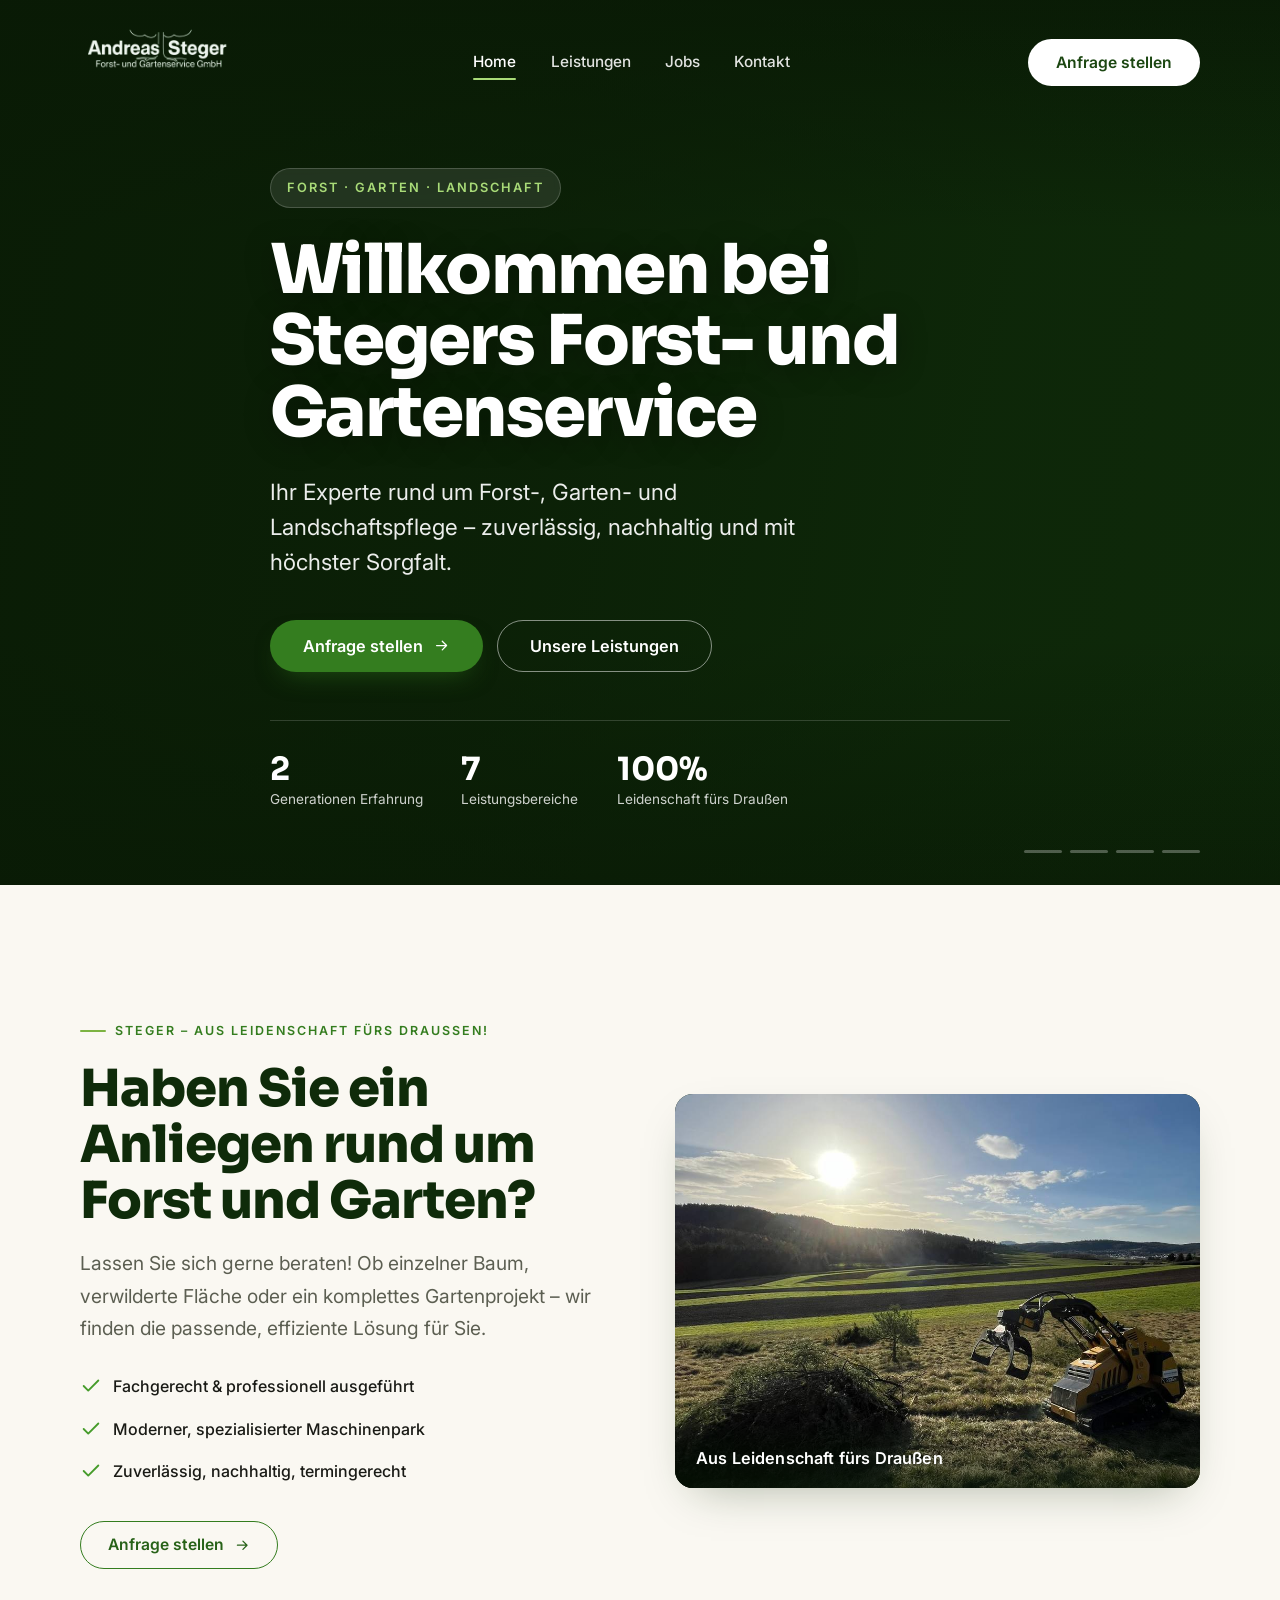
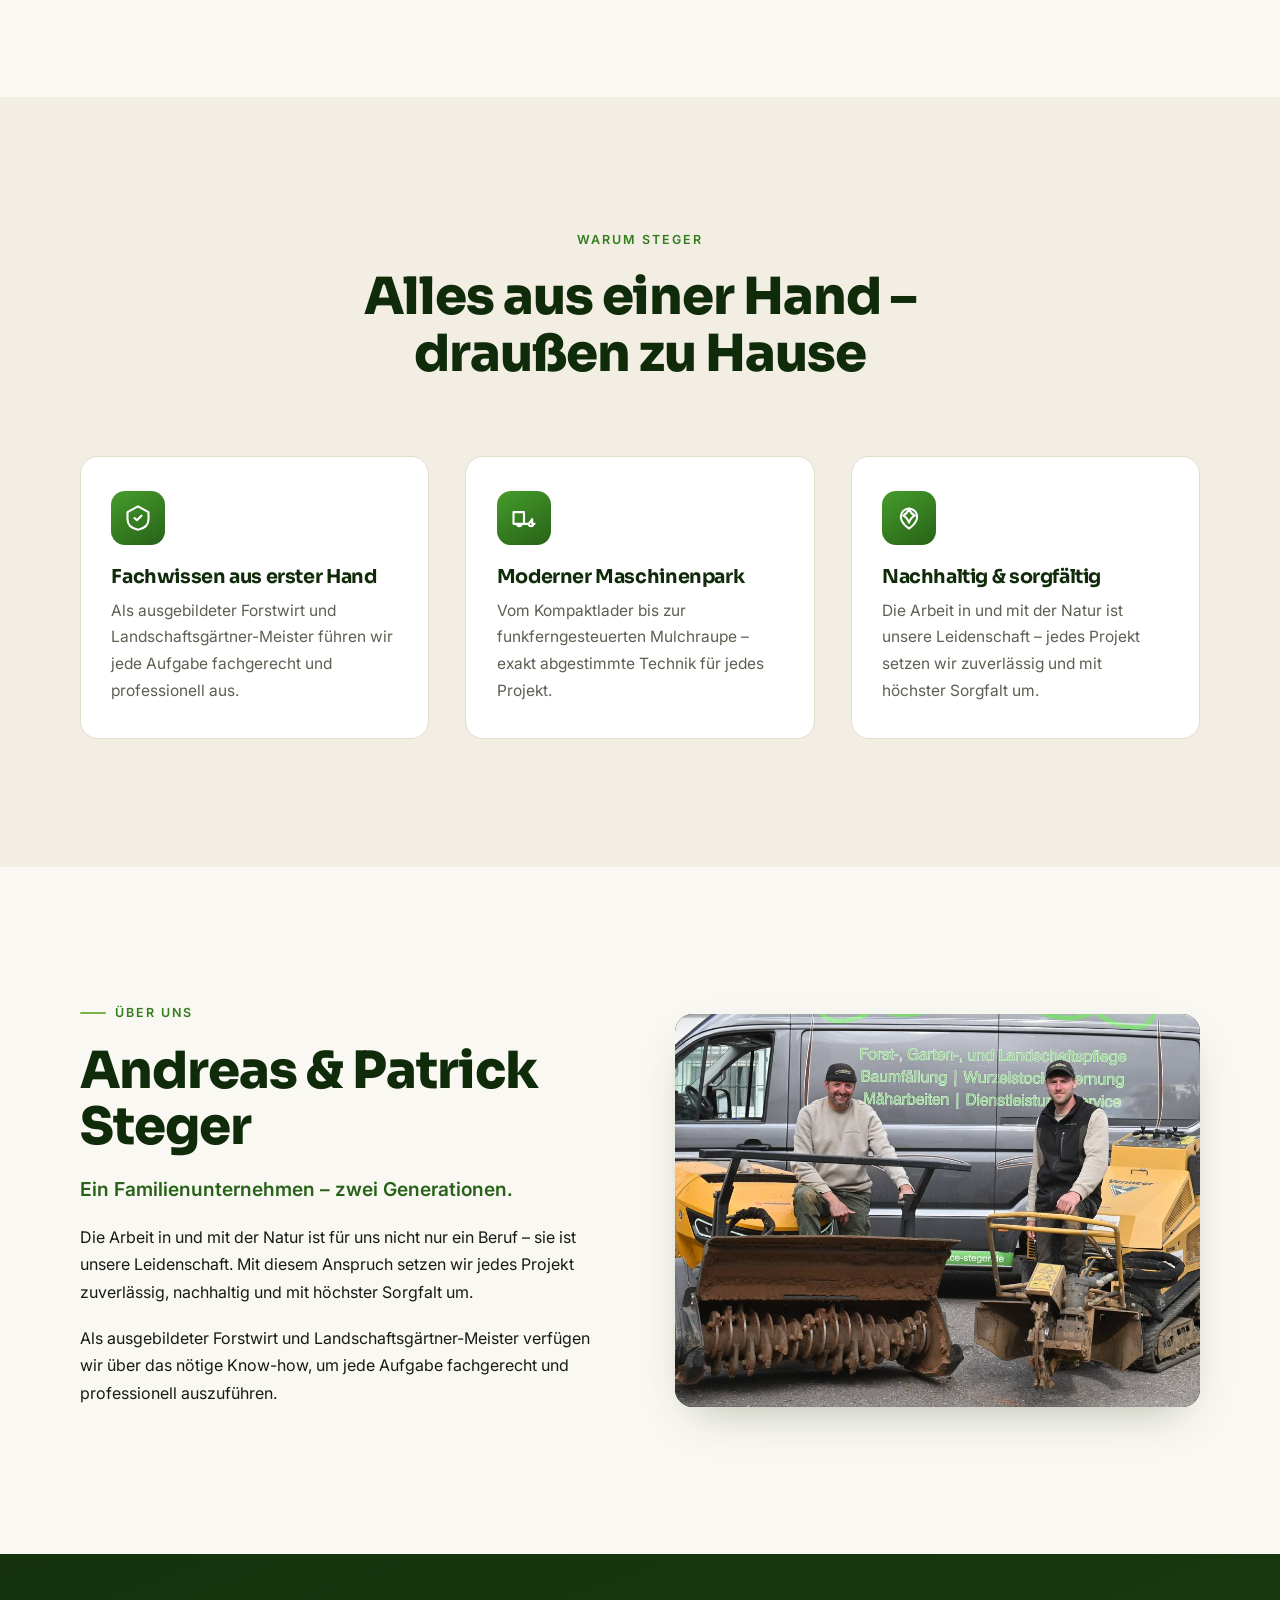
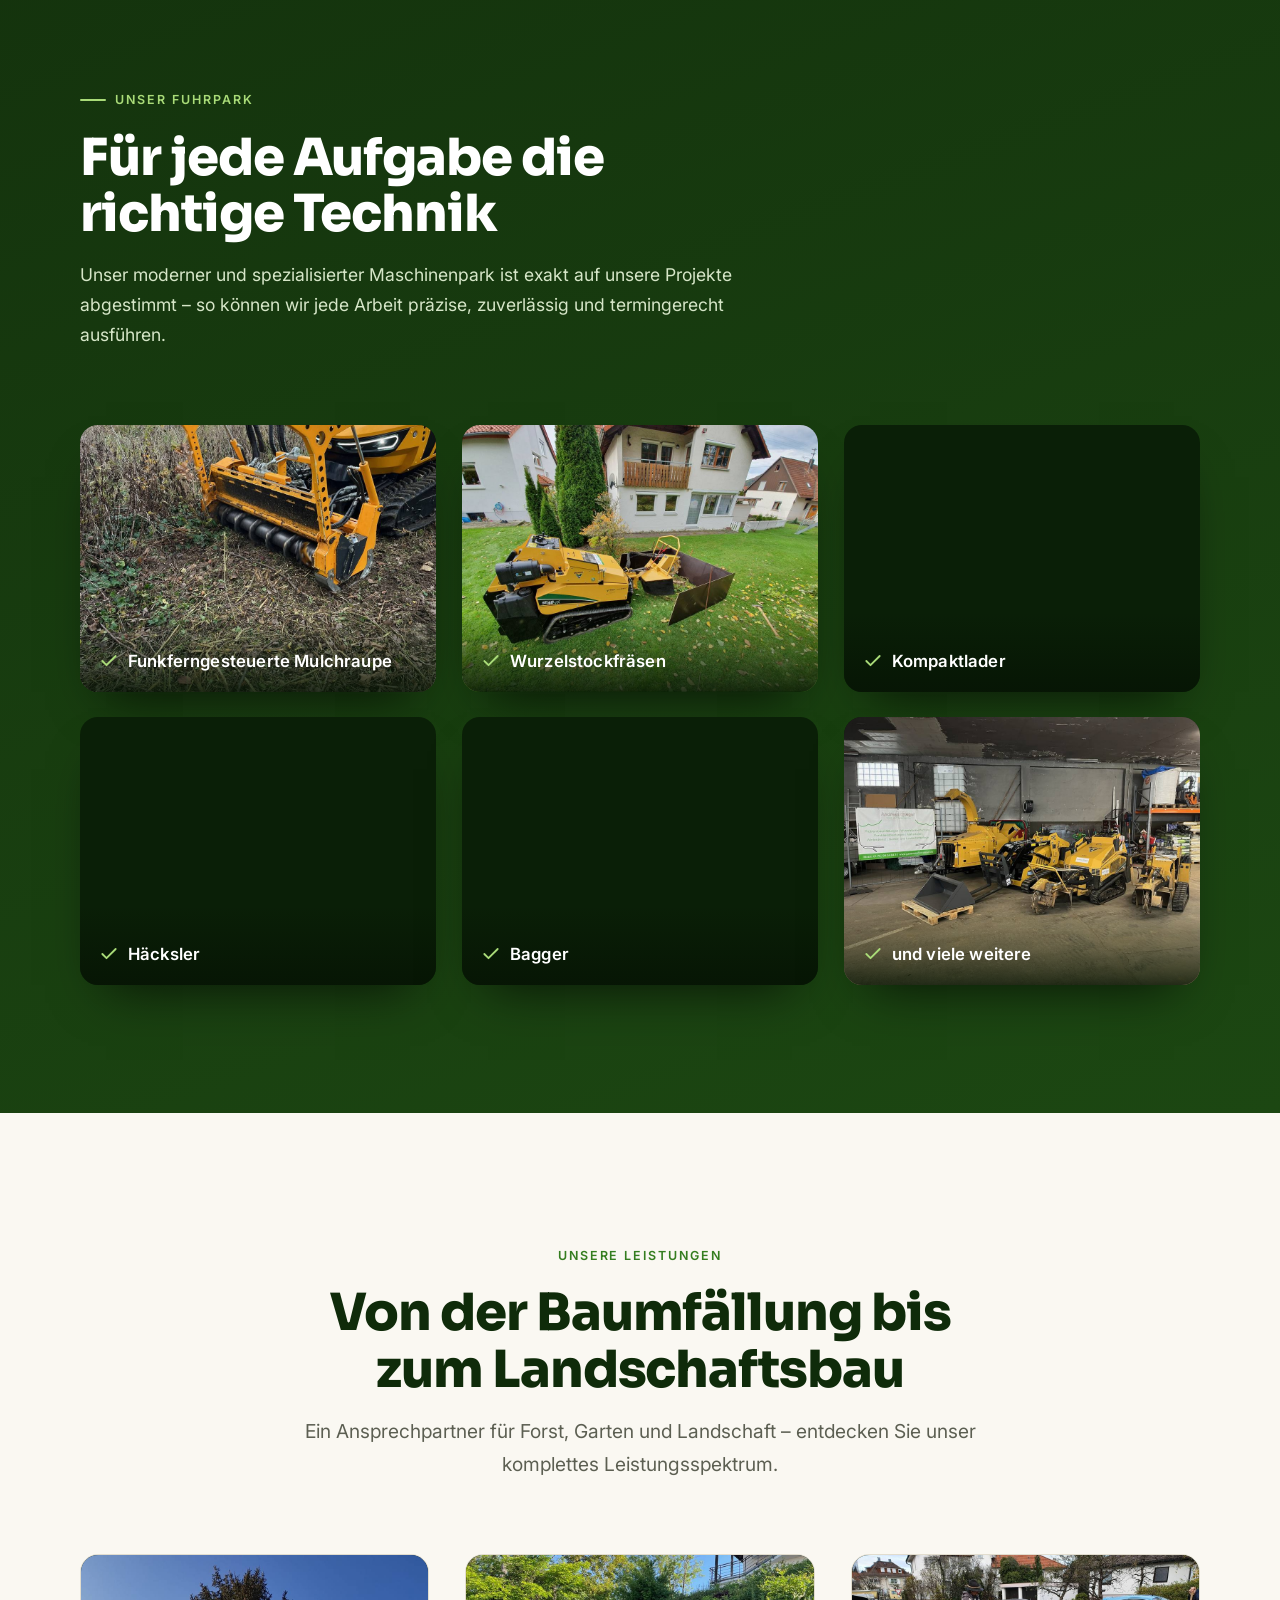
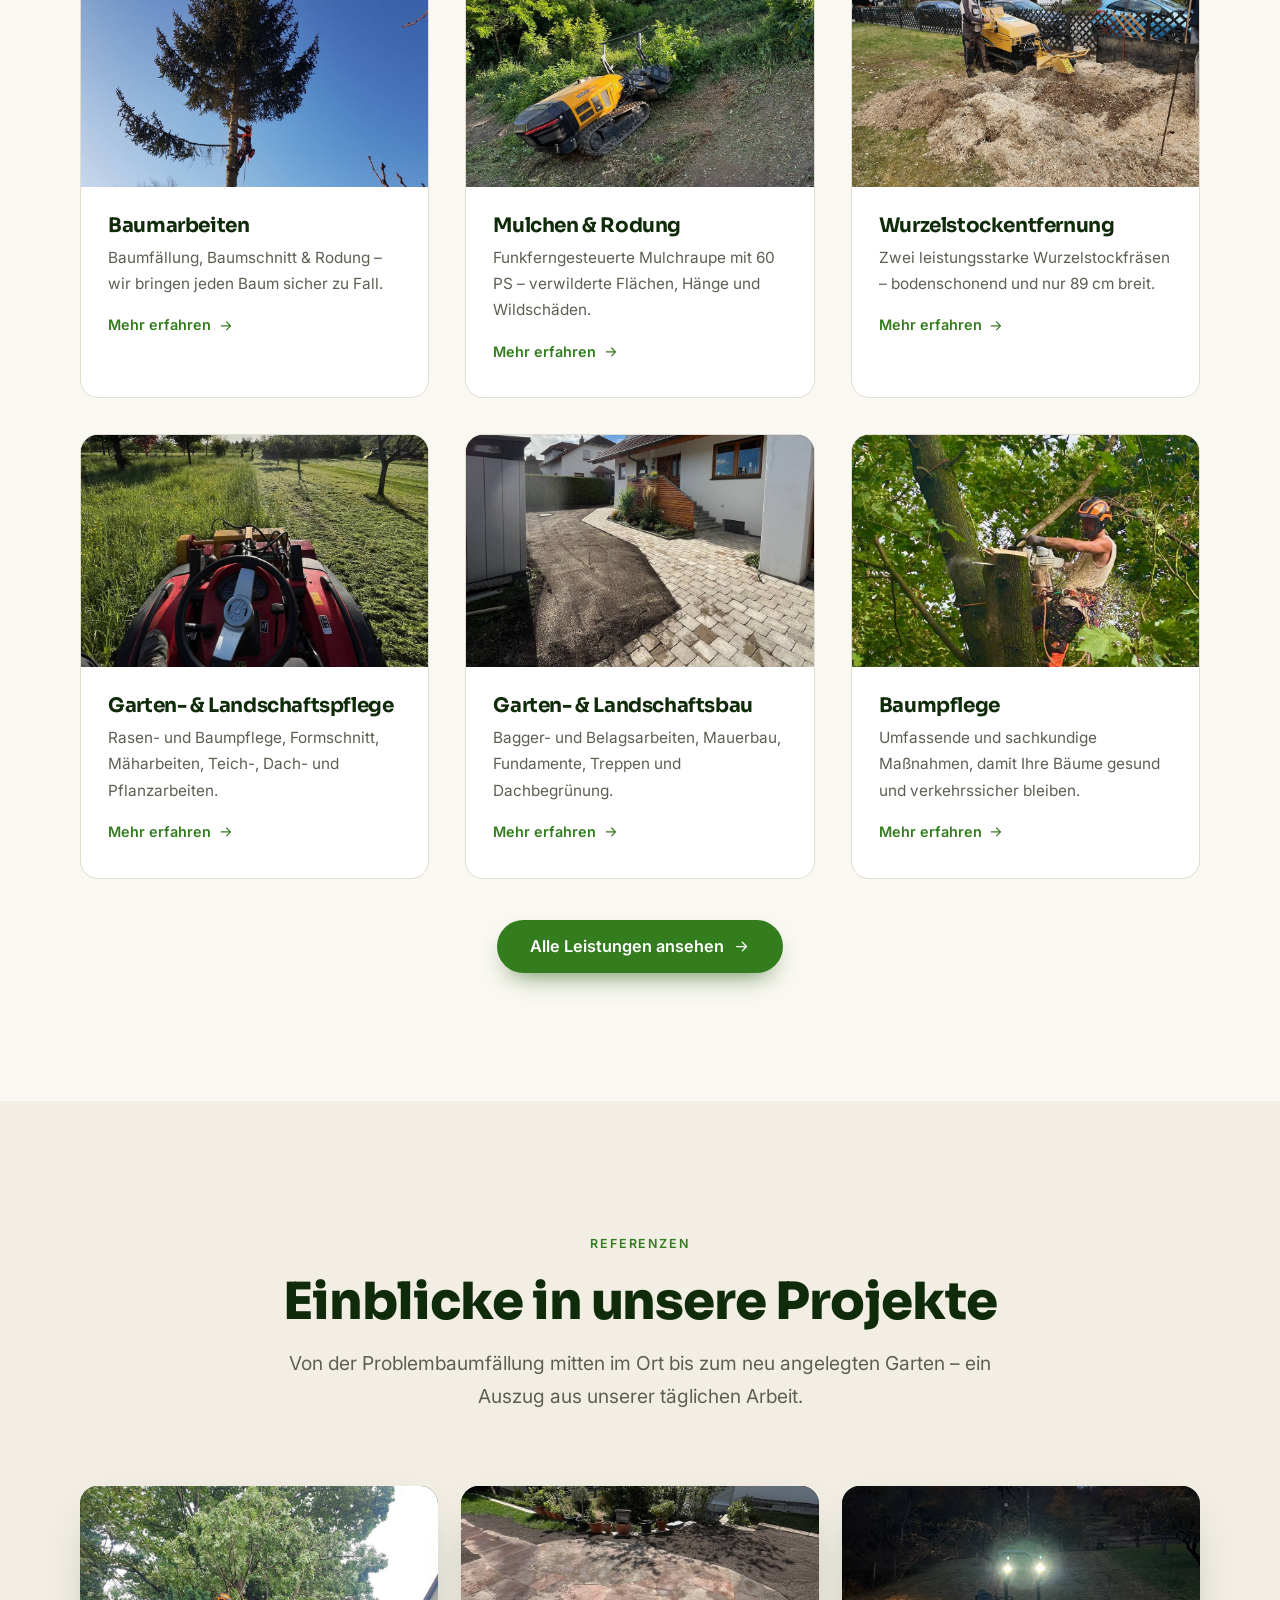
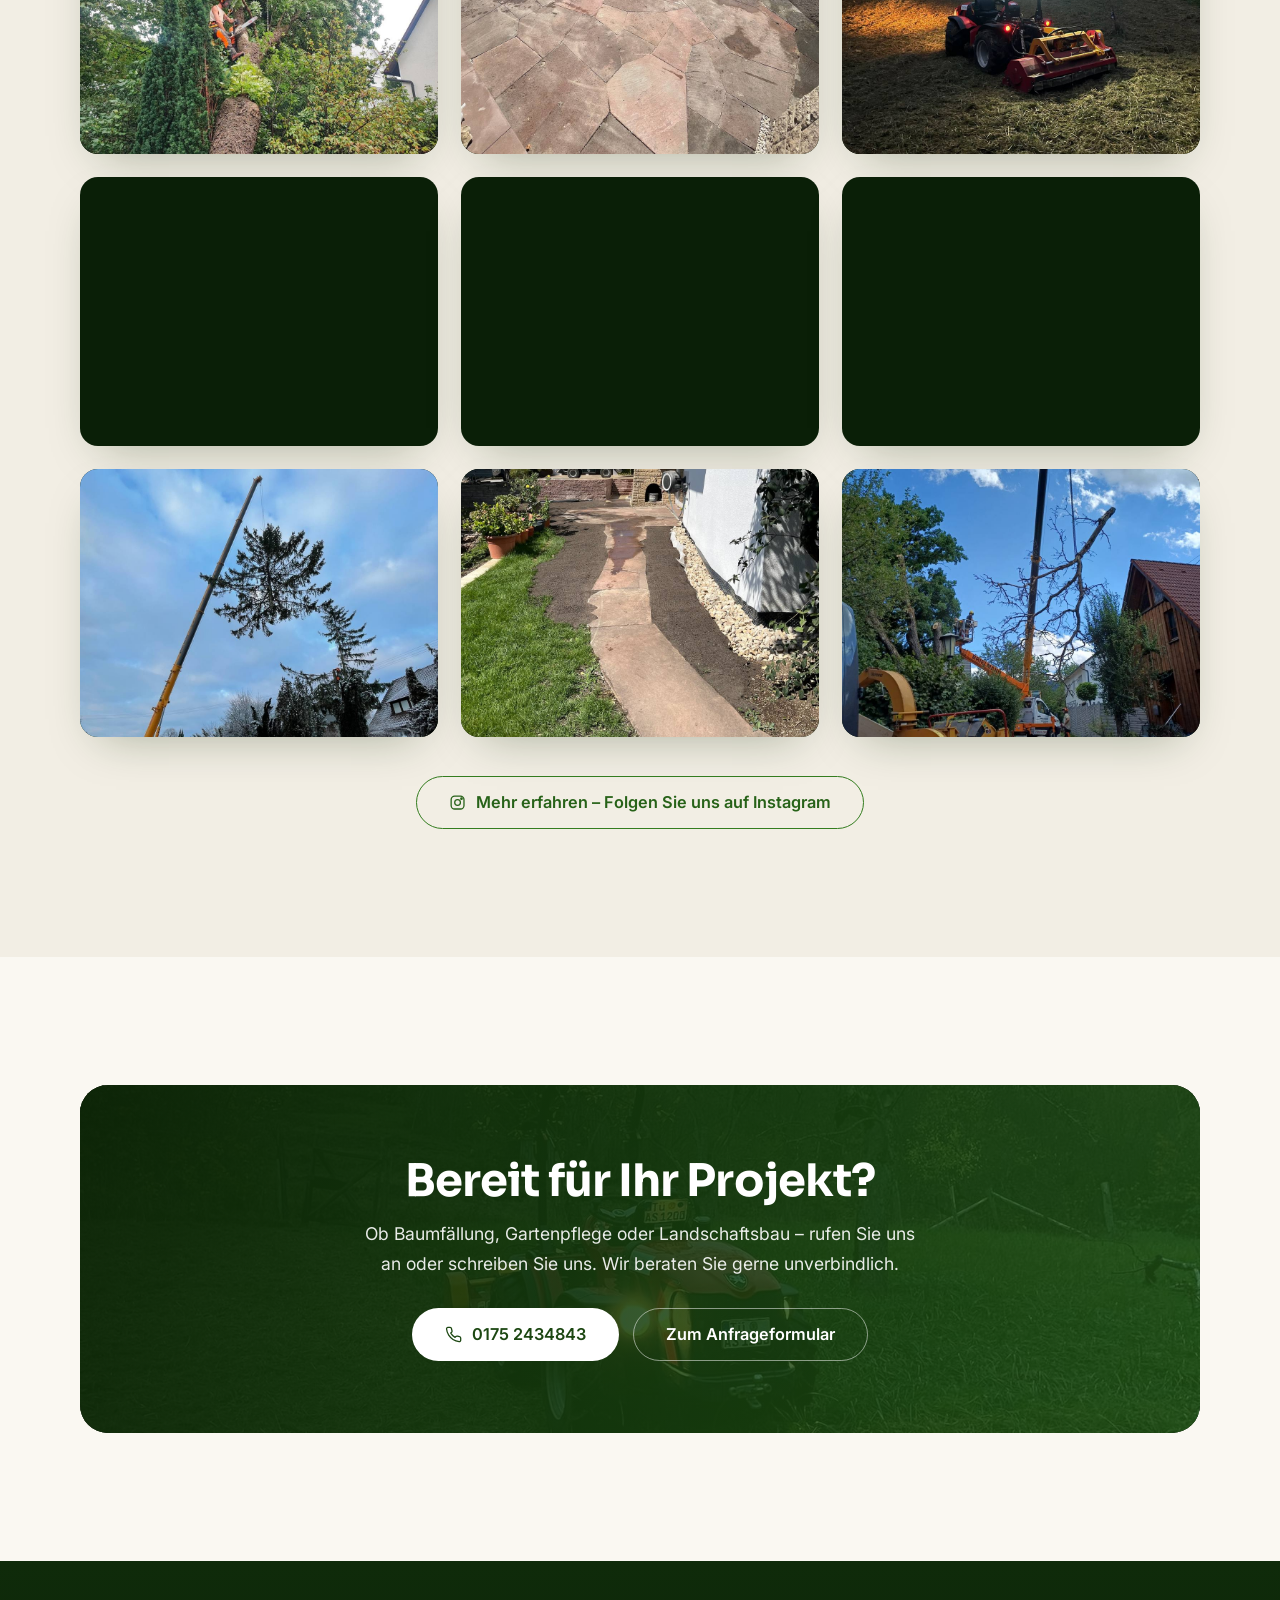
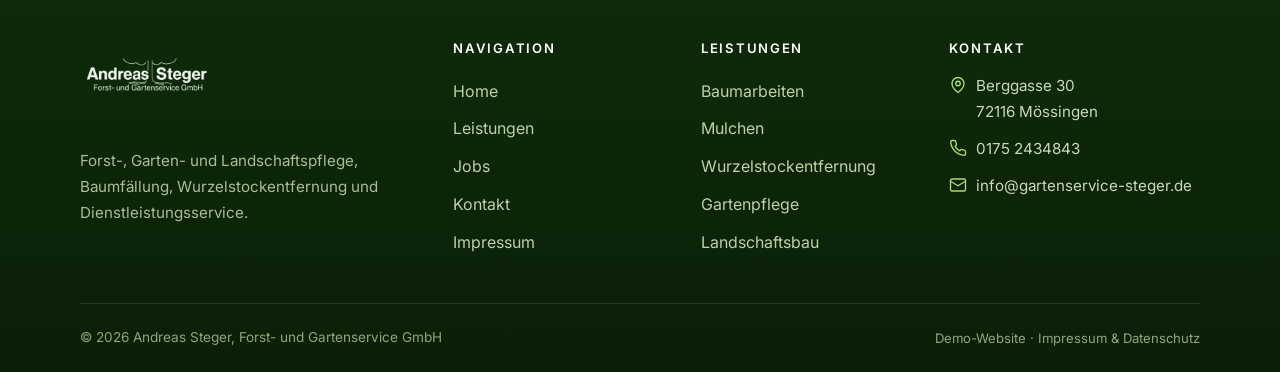
<file: index.html>
<!DOCTYPE html>
<html lang="de">
<head>
<meta charset="UTF-8">
<meta name="viewport" content="width=device-width, initial-scale=1">
<title>Andreas Steger – Forst- und Gartenservice GmbH | Mössingen</title>
<meta name="description" content="Ihr Experte rund um Forst-, Garten- und Landschaftspflege. Baumfällung, Baumpflege, Rodung, Mulchen, Wurzelstockentfernung und Garten- und Landschaftsbau aus Mössingen.">
<link rel="icon" href="assets/img/favicon.svg" type="image/svg+xml">
<link rel="stylesheet" href="assets/css/style.css?v=20261013-4">
</head>
<body>
<a class="skip" href="#main">Zum Inhalt springen</a>
<div class="nav-backdrop"></div>

<!-- ============ HEADER ============ -->
<header class="header">
  <div class="container header__inner">
    <a href="index.html" class="brand" aria-label="Andreas Steger Forst- und Gartenservice GmbH – Startseite">
      <img class="brand__logo" src="assets/img/logo.png" alt="Andreas Steger – Forst- und Gartenservice GmbH">
    </a>
    <nav class="nav" aria-label="Hauptnavigation">
      <a href="index.html" class="active">Home</a>
      <a href="leistungen.html">Leistungen</a>
      <a href="jobs.html">Jobs</a>
      <a href="kontakt.html">Kontakt</a>
      <div class="nav__cta"><a class="btn btn--light" href="kontakt.html">Anfrage stellen</a></div>
    </nav>
    <div class="header__cta">
      <a class="btn btn--light" href="kontakt.html">Anfrage stellen</a>
      <button class="nav-toggle" aria-label="Menü öffnen" aria-expanded="false">
        <svg class="burger" viewBox="0 0 24 24" fill="none" stroke="currentColor" stroke-width="2" stroke-linecap="round"><path d="M4 7h16M4 12h16M4 17h16"/></svg>
        <svg class="x" viewBox="0 0 24 24" fill="none" stroke="currentColor" stroke-width="2" stroke-linecap="round"><path d="M6 6l12 12M18 6L6 18"/></svg>
      </button>
    </div>
  </div>
</header>

<main id="main">

<!-- ============ HERO ============ -->
<section class="hero hero--photo">
  <div class="hero__bg hero__slides" aria-hidden="true">
    <img class="hero__img" src="assets/img/photos/hero-baumfaellung-kletterer.jpg" alt="" fetchpriority="high" decoding="async">
    <img class="hero__img" src="assets/img/photos/hero-mulchraupe-abendrot.jpg" alt="" decoding="async">
    <img class="hero__img" src="assets/img/photos/hero-kranfaellung-winter.jpg" alt="" decoding="async">
    <img class="hero__img" src="assets/img/photos/hero-hofeinfahrt.jpg" alt="" decoding="async">
  </div>
  <div class="hero__scrim"></div>
  <div class="container hero__inner" data-reveal>
    <span class="hero__eyebrow">Forst · Garten · Landschaft</span>
    <h1>Willkommen bei Stegers Forst- und Gartenservice</h1>
    <p class="hero__sub">Ihr Experte rund um Forst-, Garten- und Landschaftspflege – zuverlässig, nachhaltig und mit höchster Sorgfalt.</p>
    <div class="hero__actions">
      <a class="btn btn--primary btn--lg" href="kontakt.html">Anfrage stellen
        <svg viewBox="0 0 24 24" fill="none" stroke="currentColor" stroke-width="1.8" stroke-linecap="round" stroke-linejoin="round"><path d="M5 12h14M13 6l6 6-6 6"/></svg></a>
      <a class="btn btn--ghost btn--lg" href="leistungen.html">Unsere Leistungen</a>
    </div>
    <div class="hero__stats">
      <div class="stat"><b>2</b><span>Generationen Erfahrung</span></div>
      <div class="stat"><b>7</b><span>Leistungsbereiche</span></div>
      <div class="stat"><b>100%</b><span>Leidenschaft fürs Draußen</span></div>
    </div>
  </div>
  <div class="hero__dots" aria-hidden="true"><span></span><span></span><span></span><span></span></div>
</section>

<!-- ============ LEIDENSCHAFT / INTRO ============ -->
<section class="section section--cream" id="leidenschaft">
  <div class="container">
    <div class="split">
      <div data-reveal>
        <p class="eyebrow">Steger – aus Leidenschaft fürs Draußen!</p>
        <h2 class="h2">Haben Sie ein Anliegen rund um Forst und Garten?</h2>
        <p class="lead">Lassen Sie sich gerne beraten! Ob einzelner Baum, verwilderte Fläche oder ein komplettes Garten­projekt – wir finden die passende, effiziente Lösung für Sie.</p>
        <ul class="check">
          <li><svg viewBox="0 0 24 24" fill="none" stroke="currentColor" stroke-width="2" stroke-linecap="round" stroke-linejoin="round"><path d="M20 6 9 17l-5-5"/></svg> Fachgerecht &amp; professionell ausgeführt</li>
          <li><svg viewBox="0 0 24 24" fill="none" stroke="currentColor" stroke-width="2" stroke-linecap="round" stroke-linejoin="round"><path d="M20 6 9 17l-5-5"/></svg> Moderner, spezialisierter Maschinenpark</li>
          <li><svg viewBox="0 0 24 24" fill="none" stroke="currentColor" stroke-width="2" stroke-linecap="round" stroke-linejoin="round"><path d="M20 6 9 17l-5-5"/></svg> Zuverlässig, nachhaltig, termingerecht</li>
        </ul>
        <a class="btn btn--outline" href="kontakt.html">Anfrage stellen
          <svg viewBox="0 0 24 24" fill="none" stroke="currentColor" stroke-width="1.8" stroke-linecap="round" stroke-linejoin="round"><path d="M5 12h14M13 6l6 6-6 6"/></svg></a>
      </div>
      <div class="split__media" data-reveal>
        <figure class="media media--photo ratio-4x3"><img class="media__img" src="assets/img/photos/leidenschaft-draussen.jpg" alt="Kompaktlader von Steger auf einer Wiese im Abendlicht" loading="lazy" decoding="async"><span class="media__label">Aus Leidenschaft fürs Draußen</span></figure>
      </div>
    </div>
  </div>
</section>

<!-- ============ VALUE / TRUST ============ -->
<section class="section section--sand">
  <div class="container">
    <div class="section-head center" data-reveal>
      <p class="eyebrow">Warum Steger</p>
      <h2 class="h2">Alles aus einer Hand – draußen zu Hause</h2>
    </div>
    <div class="grid grid-3">
      <div class="value" data-reveal>
        <div class="value__ic"><svg viewBox="0 0 24 24" fill="none" stroke="currentColor" stroke-width="1.8" stroke-linecap="round" stroke-linejoin="round"><path d="M12 2 3 7v6c0 5 4 8 9 9 5-1 9-4 9-9V7l-9-5Z"/><path d="m9 12 2 2 4-4"/></svg></div>
        <h3>Fachwissen aus erster Hand</h3>
        <p>Als ausgebildeter Forstwirt und Landschaftsgärtner-Meister führen wir jede Aufgabe fachgerecht und professionell aus.</p>
      </div>
      <div class="value" data-reveal>
        <div class="value__ic"><svg viewBox="0 0 24 24" fill="none" stroke="currentColor" stroke-width="1.8" stroke-linecap="round" stroke-linejoin="round"><path d="M3 17h13l3-4v4h2M6 17a2 2 0 1 0 4 0M16 17a2 2 0 1 0 4 0M3 17V7h9v10"/></svg></div>
        <h3>Moderner Maschinenpark</h3>
        <p>Vom Kompaktlader bis zur funkferngesteuerten Mulchraupe – exakt abgestimmte Technik für jedes Projekt.</p>
      </div>
      <div class="value" data-reveal>
        <div class="value__ic"><svg viewBox="0 0 24 24" fill="none" stroke="currentColor" stroke-width="1.8" stroke-linecap="round" stroke-linejoin="round"><path d="M12 21s-7-4.4-7-10a7 7 0 0 1 14 0c0 5.6-7 10-7 10Z"/><path d="M12 4c1 3 3 5 5 6-2 1-4 3-5 6-1-3-3-5-5-6 2-1 4-3 5-6Z"/></svg></div>
        <h3>Nachhaltig &amp; sorgfältig</h3>
        <p>Die Arbeit in und mit der Natur ist unsere Leidenschaft – jedes Projekt setzen wir zuverlässig und mit höchster Sorgfalt um.</p>
      </div>
    </div>
  </div>
</section>

<!-- ============ ÜBER UNS ============ -->
<section class="section section--cream anchor" id="ueber-uns">
  <div class="container">
    <div class="split split--reverse">
      <div data-reveal>
        <p class="eyebrow">Über uns</p>
        <h2 class="h2">Andreas &amp; Patrick Steger</h2>
        <p class="lead" style="color:var(--forest-700);font-weight:600">Ein Familienunternehmen – zwei Generationen.</p>
        <p>Die Arbeit in und mit der Natur ist für uns nicht nur ein Beruf – sie ist unsere Leidenschaft. Mit diesem Anspruch setzen wir jedes Projekt zuverlässig, nachhaltig und mit höchster Sorgfalt um.</p>
        <p>Als ausgebildeter Forstwirt und Landschaftsgärtner-Meister verfügen wir über das nötige Know-how, um jede Aufgabe fachgerecht und professionell auszuführen.</p>
      </div>
      <div class="split__media" data-reveal>
        <figure class="media media--photo ratio-4x3">
          <img class="media__img" src="assets/img/photos/ueber-uns-team.jpg" alt="Andreas und Patrick Steger vor ihren Maschinen" loading="lazy" decoding="async">
        </figure>
      </div>
    </div>
  </div>
</section>

<!-- ============ FUHRPARK ============ -->
<section class="section section--forest anchor" id="fuhrpark">
  <div class="container">
    <div class="section-head" data-reveal>
      <p class="eyebrow">Unser Fuhrpark</p>
      <h2 class="h2">Für jede Aufgabe die richtige Technik</h2>
      <p style="color:#d6e6c8;font-size:1.1rem;margin-top:1.1rem">Unser moderner und spezialisierter Maschinenpark ist exakt auf unsere Projekte abgestimmt – so können wir jede Arbeit präzise, zuverlässig und termingerecht ausführen.</p>
    </div>
    <div class="machines">
      <figure class="media media--photo machine" data-reveal><img class="media__img" src="assets/img/photos/fuhrpark-mulchraupe.jpg" alt="Funkferngesteuerte Mulchraupe von Steger" loading="lazy" decoding="async"><span class="media__label"><svg viewBox="0 0 24 24" fill="none" stroke="currentColor" stroke-width="2.2" stroke-linecap="round" stroke-linejoin="round" aria-hidden="true"><path d="M20 6 9 17l-5-5"/></svg>Funkferngesteuerte Mulchraupe</span></figure>
      <figure class="media media--photo machine" data-reveal><img class="media__img" src="assets/img/photos/fuhrpark-wurzelstockfraese.jpg" alt="Wurzelstockfräse von Steger" loading="lazy" decoding="async"><span class="media__label"><svg viewBox="0 0 24 24" fill="none" stroke="currentColor" stroke-width="2.2" stroke-linecap="round" stroke-linejoin="round" aria-hidden="true"><path d="M20 6 9 17l-5-5"/></svg>Wurzelstockfräsen</span></figure>
      <figure class="media media--photo machine" data-reveal><img class="media__img" src="assets/img/photos/fuhrpark-kompaktlader.jpg" alt="Kompaktlader mit Greifer beim Abtransport eines Stamms" loading="lazy" decoding="async"><span class="media__label"><svg viewBox="0 0 24 24" fill="none" stroke="currentColor" stroke-width="2.2" stroke-linecap="round" stroke-linejoin="round" aria-hidden="true"><path d="M20 6 9 17l-5-5"/></svg>Kompaktlader</span></figure>
      <figure class="media media--photo machine" data-reveal><img class="media__img" src="assets/img/photos/fuhrpark-haecksler.jpg" alt="Häcksler von Steger" loading="lazy" decoding="async"><span class="media__label"><svg viewBox="0 0 24 24" fill="none" stroke="currentColor" stroke-width="2.2" stroke-linecap="round" stroke-linejoin="round" aria-hidden="true"><path d="M20 6 9 17l-5-5"/></svg>Häcksler</span></figure>
      <figure class="media media--photo machine" data-reveal><img class="media__img" src="assets/img/photos/fuhrpark-bagger-schotter.jpg" alt="Mobilbagger beim Verteilen von Schotter" loading="lazy" decoding="async"><span class="media__label"><svg viewBox="0 0 24 24" fill="none" stroke="currentColor" stroke-width="2.2" stroke-linecap="round" stroke-linejoin="round" aria-hidden="true"><path d="M20 6 9 17l-5-5"/></svg>Bagger</span></figure>
      <figure class="media media--photo machine" data-reveal><img class="media__img" src="assets/img/photos/fuhrpark-maschinenhalle.jpg" alt="Die Maschinenhalle von Steger" loading="lazy" decoding="async"><span class="media__label"><svg viewBox="0 0 24 24" fill="none" stroke="currentColor" stroke-width="2.2" stroke-linecap="round" stroke-linejoin="round" aria-hidden="true"><path d="M20 6 9 17l-5-5"/></svg>und viele weitere</span></figure>
    </div>
  </div>
</section>

<!-- ============ LEISTUNGEN PREVIEW ============ -->
<section class="section section--cream">
  <div class="container">
    <div class="section-head center" data-reveal>
      <p class="eyebrow">Unsere Leistungen</p>
      <h2 class="h2">Von der Baumfällung bis zum Landschaftsbau</h2>
      <p class="lead">Ein Ansprechpartner für Forst, Garten und Landschaft – entdecken Sie unser komplettes Leistungsspektrum.</p>
    </div>
    <div class="grid grid-3">
      <a class="scard" href="leistungen.html#baumarbeiten" data-reveal>
        <figure class="media media--photo ratio-3x2"><img class="media__img" src="assets/img/photos/home-baumarbeiten-kletterer.jpg" alt="Baumkletterer bei der Fällung einer Fichte" loading="lazy" decoding="async"></figure>
        <div class="scard__body">
          <h3>Baumarbeiten</h3>
          <p>Baumfällung, Baumschnitt &amp; Rodung – wir bringen jeden Baum sicher zu Fall.</p>
          <span class="scard__more">Mehr erfahren <svg viewBox="0 0 24 24" fill="none" stroke="currentColor" stroke-width="1.8" stroke-linecap="round" stroke-linejoin="round"><path d="M5 12h14M13 6l6 6-6 6"/></svg></span>
        </div>
      </a>
      <a class="scard" href="leistungen.html#mulchen" data-reveal>
        <figure class="media media--photo ratio-3x2"><img class="media__img" src="assets/img/photos/home-mulchen-hang.jpg" alt="Ferngesteuerte Mulchraupe beim Mulchen eines steilen Hangs" loading="lazy" decoding="async"></figure>
        <div class="scard__body">
          <h3>Mulchen &amp; Rodung</h3>
          <p>Funkferngesteuerte Mulchraupe mit 60 PS – verwilderte Flächen, Hänge und Wildschäden.</p>
          <span class="scard__more">Mehr erfahren <svg viewBox="0 0 24 24" fill="none" stroke="currentColor" stroke-width="1.8" stroke-linecap="round" stroke-linejoin="round"><path d="M5 12h14M13 6l6 6-6 6"/></svg></span>
        </div>
      </a>
      <a class="scard" href="leistungen.html#wurzelstock" data-reveal>
        <figure class="media media--photo ratio-3x2"><img class="media__img" src="assets/img/photos/home-wurzelstock.jpg" alt="Wurzelstockfräse im Einsatz" loading="lazy" decoding="async"></figure>
        <div class="scard__body">
          <h3>Wurzelstockentfernung</h3>
          <p>Zwei leistungsstarke Wurzelstockfräsen – bodenschonend und nur 89 cm breit.</p>
          <span class="scard__more">Mehr erfahren <svg viewBox="0 0 24 24" fill="none" stroke="currentColor" stroke-width="1.8" stroke-linecap="round" stroke-linejoin="round"><path d="M5 12h14M13 6l6 6-6 6"/></svg></span>
        </div>
      </a>
      <a class="scard" href="leistungen.html#gartenpflege" data-reveal>
        <figure class="media media--photo ratio-3x2"><img class="media__img" src="assets/img/photos/home-gartenpflege.jpg" alt="Mäharbeiten auf einer Streuobstwiese" loading="lazy" decoding="async"></figure>
        <div class="scard__body">
          <h3>Garten- &amp; Landschaftspflege</h3>
          <p>Rasen- und Baumpflege, Form­schnitt, Mäharbeiten, Teich-, Dach- und Pflanzarbeiten.</p>
          <span class="scard__more">Mehr erfahren <svg viewBox="0 0 24 24" fill="none" stroke="currentColor" stroke-width="1.8" stroke-linecap="round" stroke-linejoin="round"><path d="M5 12h14M13 6l6 6-6 6"/></svg></span>
        </div>
      </a>
      <a class="scard" href="leistungen.html#landschaftsbau" data-reveal>
        <figure class="media media--photo ratio-3x2"><img class="media__img" src="assets/img/photos/home-landschaftsbau.jpg" alt="Neu gepflasterter Weg am Haus" loading="lazy" decoding="async"></figure>
        <div class="scard__body">
          <h3>Garten- &amp; Landschaftsbau</h3>
          <p>Bagger- und Belagsarbeiten, Mauerbau, Fundamente, Treppen und Dachbegrünung.</p>
          <span class="scard__more">Mehr erfahren <svg viewBox="0 0 24 24" fill="none" stroke="currentColor" stroke-width="1.8" stroke-linecap="round" stroke-linejoin="round"><path d="M5 12h14M13 6l6 6-6 6"/></svg></span>
        </div>
      </a>
      <a class="scard" href="leistungen.html#baumpflege" data-reveal>
        <figure class="media media--photo ratio-3x2"><img class="media__img" src="assets/img/photos/home-baumpflege.jpg" alt="Baumpflege in der Krone" loading="lazy" decoding="async"></figure>
        <div class="scard__body">
          <h3>Baumpflege</h3>
          <p>Umfassende und sachkundige Maßnahmen, damit Ihre Bäume gesund und verkehrssicher bleiben.</p>
          <span class="scard__more">Mehr erfahren <svg viewBox="0 0 24 24" fill="none" stroke="currentColor" stroke-width="1.8" stroke-linecap="round" stroke-linejoin="round"><path d="M5 12h14M13 6l6 6-6 6"/></svg></span>
        </div>
      </a>
    </div>
    <div class="text-center" style="margin-top:2.6rem" data-reveal>
      <a class="btn btn--primary btn--lg" href="leistungen.html">Alle Leistungen ansehen
        <svg viewBox="0 0 24 24" fill="none" stroke="currentColor" stroke-width="1.8" stroke-linecap="round" stroke-linejoin="round"><path d="M5 12h14M13 6l6 6-6 6"/></svg></a>
    </div>
  </div>
</section>

<!-- ============ REFERENZEN ============ -->
<section class="section section--sand anchor" id="referenzen">
  <div class="container">
    <div class="section-head center" data-reveal>
      <p class="eyebrow">Referenzen</p>
      <h2 class="h2">Einblicke in unsere Projekte</h2>
      <p class="lead">Von der Problembaumfällung mitten im Ort bis zum neu angelegten Garten – ein Auszug aus unserer täglichen Arbeit.</p>
    </div>
    <div class="gallery" data-reveal>
      <figure class="media media--photo g"><img class="media__img" src="assets/img/photos/ref-kletterer-nadelbaum.jpg" alt="Baumfällung per Klettertechnik im Garten" loading="lazy" decoding="async"><span class="media__label">Baumfällung</span></figure>
      <figure class="media media--photo g"><img class="media__img" src="assets/img/photos/ref-natursteinterrasse.jpg" alt="Neu verlegte Natursteinterrasse" loading="lazy" decoding="async"><span class="media__label">Natursteinterrasse</span></figure>
      <figure class="media media--photo g"><img class="media__img" src="assets/img/photos/ref-mulchen-nacht.jpg" alt="Mulcharbeiten in der Abenddämmerung" loading="lazy" decoding="async"><span class="media__label">Mulcharbeiten</span></figure>
      <figure class="media media--photo g"><img class="media__img" src="assets/img/photos/ref-kran-strasse.jpg" alt="Kranfällung an der Ortsdurchfahrt" loading="lazy" decoding="async"><span class="media__label">Kranfällung</span></figure>
      <figure class="media media--photo g"><img class="media__img" src="assets/img/photos/ref-wurzelstock-garten.jpg" alt="Wurzelstockentfernung im Garten" loading="lazy" decoding="async"><span class="media__label">Wurzelstockentfernung</span></figure>
      <figure class="media media--photo g"><img class="media__img" src="assets/img/photos/ref-terrasse-pflaster.jpg" alt="Neu gepflasterte Terrasse" loading="lazy" decoding="async"><span class="media__label">Pflasterarbeiten</span></figure>
      <figure class="media media--photo g"><img class="media__img" src="assets/img/photos/ref-kranfaellung-winter.jpg" alt="Kranfällung im Winter" loading="lazy" decoding="async"><span class="media__label">Kranfällung im Winter</span></figure>
      <figure class="media media--photo g"><img class="media__img" src="assets/img/photos/ref-natursteinweg.jpg" alt="Neu angelegter Natursteinweg" loading="lazy" decoding="async"><span class="media__label">Wegebau</span></figure>
      <figure class="media media--photo g"><img class="media__img" src="assets/img/photos/ref-kran-haecksler.jpg" alt="Baumarbeiten mit Hubsteiger und Häcksler" loading="lazy" decoding="async"><span class="media__label">Hubsteiger &amp; Häcksler</span></figure>
    </div>
    <div class="text-center" style="margin-top:2.4rem" data-reveal>
      <a class="btn btn--outline btn--lg" href="https://www.instagram.com/" target="_blank" rel="noopener">
        <svg viewBox="0 0 24 24" fill="none" stroke="currentColor" stroke-width="1.8" stroke-linecap="round" stroke-linejoin="round"><rect x="3" y="3" width="18" height="18" rx="5"/><circle cx="12" cy="12" r="4"/><circle cx="17.5" cy="6.5" r="1"/></svg>
        Mehr erfahren – Folgen Sie uns auf Instagram</a>
    </div>
  </div>
</section>

<!-- ============ CTA ============ -->
<section class="section section--cream">
  <div class="container">
    <div class="cta-band cta-band--photo" data-reveal>
      <img class="cta-band__img" src="assets/img/photos/bg-cta-home.jpg" alt="" loading="lazy" decoding="async">
      <div class="cta-band__shade"></div>
      <h2>Bereit für Ihr Projekt?</h2>
      <p>Ob Baumfällung, Gartenpflege oder Landschaftsbau – rufen Sie uns an oder schreiben Sie uns. Wir beraten Sie gerne unverbindlich.</p>
      <div class="hero__actions">
        <a class="btn btn--light btn--lg" href="tel:+491752434843">
          <svg viewBox="0 0 24 24" fill="none" stroke="currentColor" stroke-width="1.8" stroke-linecap="round" stroke-linejoin="round"><path d="M22 16.9v3a2 2 0 0 1-2.2 2 19.8 19.8 0 0 1-8.6-3 19.5 19.5 0 0 1-6-6 19.8 19.8 0 0 1-3-8.7A2 2 0 0 1 4.1 2h3a2 2 0 0 1 2 1.7c.1 1 .4 2 .7 2.9a2 2 0 0 1-.5 2.1L8.1 9.9a16 16 0 0 0 6 6l1.2-1.2a2 2 0 0 1 2.1-.5c.9.3 1.9.6 2.9.7a2 2 0 0 1 1.7 2Z"/></svg>
          0175 2434843</a>
        <a class="btn btn--ghost btn--lg" href="kontakt.html">Zum Anfrageformular</a>
      </div>
    </div>
  </div>
</section>

</main>

<!-- ============ FOOTER ============ -->
<footer class="footer">
  <div class="container">
    <div class="footer__grid">
      <div>
        <a href="index.html" class="brand" style="margin-bottom:1.1rem">
          <img class="brand__logo" src="assets/img/logo.png" alt="Andreas Steger – Forst- und Gartenservice GmbH">
        </a>
        <p>Forst-, Garten- und Landschaftspflege, Baumfällung, Wurzelstockentfernung und Dienstleistungsservice.</p>
      </div>
      <div>
        <h4>Navigation</h4>
        <nav class="footer__links">
          <a href="index.html">Home</a>
          <a href="leistungen.html">Leistungen</a>
          <a href="jobs.html">Jobs</a>
          <a href="kontakt.html">Kontakt</a>
          <a href="impressum.html">Impressum</a>
        </nav>
      </div>
      <div>
        <h4>Leistungen</h4>
        <nav class="footer__links">
          <a href="leistungen.html#baumarbeiten">Baumarbeiten</a>
          <a href="leistungen.html#mulchen">Mulchen</a>
          <a href="leistungen.html#wurzelstock">Wurzelstockentfernung</a>
          <a href="leistungen.html#gartenpflege">Gartenpflege</a>
          <a href="leistungen.html#landschaftsbau">Landschaftsbau</a>
        </nav>
      </div>
      <div class="footer__contact">
        <h4>Kontakt</h4>
        <div><svg viewBox="0 0 24 24" fill="none" stroke="currentColor" stroke-width="1.8" stroke-linecap="round" stroke-linejoin="round"><path d="M20 10c0 6-8 12-8 12s-8-6-8-12a8 8 0 0 1 16 0Z"/><circle cx="12" cy="10" r="3"/></svg><span>Berggasse 30<br>72116 Mössingen</span></div>
        <div><svg viewBox="0 0 24 24" fill="none" stroke="currentColor" stroke-width="1.8" stroke-linecap="round" stroke-linejoin="round"><path d="M22 16.9v3a2 2 0 0 1-2.2 2 19.8 19.8 0 0 1-8.6-3 19.5 19.5 0 0 1-6-6 19.8 19.8 0 0 1-3-8.7A2 2 0 0 1 4.1 2h3a2 2 0 0 1 2 1.7c.1 1 .4 2 .7 2.9a2 2 0 0 1-.5 2.1L8.1 9.9a16 16 0 0 0 6 6l1.2-1.2a2 2 0 0 1 2.1-.5c.9.3 1.9.6 2.9.7a2 2 0 0 1 1.7 2Z"/></svg><a href="tel:+491752434843">0175 2434843</a></div>
        <div><svg viewBox="0 0 24 24" fill="none" stroke="currentColor" stroke-width="1.8" stroke-linecap="round" stroke-linejoin="round"><rect x="2" y="4" width="20" height="16" rx="2"/><path d="m22 7-10 6L2 7"/></svg><a href="mailto:info@gartenservice-steger.de">info@gartenservice-steger.de</a></div>
      </div>
    </div>
    <div class="footer__bar">
      <span>© <span data-year>2026</span> Andreas Steger, Forst- und Gartenservice GmbH</span>
      <span class="footer__made">Demo-Website · <a href="impressum.html">Impressum &amp; Datenschutz</a></span>
    </div>
  </div>
</footer>

<script src="assets/js/main.js?v=20261013-3"></script>
<!-- WEBUNDO Analytics -->
<script src="https://analytics.laendle-digital.com/tracker.js" data-website-id="steger_gartenservice" defer></script>
</body>
</html>
</file>
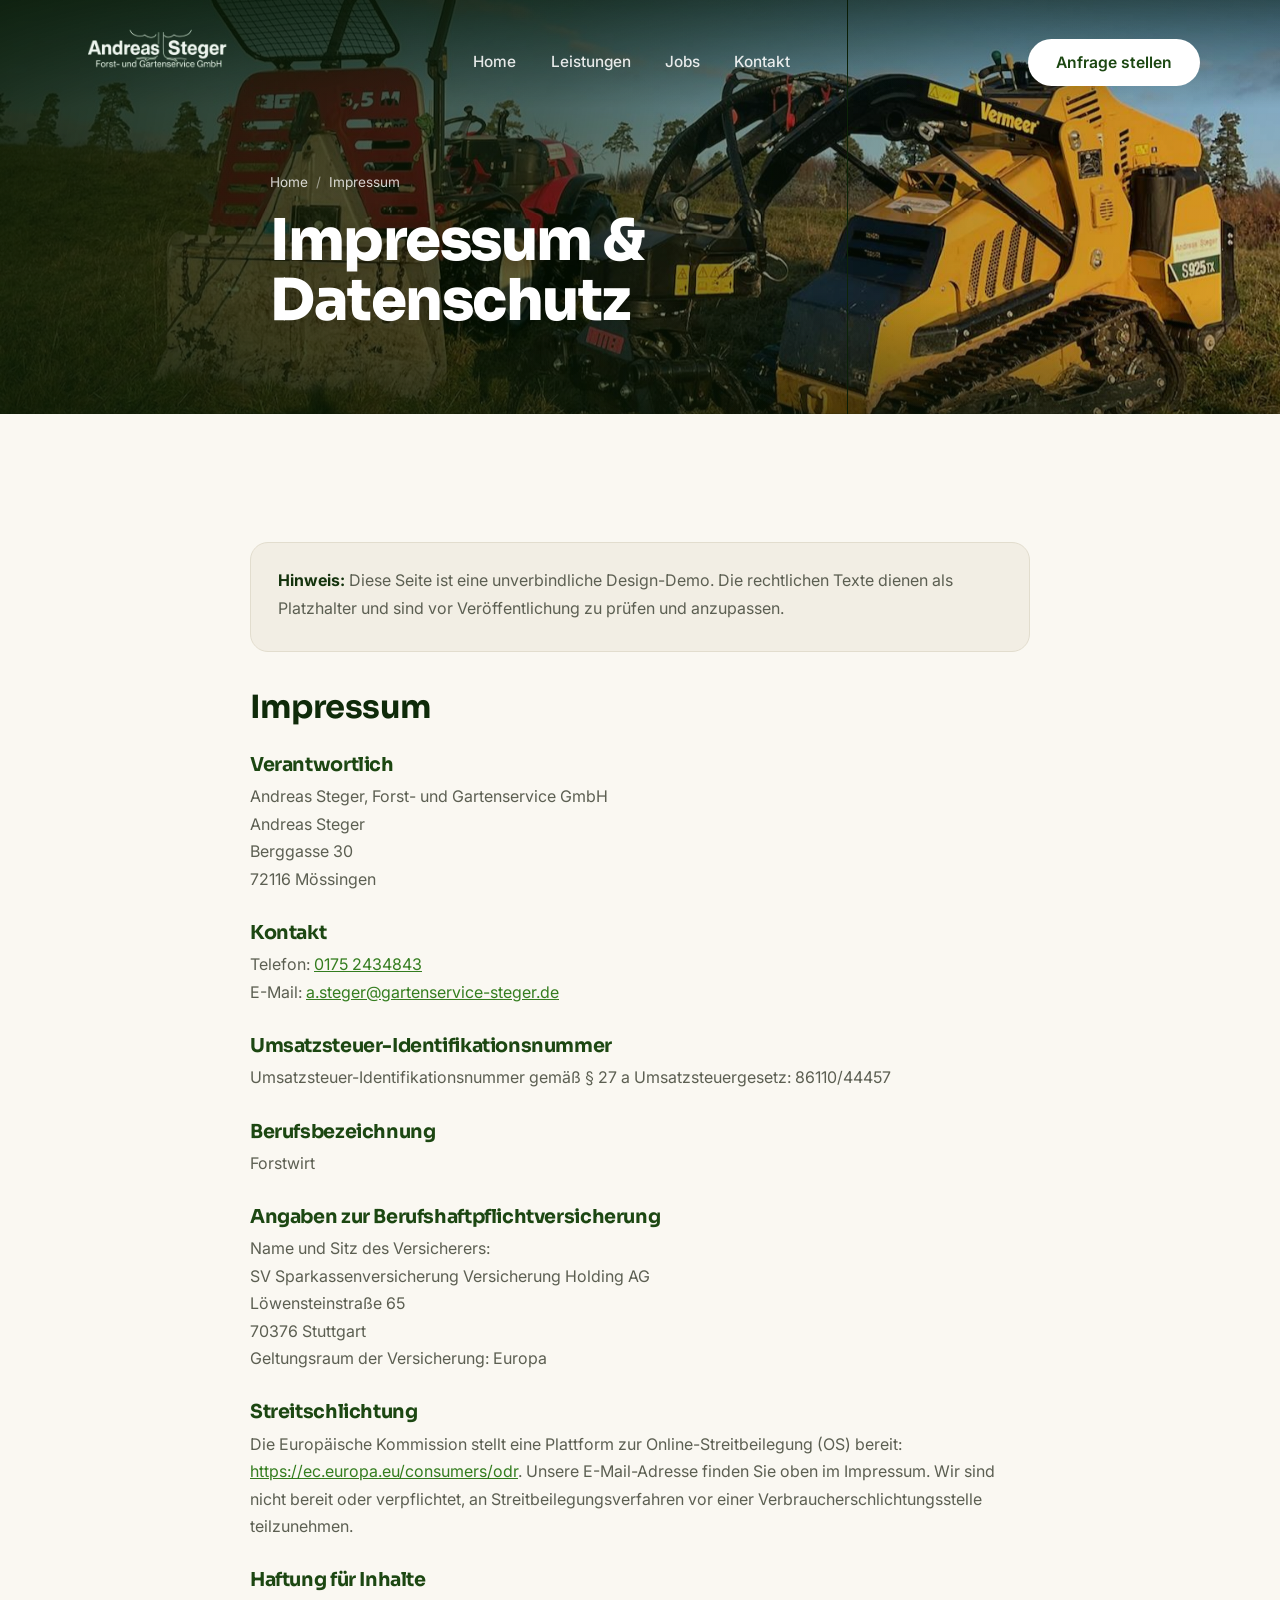
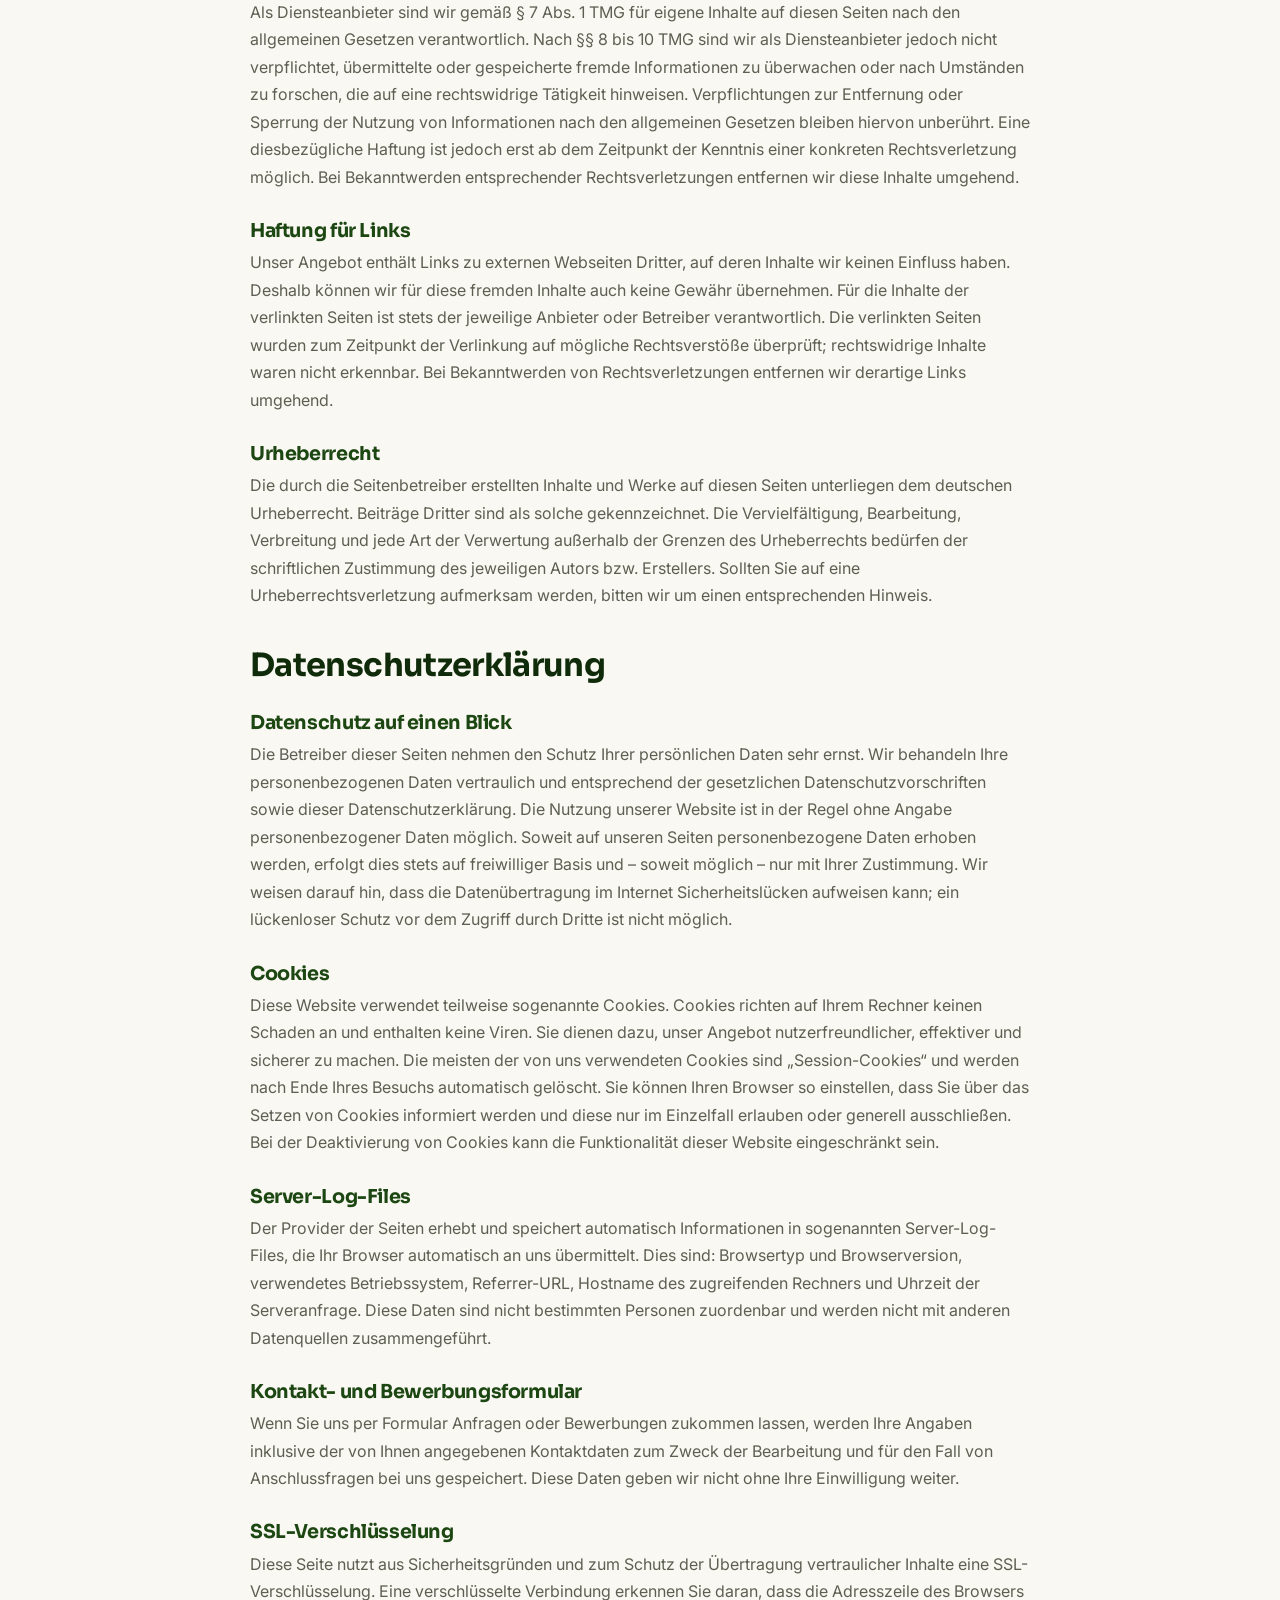
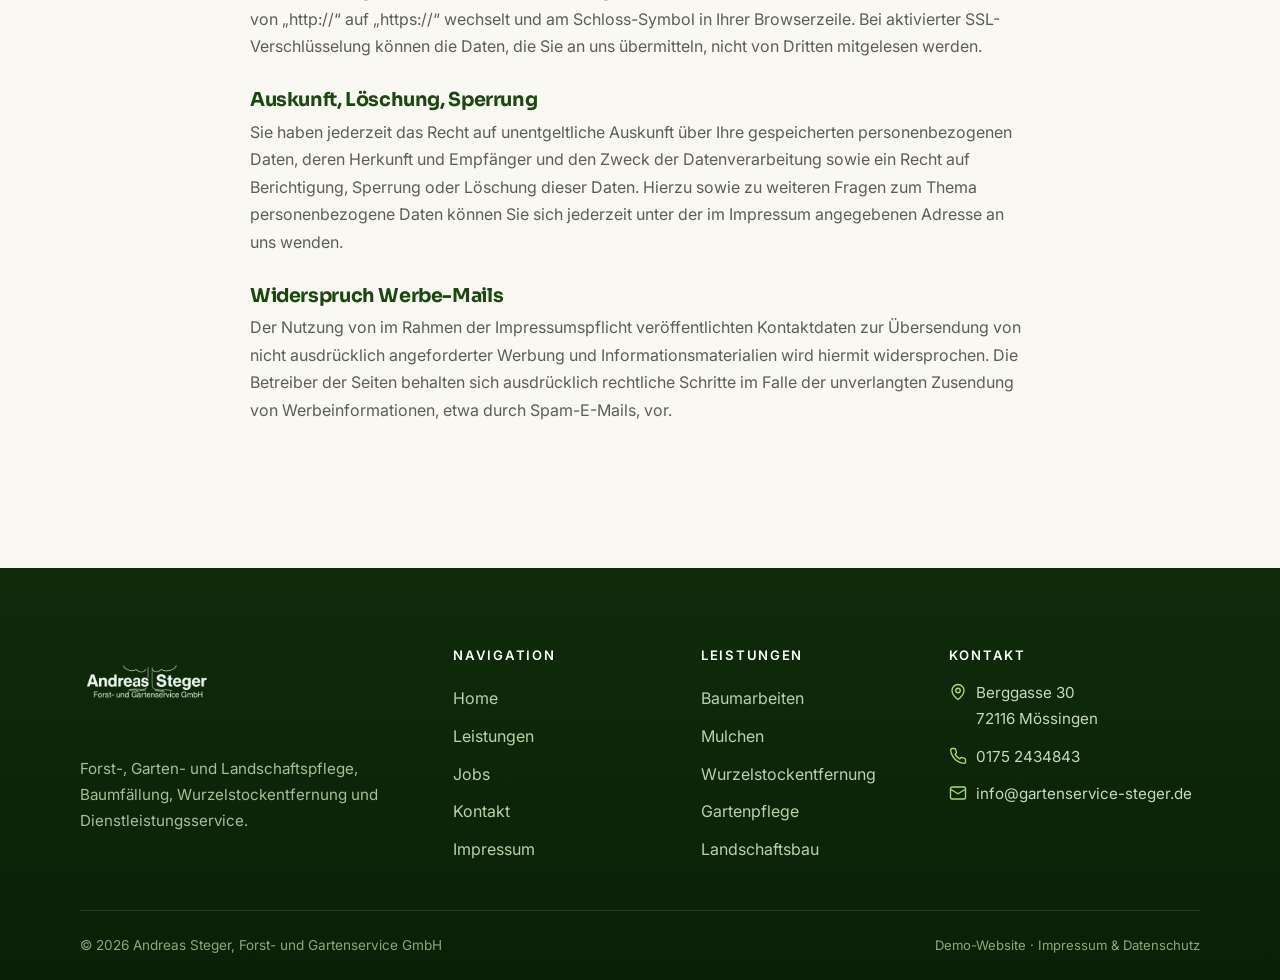
<file: impressum.html>
<!DOCTYPE html>
<html lang="de">
<head>
<meta charset="UTF-8">
<meta name="viewport" content="width=device-width, initial-scale=1">
<title>Impressum &amp; Datenschutz – Andreas Steger Forst- und Gartenservice GmbH</title>
<meta name="description" content="Impressum und Datenschutzerklärung der Andreas Steger Forst- und Gartenservice GmbH, Berggasse 30, 72116 Mössingen.">
<meta name="robots" content="noindex">
<link rel="icon" href="assets/img/favicon.svg" type="image/svg+xml">
<link rel="stylesheet" href="assets/css/style.css?v=20261013-4">
</head>
<body>
<a class="skip" href="#main">Zum Inhalt springen</a>
<div class="nav-backdrop"></div>

<header class="header">
  <div class="container header__inner">
    <a href="index.html" class="brand" aria-label="Andreas Steger Forst- und Gartenservice GmbH – Startseite">
      <img class="brand__logo" src="assets/img/logo.png" alt="Andreas Steger – Forst- und Gartenservice GmbH">
    </a>
    <nav class="nav" aria-label="Hauptnavigation">
      <a href="index.html">Home</a>
      <a href="leistungen.html">Leistungen</a>
      <a href="jobs.html">Jobs</a>
      <a href="kontakt.html">Kontakt</a>
      <div class="nav__cta"><a class="btn btn--light" href="kontakt.html">Anfrage stellen</a></div>
    </nav>
    <div class="header__cta">
      <a class="btn btn--light" href="kontakt.html">Anfrage stellen</a>
      <button class="nav-toggle" aria-label="Menü öffnen" aria-expanded="false">
        <svg class="burger" viewBox="0 0 24 24" fill="none" stroke="currentColor" stroke-width="2" stroke-linecap="round"><path d="M4 7h16M4 12h16M4 17h16"/></svg>
        <svg class="x" viewBox="0 0 24 24" fill="none" stroke="currentColor" stroke-width="2" stroke-linecap="round"><path d="M6 6l12 12M18 6L6 18"/></svg>
      </button>
    </div>
  </div>
</header>

<main id="main">

<!-- HERO -->
<section class="hero hero--sub hero--photo" style="min-height:min(46vh,420px)">
  <div class="hero__bg"><img class="hero__img" src="assets/img/photos/hero-impressum.jpg" alt="" fetchpriority="high" decoding="async"></div>
  <div class="hero__scrim"></div>
  <div class="container hero__inner" data-reveal style="padding-block:8rem 2.5rem">
    <nav class="breadcrumb"><a href="index.html">Home</a><span>/</span> Impressum</nav>
    <h1>Impressum &amp; Datenschutz</h1>
  </div>
</section>

<section class="section section--cream">
  <div class="container container--narrow prose" data-reveal>

    <div class="lead-block">
      <p style="margin-bottom:.3rem"><b>Hinweis:</b> Diese Seite ist eine unverbindliche Design-Demo. Die rechtlichen Texte dienen als Platzhalter und sind vor Veröffentlichung zu prüfen und anzupassen.</p>
    </div>

    <h2>Impressum</h2>
    <h3>Verantwortlich</h3>
    <p>
      Andreas Steger, Forst- und Gartenservice GmbH<br>
      Andreas Steger<br>
      Berggasse 30<br>
      72116 Mössingen
    </p>

    <h3>Kontakt</h3>
    <p>
      Telefon: <a href="tel:+491752434843">0175 2434843</a><br>
      E-Mail: <a href="mailto:a.steger@gartenservice-steger.de">a.steger@gartenservice-steger.de</a>
    </p>

    <h3>Umsatzsteuer-Identifikationsnummer</h3>
    <p>Umsatzsteuer-Identifikationsnummer gemäß § 27 a Umsatzsteuergesetz: 86110/44457</p>

    <h3>Berufsbezeichnung</h3>
    <p>Forstwirt</p>

    <h3>Angaben zur Berufshaftpflichtversicherung</h3>
    <p>
      Name und Sitz des Versicherers:<br>
      SV Sparkassenversicherung Versicherung Holding AG<br>
      Löwensteinstraße 65<br>
      70376 Stuttgart<br>
      Geltungsraum der Versicherung: Europa
    </p>

    <h3>Streitschlichtung</h3>
    <p>Die Europäische Kommission stellt eine Plattform zur Online-Streitbeilegung (OS) bereit: <a href="https://ec.europa.eu/consumers/odr" target="_blank" rel="noopener">https://ec.europa.eu/consumers/odr</a>. Unsere E-Mail-Adresse finden Sie oben im Impressum. Wir sind nicht bereit oder verpflichtet, an Streitbeilegungsverfahren vor einer Verbraucherschlichtungsstelle teilzunehmen.</p>

    <h3>Haftung für Inhalte</h3>
    <p>Als Diensteanbieter sind wir gemäß § 7 Abs. 1 TMG für eigene Inhalte auf diesen Seiten nach den allgemeinen Gesetzen verantwortlich. Nach §§ 8 bis 10 TMG sind wir als Diensteanbieter jedoch nicht verpflichtet, übermittelte oder gespeicherte fremde Informationen zu überwachen oder nach Umständen zu forschen, die auf eine rechtswidrige Tätigkeit hinweisen. Verpflichtungen zur Entfernung oder Sperrung der Nutzung von Informationen nach den allgemeinen Gesetzen bleiben hiervon unberührt. Eine diesbezügliche Haftung ist jedoch erst ab dem Zeitpunkt der Kenntnis einer konkreten Rechtsverletzung möglich. Bei Bekanntwerden entsprechender Rechtsverletzungen entfernen wir diese Inhalte umgehend.</p>

    <h3>Haftung für Links</h3>
    <p>Unser Angebot enthält Links zu externen Webseiten Dritter, auf deren Inhalte wir keinen Einfluss haben. Deshalb können wir für diese fremden Inhalte auch keine Gewähr übernehmen. Für die Inhalte der verlinkten Seiten ist stets der jeweilige Anbieter oder Betreiber verantwortlich. Die verlinkten Seiten wurden zum Zeitpunkt der Verlinkung auf mögliche Rechtsverstöße überprüft; rechtswidrige Inhalte waren nicht erkennbar. Bei Bekanntwerden von Rechtsverletzungen entfernen wir derartige Links umgehend.</p>

    <h3>Urheberrecht</h3>
    <p>Die durch die Seitenbetreiber erstellten Inhalte und Werke auf diesen Seiten unterliegen dem deutschen Urheberrecht. Beiträge Dritter sind als solche gekennzeichnet. Die Vervielfältigung, Bearbeitung, Verbreitung und jede Art der Verwertung außerhalb der Grenzen des Urheberrechts bedürfen der schriftlichen Zustimmung des jeweiligen Autors bzw. Erstellers. Sollten Sie auf eine Urheberrechtsverletzung aufmerksam werden, bitten wir um einen entsprechenden Hinweis.</p>

    <h2>Datenschutzerklärung</h2>

    <h3>Datenschutz auf einen Blick</h3>
    <p>Die Betreiber dieser Seiten nehmen den Schutz Ihrer persönlichen Daten sehr ernst. Wir behandeln Ihre personenbezogenen Daten vertraulich und entsprechend der gesetzlichen Datenschutzvorschriften sowie dieser Datenschutzerklärung. Die Nutzung unserer Website ist in der Regel ohne Angabe personenbezogener Daten möglich. Soweit auf unseren Seiten personenbezogene Daten erhoben werden, erfolgt dies stets auf freiwilliger Basis und – soweit möglich – nur mit Ihrer Zustimmung. Wir weisen darauf hin, dass die Datenübertragung im Internet Sicherheitslücken aufweisen kann; ein lückenloser Schutz vor dem Zugriff durch Dritte ist nicht möglich.</p>

    <h3>Cookies</h3>
    <p>Diese Website verwendet teilweise sogenannte Cookies. Cookies richten auf Ihrem Rechner keinen Schaden an und enthalten keine Viren. Sie dienen dazu, unser Angebot nutzerfreundlicher, effektiver und sicherer zu machen. Die meisten der von uns verwendeten Cookies sind „Session-Cookies“ und werden nach Ende Ihres Besuchs automatisch gelöscht. Sie können Ihren Browser so einstellen, dass Sie über das Setzen von Cookies informiert werden und diese nur im Einzelfall erlauben oder generell ausschließen. Bei der Deaktivierung von Cookies kann die Funktionalität dieser Website eingeschränkt sein.</p>

    <h3>Server-Log-Files</h3>
    <p>Der Provider der Seiten erhebt und speichert automatisch Informationen in sogenannten Server-Log-Files, die Ihr Browser automatisch an uns übermittelt. Dies sind: Browsertyp und Browserversion, verwendetes Betriebssystem, Referrer-URL, Hostname des zugreifenden Rechners und Uhrzeit der Serveranfrage. Diese Daten sind nicht bestimmten Personen zuordenbar und werden nicht mit anderen Datenquellen zusammengeführt.</p>

    <h3>Kontakt- und Bewerbungsformular</h3>
    <p>Wenn Sie uns per Formular Anfragen oder Bewerbungen zukommen lassen, werden Ihre Angaben inklusive der von Ihnen angegebenen Kontaktdaten zum Zweck der Bearbeitung und für den Fall von Anschlussfragen bei uns gespeichert. Diese Daten geben wir nicht ohne Ihre Einwilligung weiter.</p>

    <h3>SSL-Verschlüsselung</h3>
    <p>Diese Seite nutzt aus Sicherheitsgründen und zum Schutz der Übertragung vertraulicher Inhalte eine SSL-Verschlüsselung. Eine verschlüsselte Verbindung erkennen Sie daran, dass die Adresszeile des Browsers von „http://“ auf „https://“ wechselt und am Schloss-Symbol in Ihrer Browserzeile. Bei aktivierter SSL-Verschlüsselung können die Daten, die Sie an uns übermitteln, nicht von Dritten mitgelesen werden.</p>

    <h3>Auskunft, Löschung, Sperrung</h3>
    <p>Sie haben jederzeit das Recht auf unentgeltliche Auskunft über Ihre gespeicherten personenbezogenen Daten, deren Herkunft und Empfänger und den Zweck der Datenverarbeitung sowie ein Recht auf Berichtigung, Sperrung oder Löschung dieser Daten. Hierzu sowie zu weiteren Fragen zum Thema personenbezogene Daten können Sie sich jederzeit unter der im Impressum angegebenen Adresse an uns wenden.</p>

    <h3>Widerspruch Werbe-Mails</h3>
    <p>Der Nutzung von im Rahmen der Impressumspflicht veröffentlichten Kontaktdaten zur Übersendung von nicht ausdrücklich angeforderter Werbung und Informationsmaterialien wird hiermit widersprochen. Die Betreiber der Seiten behalten sich ausdrücklich rechtliche Schritte im Falle der unverlangten Zusendung von Werbeinformationen, etwa durch Spam-E-Mails, vor.</p>

  </div>
</section>

</main>

<footer class="footer">
  <div class="container">
    <div class="footer__grid">
      <div>
        <a href="index.html" class="brand" style="margin-bottom:1.1rem">
          <img class="brand__logo" src="assets/img/logo.png" alt="Andreas Steger – Forst- und Gartenservice GmbH">
        </a>
        <p>Forst-, Garten- und Landschaftspflege, Baumfällung, Wurzelstockentfernung und Dienstleistungsservice.</p>
      </div>
      <div>
        <h4>Navigation</h4>
        <nav class="footer__links">
          <a href="index.html">Home</a>
          <a href="leistungen.html">Leistungen</a>
          <a href="jobs.html">Jobs</a>
          <a href="kontakt.html">Kontakt</a>
          <a href="impressum.html">Impressum</a>
        </nav>
      </div>
      <div>
        <h4>Leistungen</h4>
        <nav class="footer__links">
          <a href="leistungen.html#baumarbeiten">Baumarbeiten</a>
          <a href="leistungen.html#mulchen">Mulchen</a>
          <a href="leistungen.html#wurzelstock">Wurzelstockentfernung</a>
          <a href="leistungen.html#gartenpflege">Gartenpflege</a>
          <a href="leistungen.html#landschaftsbau">Landschaftsbau</a>
        </nav>
      </div>
      <div class="footer__contact">
        <h4>Kontakt</h4>
        <div><svg viewBox="0 0 24 24" fill="none" stroke="currentColor" stroke-width="1.8" stroke-linecap="round" stroke-linejoin="round"><path d="M20 10c0 6-8 12-8 12s-8-6-8-12a8 8 0 0 1 16 0Z"/><circle cx="12" cy="10" r="3"/></svg><span>Berggasse 30<br>72116 Mössingen</span></div>
        <div><svg viewBox="0 0 24 24" fill="none" stroke="currentColor" stroke-width="1.8" stroke-linecap="round" stroke-linejoin="round"><path d="M22 16.9v3a2 2 0 0 1-2.2 2 19.8 19.8 0 0 1-8.6-3 19.5 19.5 0 0 1-6-6 19.8 19.8 0 0 1-3-8.7A2 2 0 0 1 4.1 2h3a2 2 0 0 1 2 1.7c.1 1 .4 2 .7 2.9a2 2 0 0 1-.5 2.1L8.1 9.9a16 16 0 0 0 6 6l1.2-1.2a2 2 0 0 1 2.1-.5c.9.3 1.9.6 2.9.7a2 2 0 0 1 1.7 2Z"/></svg><a href="tel:+491752434843">0175 2434843</a></div>
        <div><svg viewBox="0 0 24 24" fill="none" stroke="currentColor" stroke-width="1.8" stroke-linecap="round" stroke-linejoin="round"><rect x="2" y="4" width="20" height="16" rx="2"/><path d="m22 7-10 6L2 7"/></svg><a href="mailto:info@gartenservice-steger.de">info@gartenservice-steger.de</a></div>
      </div>
    </div>
    <div class="footer__bar">
      <span>© <span data-year>2026</span> Andreas Steger, Forst- und Gartenservice GmbH</span>
      <span class="footer__made">Demo-Website · <a href="impressum.html">Impressum &amp; Datenschutz</a></span>
    </div>
  </div>
</footer>

<script src="assets/js/main.js?v=20261013-3"></script>
<!-- WEBUNDO Analytics -->
<script src="https://analytics.laendle-digital.com/tracker.js" data-website-id="steger_gartenservice" defer></script>
</body>
</html>
</file>
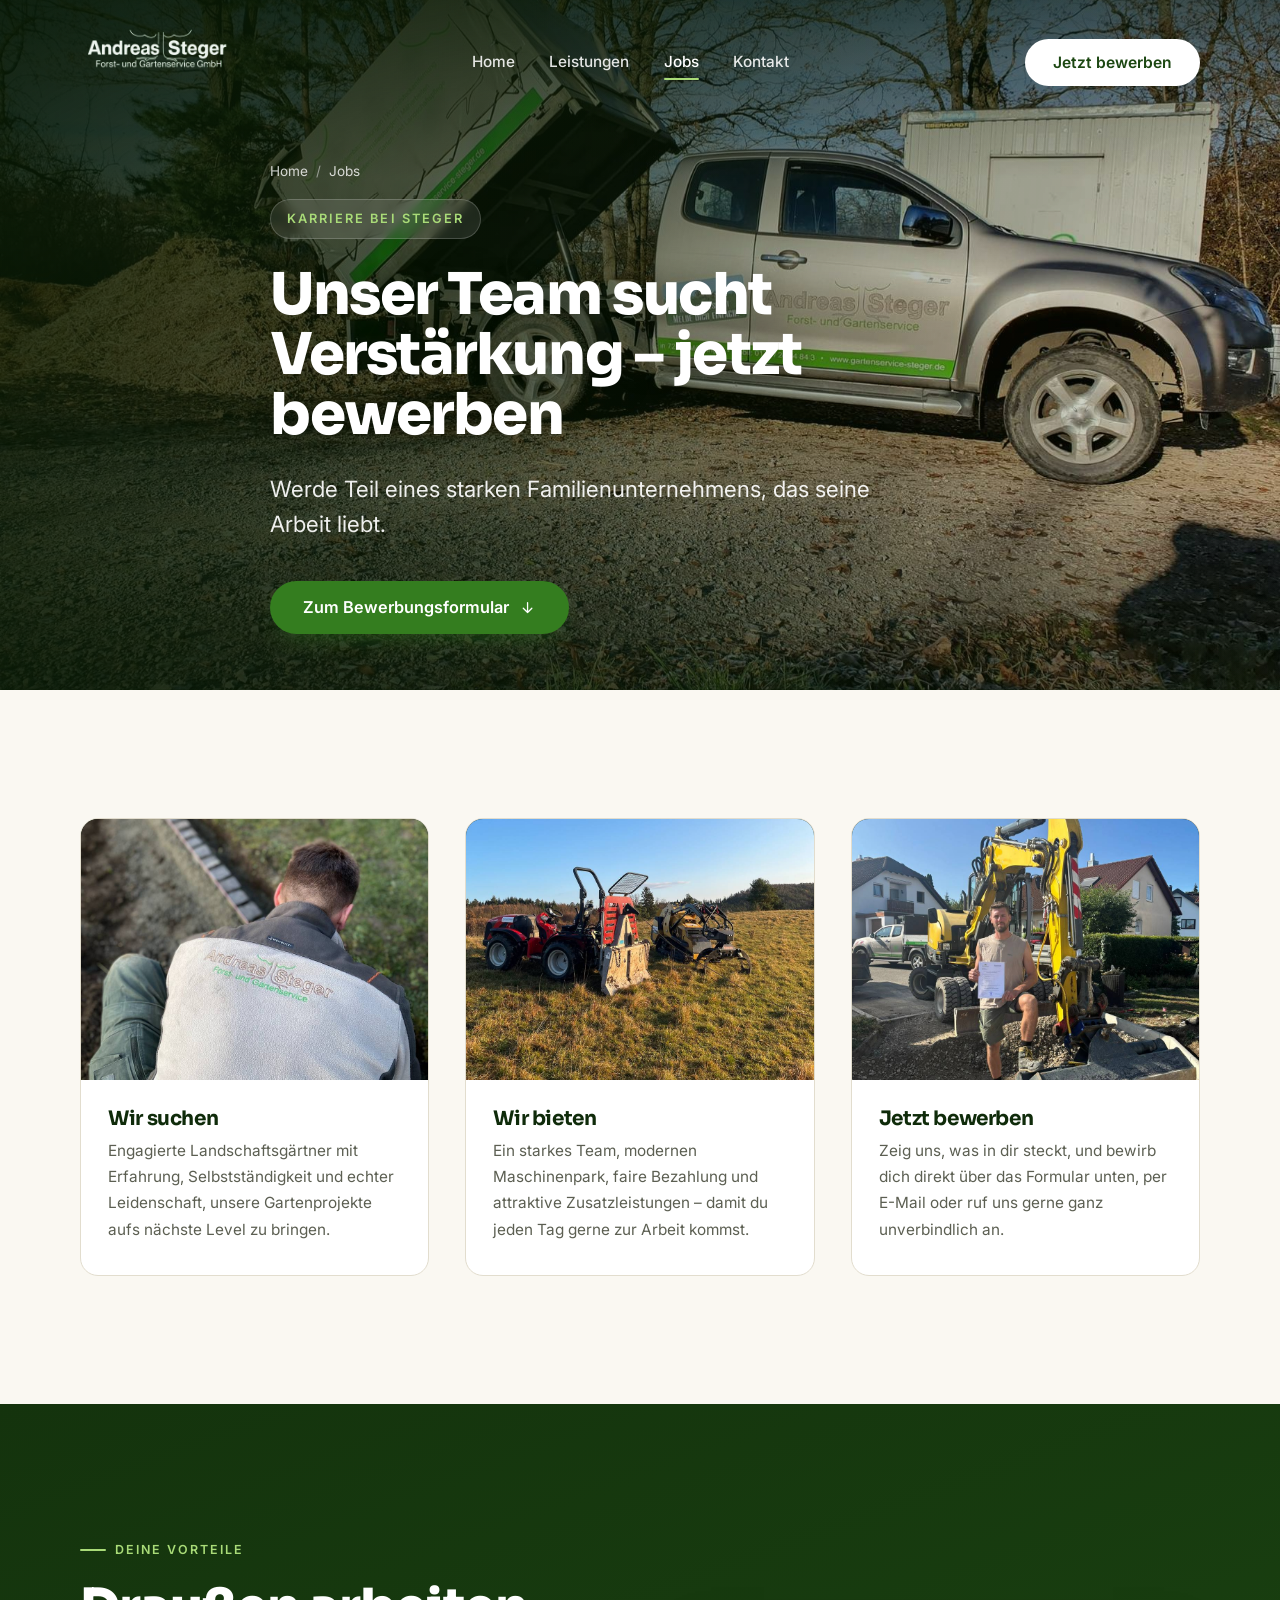
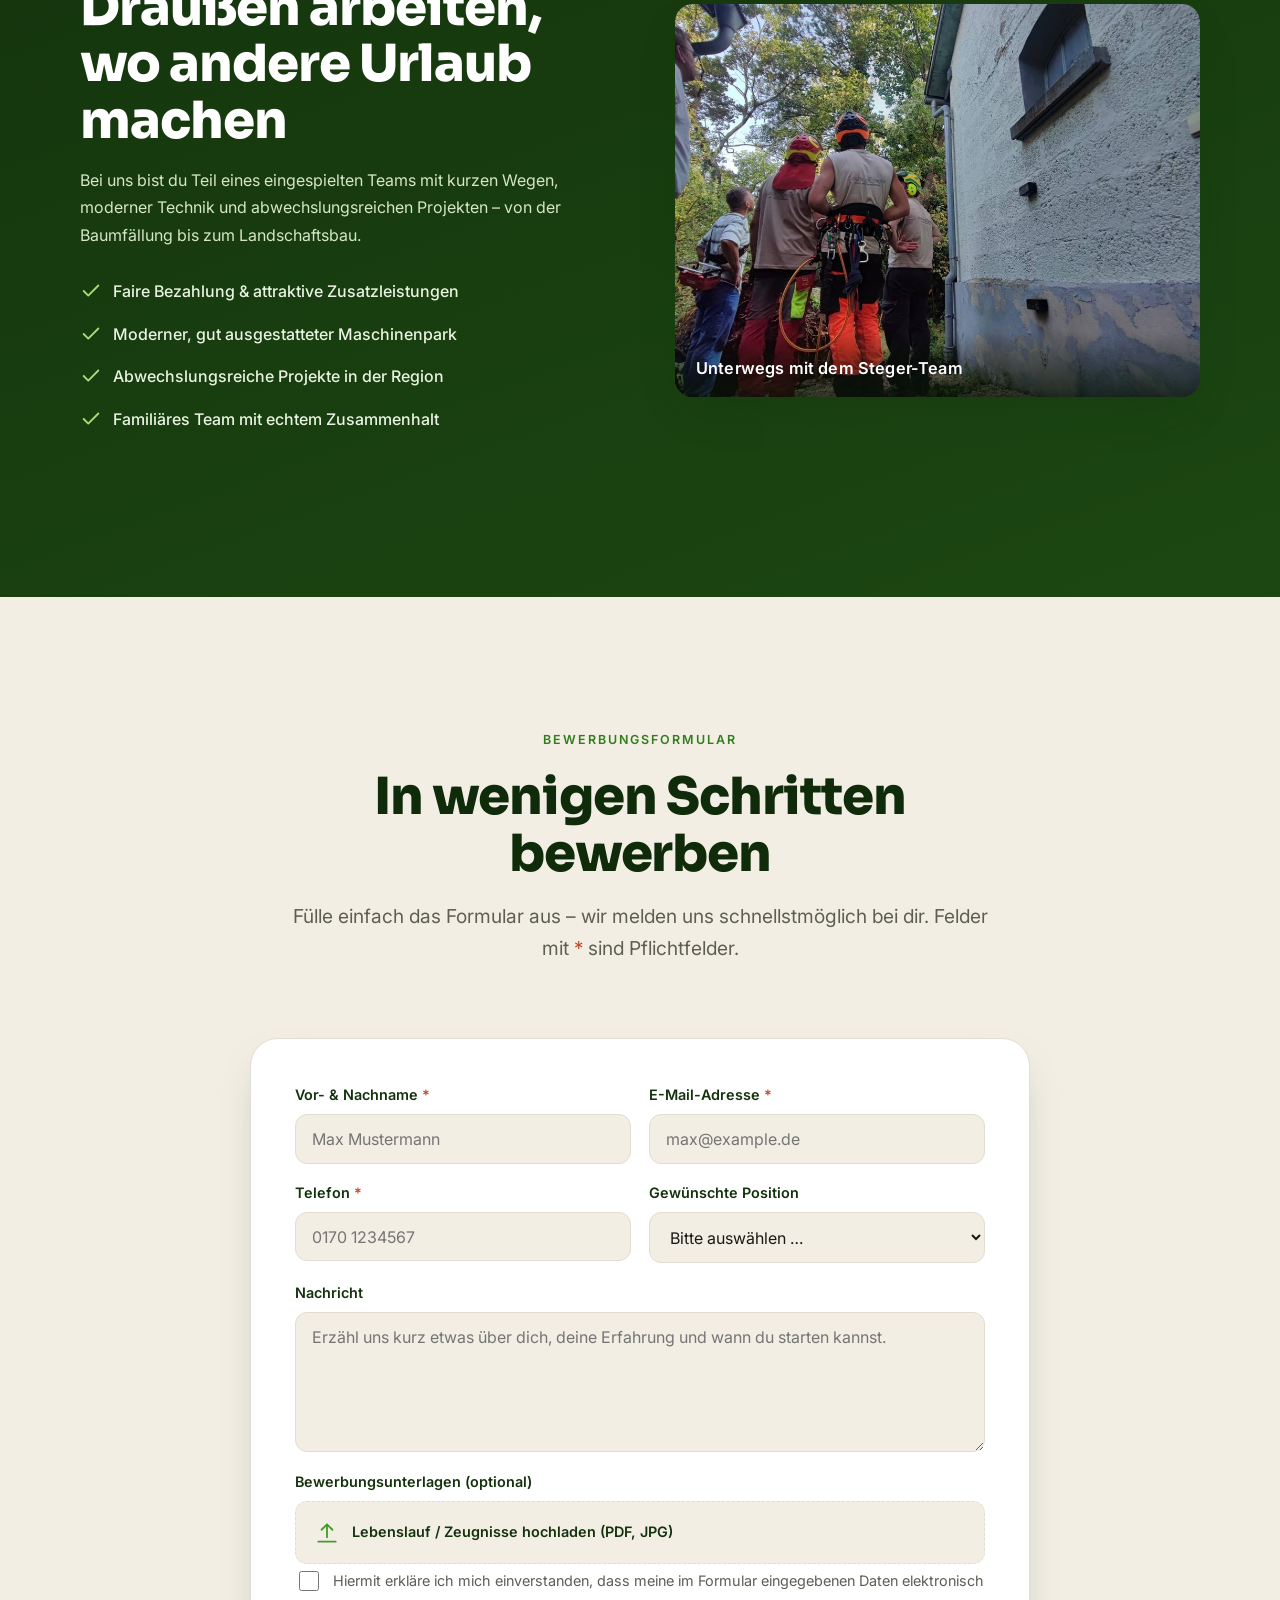
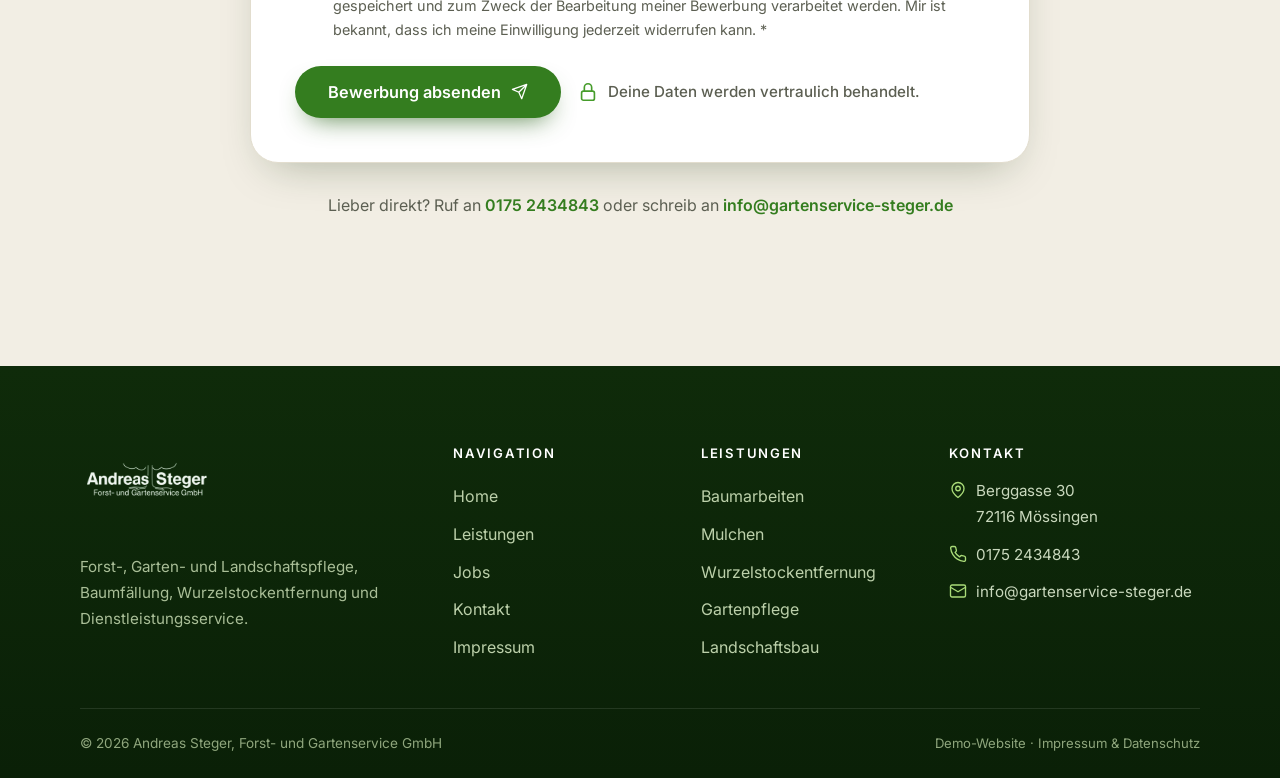
<file: jobs.html>
<!DOCTYPE html>
<html lang="de">
<head>
<meta charset="UTF-8">
<meta name="viewport" content="width=device-width, initial-scale=1">
<title>Jobs &amp; Bewerbung – Andreas Steger Forst- und Gartenservice GmbH</title>
<meta name="description" content="Unser Team sucht Verstärkung – jetzt bewerben! Werde Teil eines starken Familienunternehmens mit modernem Maschinenpark, fairer Bezahlung und echter Leidenschaft fürs Draußen.">
<link rel="icon" href="assets/img/favicon.svg" type="image/svg+xml">
<link rel="stylesheet" href="assets/css/style.css?v=20261013-4">
</head>
<body>
<a class="skip" href="#main">Zum Inhalt springen</a>
<div class="nav-backdrop"></div>

<header class="header">
  <div class="container header__inner">
    <a href="index.html" class="brand" aria-label="Andreas Steger Forst- und Gartenservice GmbH – Startseite">
      <img class="brand__logo" src="assets/img/logo.png" alt="Andreas Steger – Forst- und Gartenservice GmbH">
    </a>
    <nav class="nav" aria-label="Hauptnavigation">
      <a href="index.html">Home</a>
      <a href="leistungen.html">Leistungen</a>
      <a href="jobs.html" class="active">Jobs</a>
      <a href="kontakt.html">Kontakt</a>
      <div class="nav__cta"><a class="btn btn--light" href="#bewerbung">Jetzt bewerben</a></div>
    </nav>
    <div class="header__cta">
      <a class="btn btn--light" href="#bewerbung">Jetzt bewerben</a>
      <button class="nav-toggle" aria-label="Menü öffnen" aria-expanded="false">
        <svg class="burger" viewBox="0 0 24 24" fill="none" stroke="currentColor" stroke-width="2" stroke-linecap="round"><path d="M4 7h16M4 12h16M4 17h16"/></svg>
        <svg class="x" viewBox="0 0 24 24" fill="none" stroke="currentColor" stroke-width="2" stroke-linecap="round"><path d="M6 6l12 12M18 6L6 18"/></svg>
      </button>
    </div>
  </div>
</header>

<main id="main">

<!-- HERO -->
<section class="hero hero--sub hero--photo">
  <div class="hero__bg"><img class="hero__img" src="assets/img/photos/hero-jobs.jpg" alt="" fetchpriority="high" decoding="async"></div>
  <div class="hero__scrim"></div>
  <div class="container hero__inner" data-reveal>
    <nav class="breadcrumb"><a href="index.html">Home</a><span>/</span> Jobs</nav>
    <span class="hero__eyebrow">Karriere bei Steger</span>
    <h1>Unser Team sucht Verstärkung – jetzt bewerben</h1>
    <p class="hero__sub">Werde Teil eines starken Familienunternehmens, das seine Arbeit liebt.</p>
    <div class="hero__actions">
      <a class="btn btn--primary btn--lg" href="#bewerbung">Zum Bewerbungsformular
        <svg viewBox="0 0 24 24" fill="none" stroke="currentColor" stroke-width="1.8" stroke-linecap="round" stroke-linejoin="round"><path d="M12 5v14M6 13l6 6 6-6"/></svg></a>
    </div>
  </div>
</section>

<!-- 3 CARDS -->
<section class="section section--cream">
  <div class="container">
    <div class="grid grid-3">
      <div class="scard" data-reveal>
        <figure class="media media--photo ratio-4x3"><img class="media__img" src="assets/img/photos/jobs-wir-suchen.jpg" alt="Mitarbeiter von Steger bei Pflanzarbeiten" loading="lazy" decoding="async"></figure>
        <div class="scard__body"><h3>Wir suchen</h3><p>Engagierte Landschaftsgärtner mit Erfahrung, Selbstständigkeit und echter Leidenschaft, unsere Gartenprojekte aufs nächste Level zu bringen.</p></div>
      </div>
      <div class="scard" data-reveal>
        <figure class="media media--photo ratio-4x3"><img class="media__img" src="assets/img/photos/jobs-wir-bieten.jpg" alt="Moderner Maschinenpark von Steger" loading="lazy" decoding="async"></figure>
        <div class="scard__body"><h3>Wir bieten</h3><p>Ein starkes Team, modernen Maschinenpark, faire Bezahlung und attraktive Zusatzleistungen – damit du jeden Tag gerne zur Arbeit kommst.</p></div>
      </div>
      <div class="scard" data-reveal>
        <figure class="media media--photo ratio-4x3"><img class="media__img" src="assets/img/photos/jobs-bewerben.jpg" alt="Mitarbeiter von Steger vor dem Bagger" loading="lazy" decoding="async"></figure>
        <div class="scard__body"><h3>Jetzt bewerben</h3><p>Zeig uns, was in dir steckt, und bewirb dich direkt über das Formular unten, per E-Mail oder ruf uns gerne ganz unverbindlich an.</p></div>
      </div>
    </div>
  </div>
</section>

<!-- BENEFITS -->
<section class="section section--forest">
  <div class="container">
    <div class="split">
      <div data-reveal>
        <p class="eyebrow">Deine Vorteile</p>
        <h2 class="h2">Draußen arbeiten, wo andere Urlaub machen</h2>
        <p style="color:#d6e6c8">Bei uns bist du Teil eines eingespielten Teams mit kurzen Wegen, moderner Technik und abwechslungsreichen Projekten – von der Baumfällung bis zum Landschaftsbau.</p>
        <ul class="check">
          <li><svg viewBox="0 0 24 24" fill="none" stroke="currentColor" stroke-width="2" stroke-linecap="round" stroke-linejoin="round"><path d="M20 6 9 17l-5-5"/></svg> Faire Bezahlung &amp; attraktive Zusatzleistungen</li>
          <li><svg viewBox="0 0 24 24" fill="none" stroke="currentColor" stroke-width="2" stroke-linecap="round" stroke-linejoin="round"><path d="M20 6 9 17l-5-5"/></svg> Moderner, gut ausgestatteter Maschinenpark</li>
          <li><svg viewBox="0 0 24 24" fill="none" stroke="currentColor" stroke-width="2" stroke-linecap="round" stroke-linejoin="round"><path d="M20 6 9 17l-5-5"/></svg> Abwechslungsreiche Projekte in der Region</li>
          <li><svg viewBox="0 0 24 24" fill="none" stroke="currentColor" stroke-width="2" stroke-linecap="round" stroke-linejoin="round"><path d="M20 6 9 17l-5-5"/></svg> Familiäres Team mit echtem Zusammenhalt</li>
        </ul>
      </div>
      <div class="split__media" data-reveal>
        <figure class="media media--photo ratio-4x3"><img class="media__img" src="assets/img/photos/jobs-team.jpg" alt="Das Steger-Team in Schutzausrüstung bei einer Baumfällung" loading="lazy" decoding="async"><span class="media__label">Unterwegs mit dem Steger-Team</span></figure>
      </div>
    </div>
  </div>
</section>

<!-- BEWERBUNGSFORMULAR -->
<section class="section section--sand anchor" id="bewerbung">
  <div class="container container--narrow">
    <div class="section-head center" data-reveal>
      <p class="eyebrow" style="justify-content:center">Bewerbungsformular</p>
      <h2 class="h2">In wenigen Schritten bewerben</h2>
      <p class="lead">Fülle einfach das Formular aus – wir melden uns schnellstmöglich bei dir. Felder mit <span style="color:#c0492b">*</span> sind Pflichtfelder.</p>
    </div>
    <form class="form" data-web3 novalidate data-reveal action="https://api.web3forms.com/submit" method="POST">
      <!-- Web3Forms Access Key (Empfänger: info@gartenservice-steger.de) -->
      <input type="hidden" name="access_key" value="8571729a-8af7-490c-a6da-745c637d9543">
      <input type="hidden" name="subject" value="Neue Bewerbung über gartenservice-steger.de">
      <input type="hidden" name="from_name" value="Website – Bewerbungsformular">
      <input type="checkbox" name="botcheck" class="hp" tabindex="-1" autocomplete="off" aria-hidden="true">
      <div class="form__ok">
        <svg viewBox="0 0 24 24" fill="none" stroke="currentColor" stroke-width="2" stroke-linecap="round" stroke-linejoin="round" style="width:22px;height:22px"><path d="M20 6 9 17l-5-5"/></svg>
        Danke für deine Bewerbung! Wir melden uns schnellstmöglich bei dir.
      </div>
      <div class="form__err">
        <svg viewBox="0 0 24 24" fill="none" stroke="currentColor" stroke-width="2" stroke-linecap="round" stroke-linejoin="round" style="width:22px;height:22px"><circle cx="12" cy="12" r="9"/><path d="M12 8v5M12 16h.01"/></svg>
        Das Senden hat leider nicht geklappt. Bitte melde dich per E-Mail: info@gartenservice-steger.de.
      </div>
      <div class="form__grid">
        <div class="field">
          <label for="b-name">Vor- &amp; Nachname <span class="req">*</span></label>
          <input id="b-name" name="name" type="text" autocomplete="name" required placeholder="Max Mustermann">
        </div>
        <div class="field">
          <label for="b-mail">E-Mail-Adresse <span class="req">*</span></label>
          <input id="b-mail" name="email" type="email" autocomplete="email" required placeholder="max@example.de">
        </div>
        <div class="field">
          <label for="b-phone">Telefon <span class="req">*</span></label>
          <input id="b-phone" name="phone" type="tel" autocomplete="tel" required placeholder="0170 1234567">
        </div>
        <div class="field">
          <label for="b-pos">Gewünschte Position</label>
          <select id="b-pos" name="position">
            <option value="">Bitte auswählen …</option>
            <option>Landschaftsgärtner/in</option>
            <option>Forstwirt/in</option>
            <option>Baumpfleger/in</option>
            <option>Ausbildung / Praktikum</option>
            <option>Initiativbewerbung</option>
          </select>
        </div>
        <div class="field full">
          <label for="b-msg">Nachricht</label>
          <textarea id="b-msg" name="message" placeholder="Erzähl uns kurz etwas über dich, deine Erfahrung und wann du starten kannst."></textarea>
        </div>
        <div class="field full">
          <label>Bewerbungsunterlagen (optional)</label>
          <label class="filedrop" for="b-file">
            <svg viewBox="0 0 24 24" fill="none" stroke="currentColor" stroke-width="1.7" stroke-linecap="round" stroke-linejoin="round"><path d="M12 16V4M7 9l5-5 5 5M4 20h16"/></svg>
            <span data-file data-default="Lebenslauf / Zeugnisse hochladen (PDF, JPG)">Lebenslauf / Zeugnisse hochladen (PDF, JPG)</span>
          </label>
          <input id="b-file" type="file" name="files" accept=".pdf,.jpg,.jpeg,.png,.doc,.docx" multiple hidden>
        </div>
      </div>
      <label class="consent">
        <input type="checkbox" name="consent" required>
        <span>Hiermit erkläre ich mich einverstanden, dass meine im Formular eingegebenen Daten elektronisch gespeichert und zum Zweck der Bearbeitung meiner Bewerbung verarbeitet werden. Mir ist bekannt, dass ich meine Einwilligung jederzeit widerrufen kann. <span class="req">*</span></span>
      </label>
      <div style="margin-top:1.4rem;display:flex;flex-wrap:wrap;gap:1rem;align-items:center">
        <button type="submit" class="btn btn--primary btn--lg">Bewerbung absenden
          <svg viewBox="0 0 24 24" fill="none" stroke="currentColor" stroke-width="1.8" stroke-linecap="round" stroke-linejoin="round"><path d="M22 2 11 13M22 2l-7 20-4-9-9-4 20-7Z"/></svg></button>
        <span class="trust"><svg viewBox="0 0 24 24" fill="none" stroke="currentColor" stroke-width="1.8" stroke-linecap="round" stroke-linejoin="round"><rect x="5" y="11" width="14" height="10" rx="2"/><path d="M8 11V7a4 4 0 0 1 8 0v4"/></svg> Deine Daten werden vertraulich behandelt.</span>
      </div>
    </form>

    <p class="text-center" style="margin-top:1.8rem;color:var(--muted)">
      Lieber direkt? Ruf an <a href="tel:+491752434843" style="color:var(--forest-600);font-weight:600">0175 2434843</a>
      oder schreib an <a href="mailto:info@gartenservice-steger.de" style="color:var(--forest-600);font-weight:600">info@gartenservice-steger.de</a>
    </p>
  </div>
</section>

</main>

<footer class="footer">
  <div class="container">
    <div class="footer__grid">
      <div>
        <a href="index.html" class="brand" style="margin-bottom:1.1rem">
          <img class="brand__logo" src="assets/img/logo.png" alt="Andreas Steger – Forst- und Gartenservice GmbH">
        </a>
        <p>Forst-, Garten- und Landschaftspflege, Baumfällung, Wurzelstockentfernung und Dienstleistungsservice.</p>
      </div>
      <div>
        <h4>Navigation</h4>
        <nav class="footer__links">
          <a href="index.html">Home</a>
          <a href="leistungen.html">Leistungen</a>
          <a href="jobs.html">Jobs</a>
          <a href="kontakt.html">Kontakt</a>
          <a href="impressum.html">Impressum</a>
        </nav>
      </div>
      <div>
        <h4>Leistungen</h4>
        <nav class="footer__links">
          <a href="leistungen.html#baumarbeiten">Baumarbeiten</a>
          <a href="leistungen.html#mulchen">Mulchen</a>
          <a href="leistungen.html#wurzelstock">Wurzelstockentfernung</a>
          <a href="leistungen.html#gartenpflege">Gartenpflege</a>
          <a href="leistungen.html#landschaftsbau">Landschaftsbau</a>
        </nav>
      </div>
      <div class="footer__contact">
        <h4>Kontakt</h4>
        <div><svg viewBox="0 0 24 24" fill="none" stroke="currentColor" stroke-width="1.8" stroke-linecap="round" stroke-linejoin="round"><path d="M20 10c0 6-8 12-8 12s-8-6-8-12a8 8 0 0 1 16 0Z"/><circle cx="12" cy="10" r="3"/></svg><span>Berggasse 30<br>72116 Mössingen</span></div>
        <div><svg viewBox="0 0 24 24" fill="none" stroke="currentColor" stroke-width="1.8" stroke-linecap="round" stroke-linejoin="round"><path d="M22 16.9v3a2 2 0 0 1-2.2 2 19.8 19.8 0 0 1-8.6-3 19.5 19.5 0 0 1-6-6 19.8 19.8 0 0 1-3-8.7A2 2 0 0 1 4.1 2h3a2 2 0 0 1 2 1.7c.1 1 .4 2 .7 2.9a2 2 0 0 1-.5 2.1L8.1 9.9a16 16 0 0 0 6 6l1.2-1.2a2 2 0 0 1 2.1-.5c.9.3 1.9.6 2.9.7a2 2 0 0 1 1.7 2Z"/></svg><a href="tel:+491752434843">0175 2434843</a></div>
        <div><svg viewBox="0 0 24 24" fill="none" stroke="currentColor" stroke-width="1.8" stroke-linecap="round" stroke-linejoin="round"><rect x="2" y="4" width="20" height="16" rx="2"/><path d="m22 7-10 6L2 7"/></svg><a href="mailto:info@gartenservice-steger.de">info@gartenservice-steger.de</a></div>
      </div>
    </div>
    <div class="footer__bar">
      <span>© <span data-year>2026</span> Andreas Steger, Forst- und Gartenservice GmbH</span>
      <span class="footer__made">Demo-Website · <a href="impressum.html">Impressum &amp; Datenschutz</a></span>
    </div>
  </div>
</footer>

<script src="assets/js/main.js?v=20261013-3"></script>
<!-- WEBUNDO Analytics -->
<script src="https://analytics.laendle-digital.com/tracker.js" data-website-id="steger_gartenservice" defer></script>
</body>
</html>
</file>
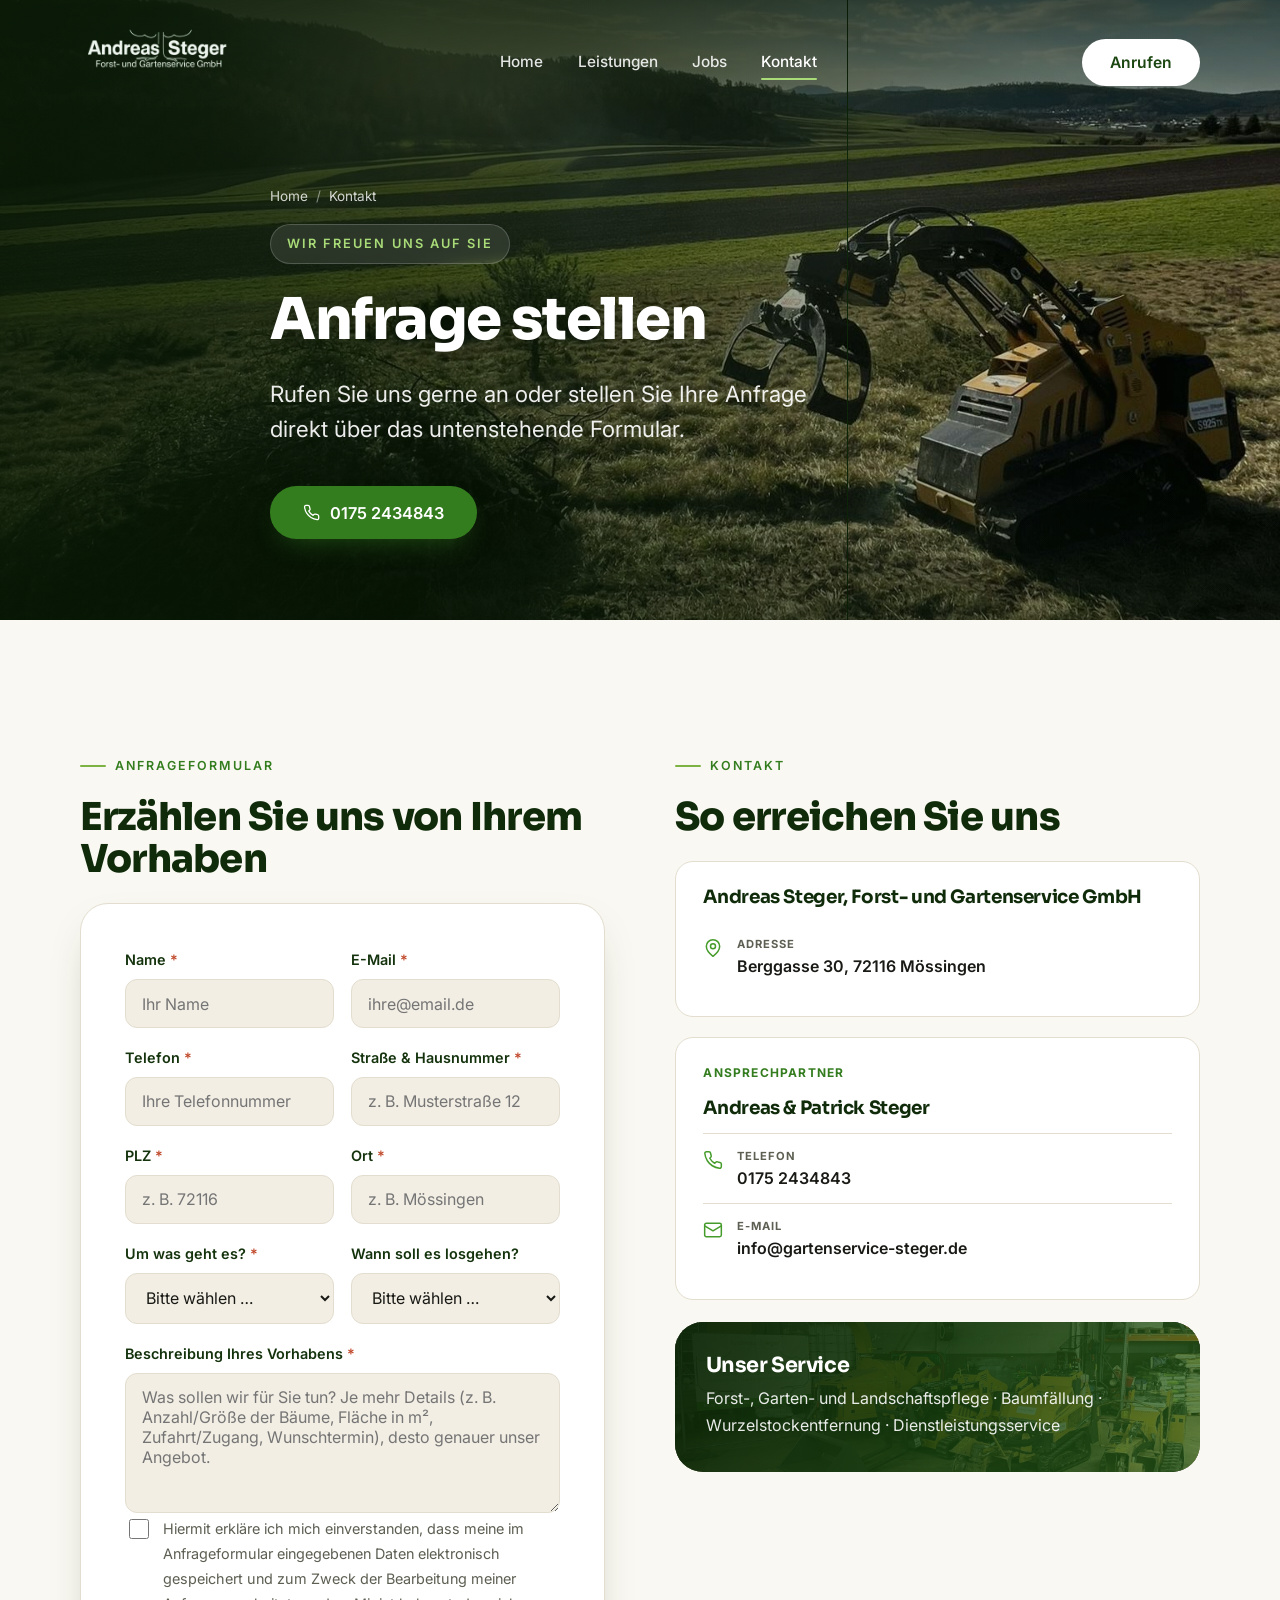
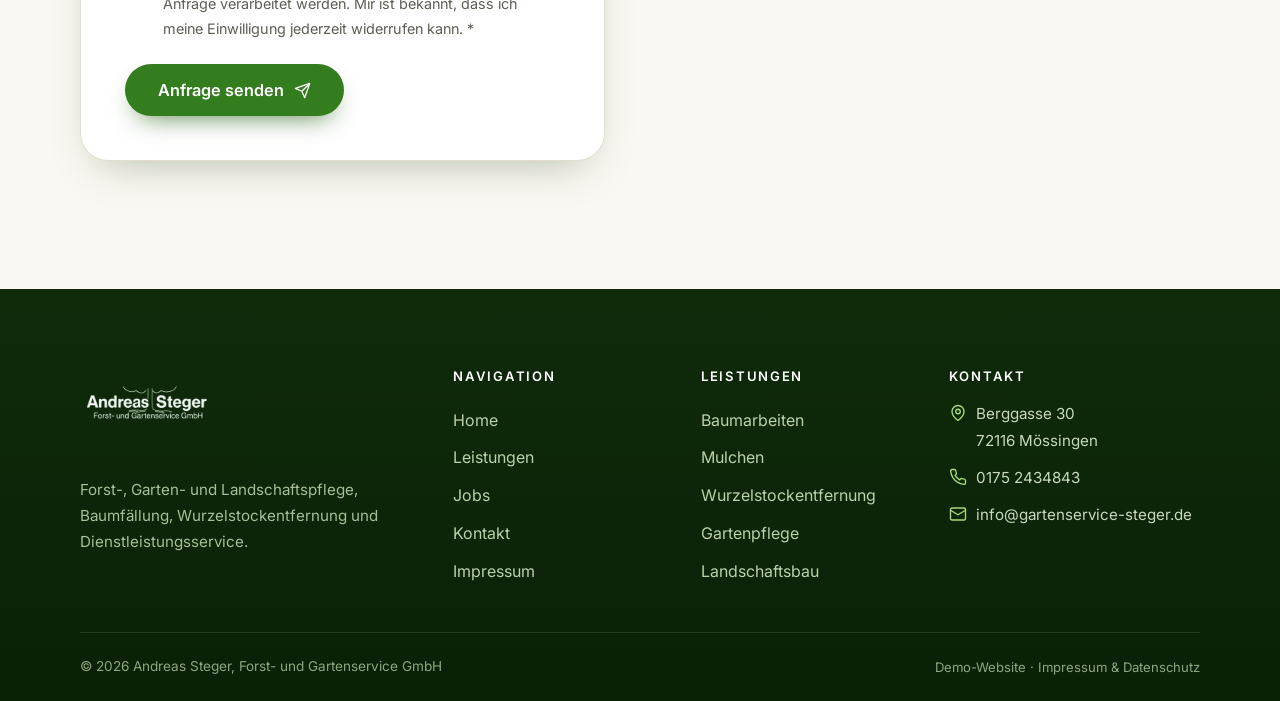
<file: kontakt.html>
<!DOCTYPE html>
<html lang="de">
<head>
<meta charset="UTF-8">
<meta name="viewport" content="width=device-width, initial-scale=1">
<title>Kontakt – Andreas Steger Forst- und Gartenservice GmbH</title>
<meta name="description" content="Anfrage an Andreas Steger Forst- und Gartenservice GmbH in Mössingen. Rufen Sie uns an oder stellen Sie Ihre Anfrage direkt über das Anfrageformular – wir melden uns schnell zurück.">
<link rel="icon" href="assets/img/favicon.svg" type="image/svg+xml">
<link rel="stylesheet" href="assets/css/style.css?v=20261013-4">
</head>
<body>
<a class="skip" href="#main">Zum Inhalt springen</a>
<div class="nav-backdrop"></div>

<header class="header">
  <div class="container header__inner">
    <a href="index.html" class="brand" aria-label="Andreas Steger Forst- und Gartenservice GmbH – Startseite">
      <img class="brand__logo" src="assets/img/logo.png" alt="Andreas Steger – Forst- und Gartenservice GmbH">
    </a>
    <nav class="nav" aria-label="Hauptnavigation">
      <a href="index.html">Home</a>
      <a href="leistungen.html">Leistungen</a>
      <a href="jobs.html">Jobs</a>
      <a href="kontakt.html" class="active">Kontakt</a>
      <div class="nav__cta"><a class="btn btn--light" href="tel:+491752434843">Anrufen</a></div>
    </nav>
    <div class="header__cta">
      <a class="btn btn--light" href="tel:+491752434843">Anrufen</a>
      <button class="nav-toggle" aria-label="Menü öffnen" aria-expanded="false">
        <svg class="burger" viewBox="0 0 24 24" fill="none" stroke="currentColor" stroke-width="2" stroke-linecap="round"><path d="M4 7h16M4 12h16M4 17h16"/></svg>
        <svg class="x" viewBox="0 0 24 24" fill="none" stroke="currentColor" stroke-width="2" stroke-linecap="round"><path d="M6 6l12 12M18 6L6 18"/></svg>
      </button>
    </div>
  </div>
</header>

<main id="main">

<!-- HERO -->
<section class="hero hero--sub hero--photo">
  <div class="hero__bg"><img class="hero__img" src="assets/img/photos/hero-kontakt.jpg" alt="" fetchpriority="high" decoding="async"></div>
  <div class="hero__scrim"></div>
  <div class="container hero__inner" data-reveal>
    <nav class="breadcrumb"><a href="index.html">Home</a><span>/</span> Kontakt</nav>
    <span class="hero__eyebrow">Wir freuen uns auf Sie</span>
    <h1>Anfrage stellen</h1>
    <p class="hero__sub">Rufen Sie uns gerne an oder stellen Sie Ihre Anfrage direkt über das untenstehende Formular.</p>
    <div class="hero__actions">
      <a class="btn btn--primary btn--lg" href="tel:+491752434843">
        <svg viewBox="0 0 24 24" fill="none" stroke="currentColor" stroke-width="1.8" stroke-linecap="round" stroke-linejoin="round"><path d="M22 16.9v3a2 2 0 0 1-2.2 2 19.8 19.8 0 0 1-8.6-3 19.5 19.5 0 0 1-6-6 19.8 19.8 0 0 1-3-8.7A2 2 0 0 1 4.1 2h3a2 2 0 0 1 2 1.7c.1 1 .4 2 .7 2.9a2 2 0 0 1-.5 2.1L8.1 9.9a16 16 0 0 0 6 6l1.2-1.2a2 2 0 0 1 2.1-.5c.9.3 1.9.6 2.9.7a2 2 0 0 1 1.7 2Z"/></svg>
        0175 2434843</a>
    </div>
  </div>
</section>

<!-- CONTACT SECTION -->
<section class="section section--cream">
  <div class="container">
    <div class="split" style="align-items:start">
      <!-- FORM -->
      <div data-reveal>
        <p class="eyebrow">Anfrageformular</p>
        <h2 class="h2" style="font-size:clamp(1.7rem,3.2vw,2.4rem)">Erzählen Sie uns von Ihrem Vorhaben</h2>
        <form class="form" data-web3 novalidate style="margin-top:1.4rem" action="https://api.web3forms.com/submit" method="POST">
          <!-- Web3Forms Access Key (Empfänger: info@gartenservice-steger.de) -->
          <input type="hidden" name="access_key" value="8571729a-8af7-490c-a6da-745c637d9543">
          <input type="hidden" name="subject" value="Neue Anfrage über gartenservice-steger.de">
          <input type="hidden" name="from_name" value="Website – Anfrageformular">
          <input type="checkbox" name="botcheck" class="hp" tabindex="-1" autocomplete="off" aria-hidden="true">
          <div class="form__ok">
            <svg viewBox="0 0 24 24" fill="none" stroke="currentColor" stroke-width="2" stroke-linecap="round" stroke-linejoin="round" style="width:22px;height:22px"><path d="M20 6 9 17l-5-5"/></svg>
            Vielen Dank für Ihre Anfrage! Wir melden uns schnellstmöglich bei Ihnen.
          </div>
          <div class="form__err">
            <svg viewBox="0 0 24 24" fill="none" stroke="currentColor" stroke-width="2" stroke-linecap="round" stroke-linejoin="round" style="width:22px;height:22px"><circle cx="12" cy="12" r="9"/><path d="M12 8v5M12 16h.01"/></svg>
            Das Senden hat leider nicht geklappt. Bitte rufen Sie uns an: 0175 2434843.
          </div>
          <div class="form__grid">
            <div class="field">
              <label for="a-name">Name <span class="req">*</span></label>
              <input id="a-name" name="name" type="text" autocomplete="name" required placeholder="Ihr Name">
            </div>
            <div class="field">
              <label for="a-mail">E-Mail <span class="req">*</span></label>
              <input id="a-mail" name="email" type="email" autocomplete="email" required placeholder="ihre@email.de">
            </div>
            <div class="field">
              <label for="a-phone">Telefon <span class="req">*</span></label>
              <input id="a-phone" name="telefon" type="tel" autocomplete="tel" required placeholder="Ihre Telefonnummer">
            </div>
            <div class="field">
              <label for="a-strasse">Straße &amp; Hausnummer <span class="req">*</span></label>
              <input id="a-strasse" name="strasse" type="text" autocomplete="street-address" required placeholder="z. B. Musterstraße 12">
            </div>
            <div class="field">
              <label for="a-plz">PLZ <span class="req">*</span></label>
              <input id="a-plz" name="plz" type="text" inputmode="numeric" autocomplete="postal-code" required pattern="[0-9]{4,5}" maxlength="5" title="Bitte eine gültige Postleitzahl eingeben" placeholder="z. B. 72116">
            </div>
            <div class="field">
              <label for="a-ort">Ort <span class="req">*</span></label>
              <input id="a-ort" name="ort" type="text" autocomplete="address-level2" required placeholder="z. B. Mössingen">
            </div>
            <div class="field">
              <label for="a-leistung">Um was geht es? <span class="req">*</span></label>
              <select id="a-leistung" name="leistung" required>
                <option value="">Bitte wählen …</option>
                <option>Baumfällung / Problembaumfällung</option>
                <option>Baumpflege</option>
                <option>Rodung</option>
                <option>Mulchen (Mulchraupe)</option>
                <option>Wurzelstockentfernung</option>
                <option>Garten- &amp; Landschaftspflege</option>
                <option>Garten- &amp; Landschaftsbau</option>
                <option>Sonstiges</option>
              </select>
            </div>
            <div class="field">
              <label for="a-zeit">Wann soll es losgehen?</label>
              <select id="a-zeit" name="zeitraum">
                <option value="">Bitte wählen …</option>
                <option>So schnell wie möglich</option>
                <option>In den nächsten 2–4 Wochen</option>
                <option>In den nächsten Monaten</option>
                <option>Erstmal nur ein Angebot / flexibel</option>
              </select>
            </div>
            <div class="field full">
              <label for="a-msg">Beschreibung Ihres Vorhabens <span class="req">*</span></label>
              <textarea id="a-msg" name="nachricht" required placeholder="Was sollen wir für Sie tun? Je mehr Details (z. B. Anzahl/Größe der Bäume, Fläche in m², Zufahrt/Zugang, Wunschtermin), desto genauer unser Angebot."></textarea>
            </div>
          </div>
          <label class="consent">
            <input type="checkbox" name="consent" required>
            <span>Hiermit erkläre ich mich einverstanden, dass meine im Anfrageformular eingegebenen Daten elektronisch gespeichert und zum Zweck der Bearbeitung meiner Anfrage verarbeitet werden. Mir ist bekannt, dass ich meine Einwilligung jederzeit widerrufen kann. <span class="req">*</span></span>
          </label>
          <div style="margin-top:1.4rem">
            <button type="submit" class="btn btn--primary btn--lg">Anfrage senden
              <svg viewBox="0 0 24 24" fill="none" stroke="currentColor" stroke-width="1.8" stroke-linecap="round" stroke-linejoin="round"><path d="M22 2 11 13M22 2l-7 20-4-9-9-4 20-7Z"/></svg></button>
          </div>
        </form>
      </div>

      <!-- CONTACT INFO -->
      <div data-reveal>
        <p class="eyebrow">Kontakt</p>
        <h2 class="h2" style="font-size:clamp(1.7rem,3.2vw,2.4rem)">So erreichen Sie uns</h2>
        <div class="info-card" style="margin-top:1.4rem;margin-bottom:1.2rem">
          <h3 style="margin-bottom:.9rem">Andreas Steger, Forst- und Gartenservice GmbH</h3>
          <div class="info-row"><svg viewBox="0 0 24 24" fill="none" stroke="currentColor" stroke-width="1.8" stroke-linecap="round" stroke-linejoin="round"><path d="M20 10c0 6-8 12-8 12s-8-6-8-12a8 8 0 0 1 16 0Z"/><circle cx="12" cy="10" r="3"/></svg><span class="info-row__txt"><span class="info-row__label">Adresse</span><span class="info-row__val">Berggasse 30, 72116 Mössingen</span></span></div>
        </div>
        <div class="info-card">
          <div class="role">Ansprechpartner</div>
          <h3 style="margin-bottom:.9rem">Andreas &amp; Patrick Steger</h3>
          <div class="info-row"><svg viewBox="0 0 24 24" fill="none" stroke="currentColor" stroke-width="1.8" stroke-linecap="round" stroke-linejoin="round"><path d="M22 16.9v3a2 2 0 0 1-2.2 2 19.8 19.8 0 0 1-8.6-3 19.5 19.5 0 0 1-6-6 19.8 19.8 0 0 1-3-8.7A2 2 0 0 1 4.1 2h3a2 2 0 0 1 2 1.7c.1 1 .4 2 .7 2.9a2 2 0 0 1-.5 2.1L8.1 9.9a16 16 0 0 0 6 6l1.2-1.2a2 2 0 0 1 2.1-.5c.9.3 1.9.6 2.9.7a2 2 0 0 1 1.7 2Z"/></svg><span class="info-row__txt"><span class="info-row__label">Telefon</span><a href="tel:+491752434843">0175 2434843</a></span></div>
          <div class="info-row"><svg viewBox="0 0 24 24" fill="none" stroke="currentColor" stroke-width="1.8" stroke-linecap="round" stroke-linejoin="round"><rect x="2" y="4" width="20" height="16" rx="2"/><path d="m22 7-10 6L2 7"/></svg><span class="info-row__txt"><span class="info-row__label">E-Mail</span><a href="mailto:info@gartenservice-steger.de">info@gartenservice-steger.de</a></span></div>
        </div>
        <div class="cta-band cta-band--photo" style="margin-top:1.4rem;padding:2rem 1.9rem;text-align:left">
          <img class="cta-band__img" src="assets/img/photos/bg-kontakt-service.jpg" alt="" loading="lazy" decoding="async">
          <div class="cta-band__shade"></div>
          <h2 style="font-size:1.3rem;margin-bottom:.5rem">Unser Service</h2>
          <p style="margin:0;font-size:1rem">Forst-, Garten- und Landschaftspflege · Baumfällung · Wurzelstockentfernung · Dienstleistungsservice</p>
        </div>
      </div>
    </div>
  </div>
</section>

</main>

<footer class="footer">
  <div class="container">
    <div class="footer__grid">
      <div>
        <a href="index.html" class="brand" style="margin-bottom:1.1rem">
          <img class="brand__logo" src="assets/img/logo.png" alt="Andreas Steger – Forst- und Gartenservice GmbH">
        </a>
        <p>Forst-, Garten- und Landschaftspflege, Baumfällung, Wurzelstockentfernung und Dienstleistungsservice.</p>
      </div>
      <div>
        <h4>Navigation</h4>
        <nav class="footer__links">
          <a href="index.html">Home</a>
          <a href="leistungen.html">Leistungen</a>
          <a href="jobs.html">Jobs</a>
          <a href="kontakt.html">Kontakt</a>
          <a href="impressum.html">Impressum</a>
        </nav>
      </div>
      <div>
        <h4>Leistungen</h4>
        <nav class="footer__links">
          <a href="leistungen.html#baumarbeiten">Baumarbeiten</a>
          <a href="leistungen.html#mulchen">Mulchen</a>
          <a href="leistungen.html#wurzelstock">Wurzelstockentfernung</a>
          <a href="leistungen.html#gartenpflege">Gartenpflege</a>
          <a href="leistungen.html#landschaftsbau">Landschaftsbau</a>
        </nav>
      </div>
      <div class="footer__contact">
        <h4>Kontakt</h4>
        <div><svg viewBox="0 0 24 24" fill="none" stroke="currentColor" stroke-width="1.8" stroke-linecap="round" stroke-linejoin="round"><path d="M20 10c0 6-8 12-8 12s-8-6-8-12a8 8 0 0 1 16 0Z"/><circle cx="12" cy="10" r="3"/></svg><span>Berggasse 30<br>72116 Mössingen</span></div>
        <div><svg viewBox="0 0 24 24" fill="none" stroke="currentColor" stroke-width="1.8" stroke-linecap="round" stroke-linejoin="round"><path d="M22 16.9v3a2 2 0 0 1-2.2 2 19.8 19.8 0 0 1-8.6-3 19.5 19.5 0 0 1-6-6 19.8 19.8 0 0 1-3-8.7A2 2 0 0 1 4.1 2h3a2 2 0 0 1 2 1.7c.1 1 .4 2 .7 2.9a2 2 0 0 1-.5 2.1L8.1 9.9a16 16 0 0 0 6 6l1.2-1.2a2 2 0 0 1 2.1-.5c.9.3 1.9.6 2.9.7a2 2 0 0 1 1.7 2Z"/></svg><a href="tel:+491752434843">0175 2434843</a></div>
        <div><svg viewBox="0 0 24 24" fill="none" stroke="currentColor" stroke-width="1.8" stroke-linecap="round" stroke-linejoin="round"><rect x="2" y="4" width="20" height="16" rx="2"/><path d="m22 7-10 6L2 7"/></svg><a href="mailto:info@gartenservice-steger.de">info@gartenservice-steger.de</a></div>
      </div>
    </div>
    <div class="footer__bar">
      <span>© <span data-year>2026</span> Andreas Steger, Forst- und Gartenservice GmbH</span>
      <span class="footer__made">Demo-Website · <a href="impressum.html">Impressum &amp; Datenschutz</a></span>
    </div>
  </div>
</footer>

<script src="assets/js/main.js?v=20261013-3"></script>
<!-- WEBUNDO Analytics -->
<script src="https://analytics.laendle-digital.com/tracker.js" data-website-id="steger_gartenservice" defer></script>
</body>
</html>
</file>
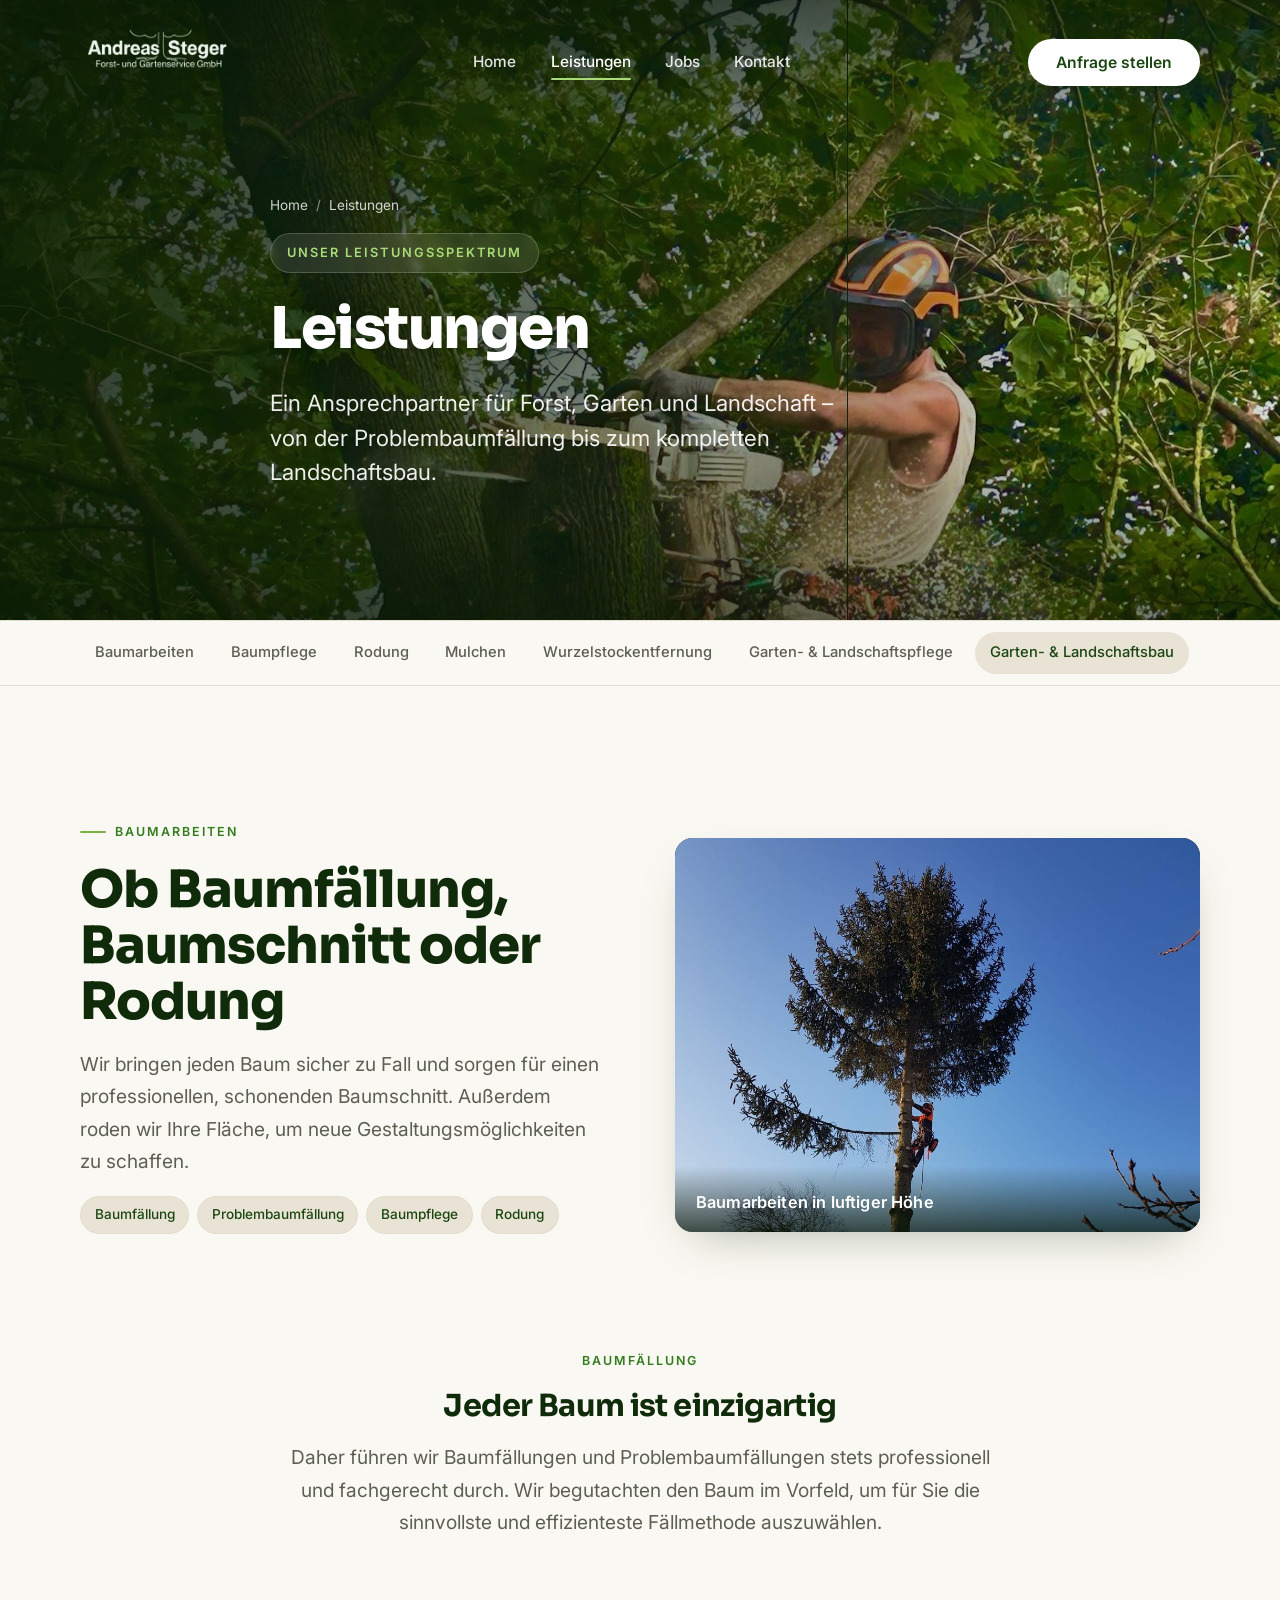
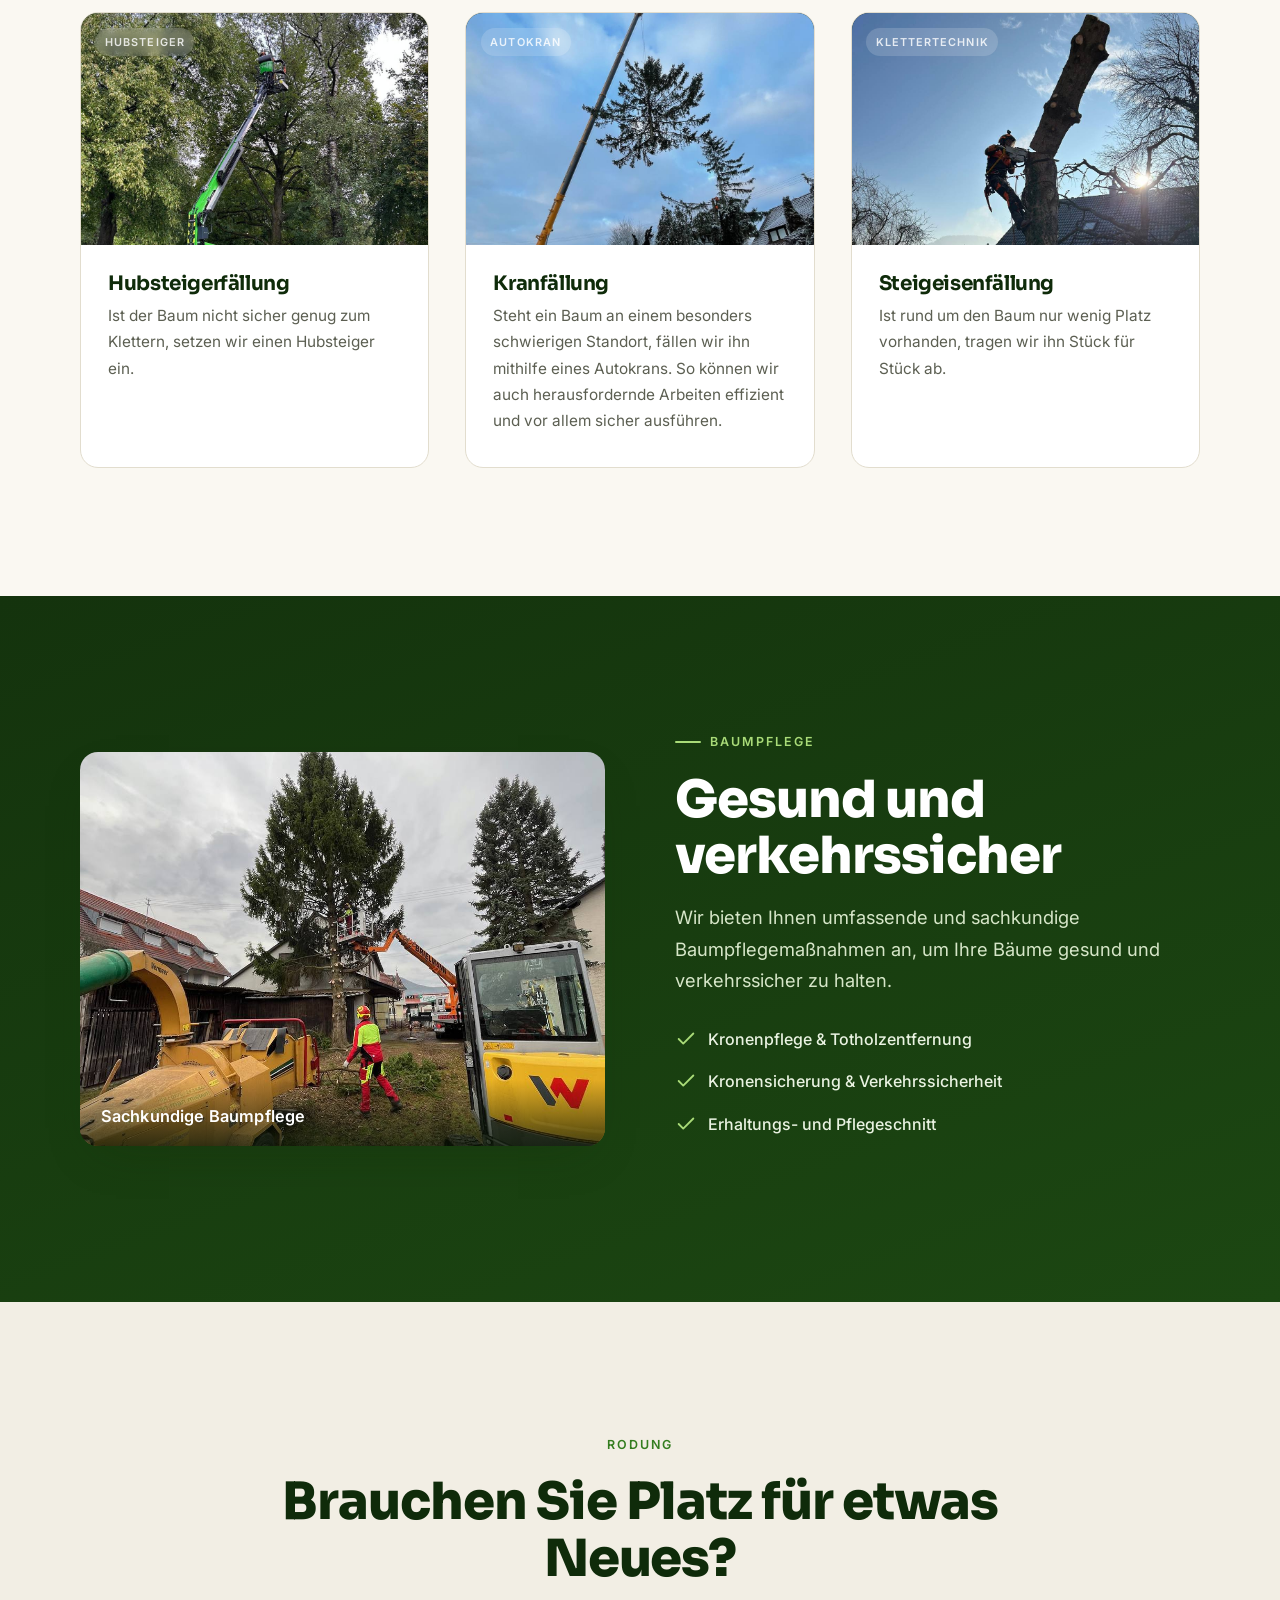
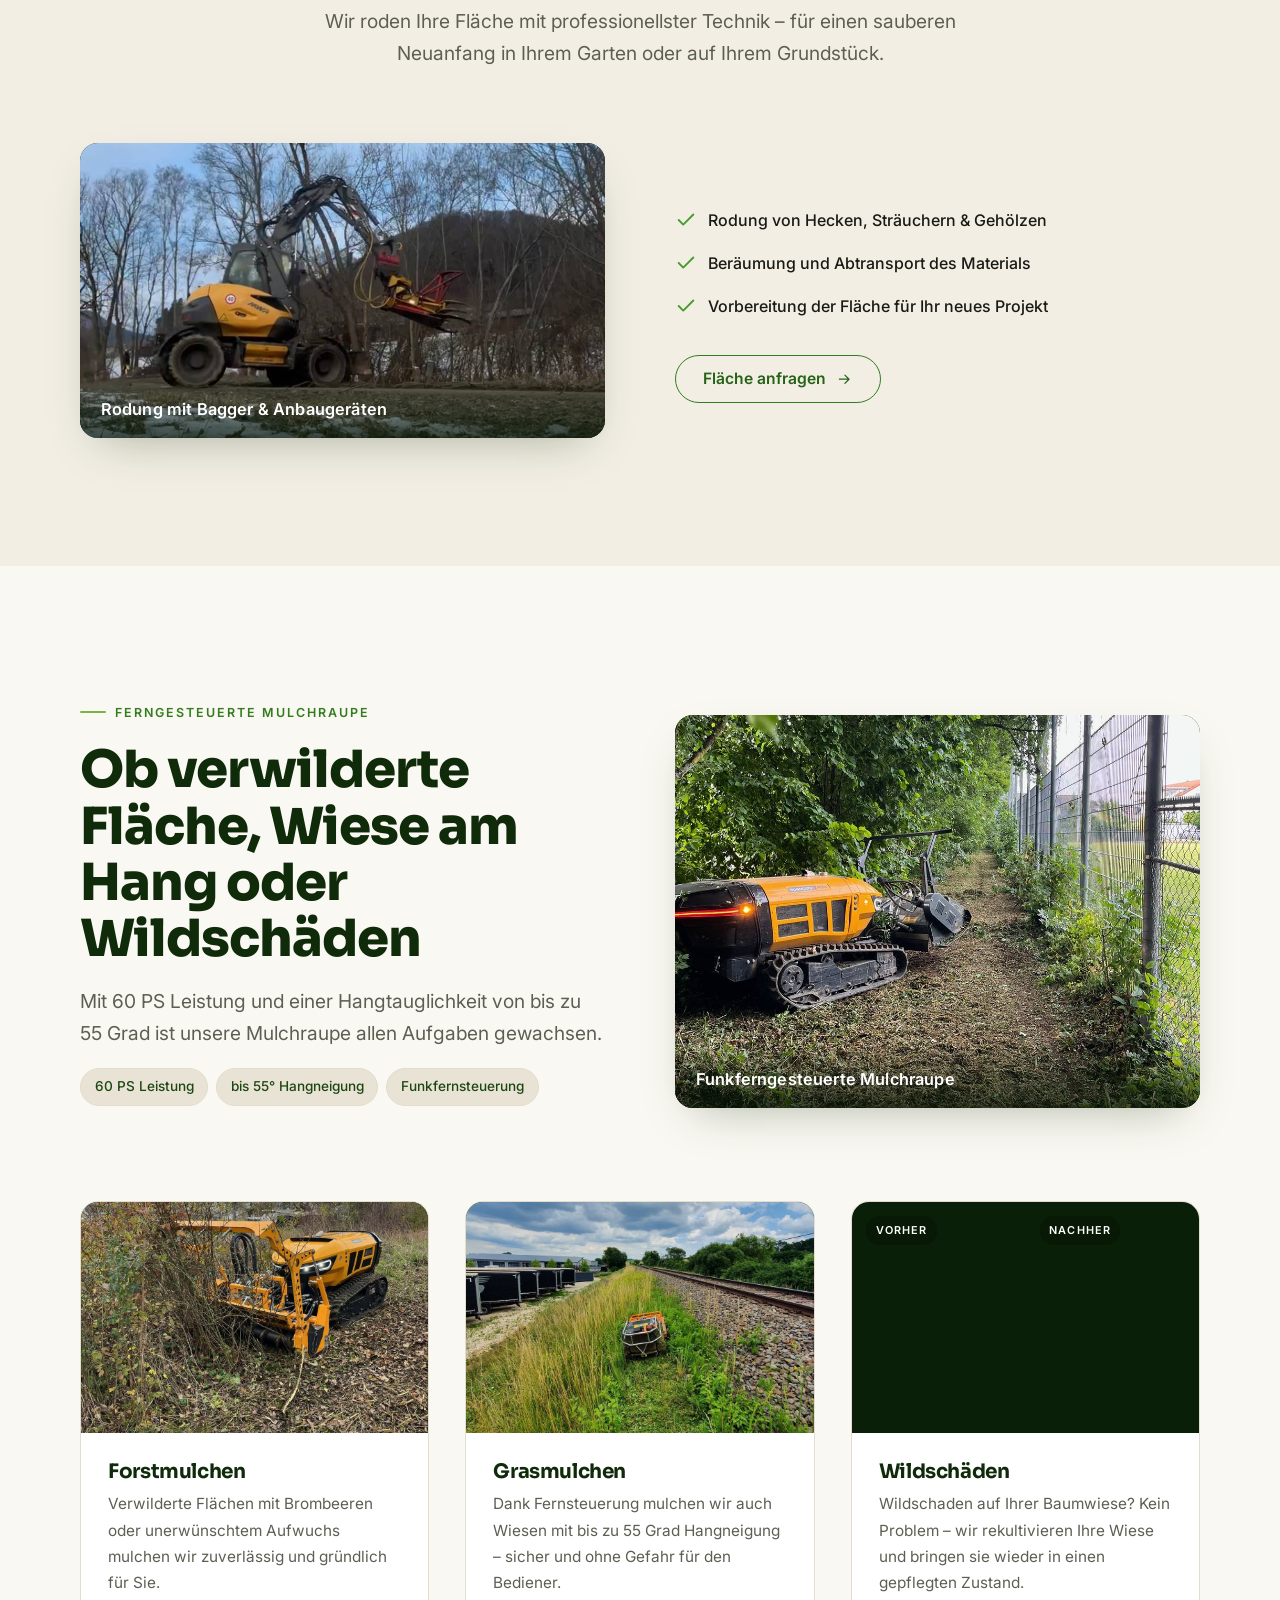
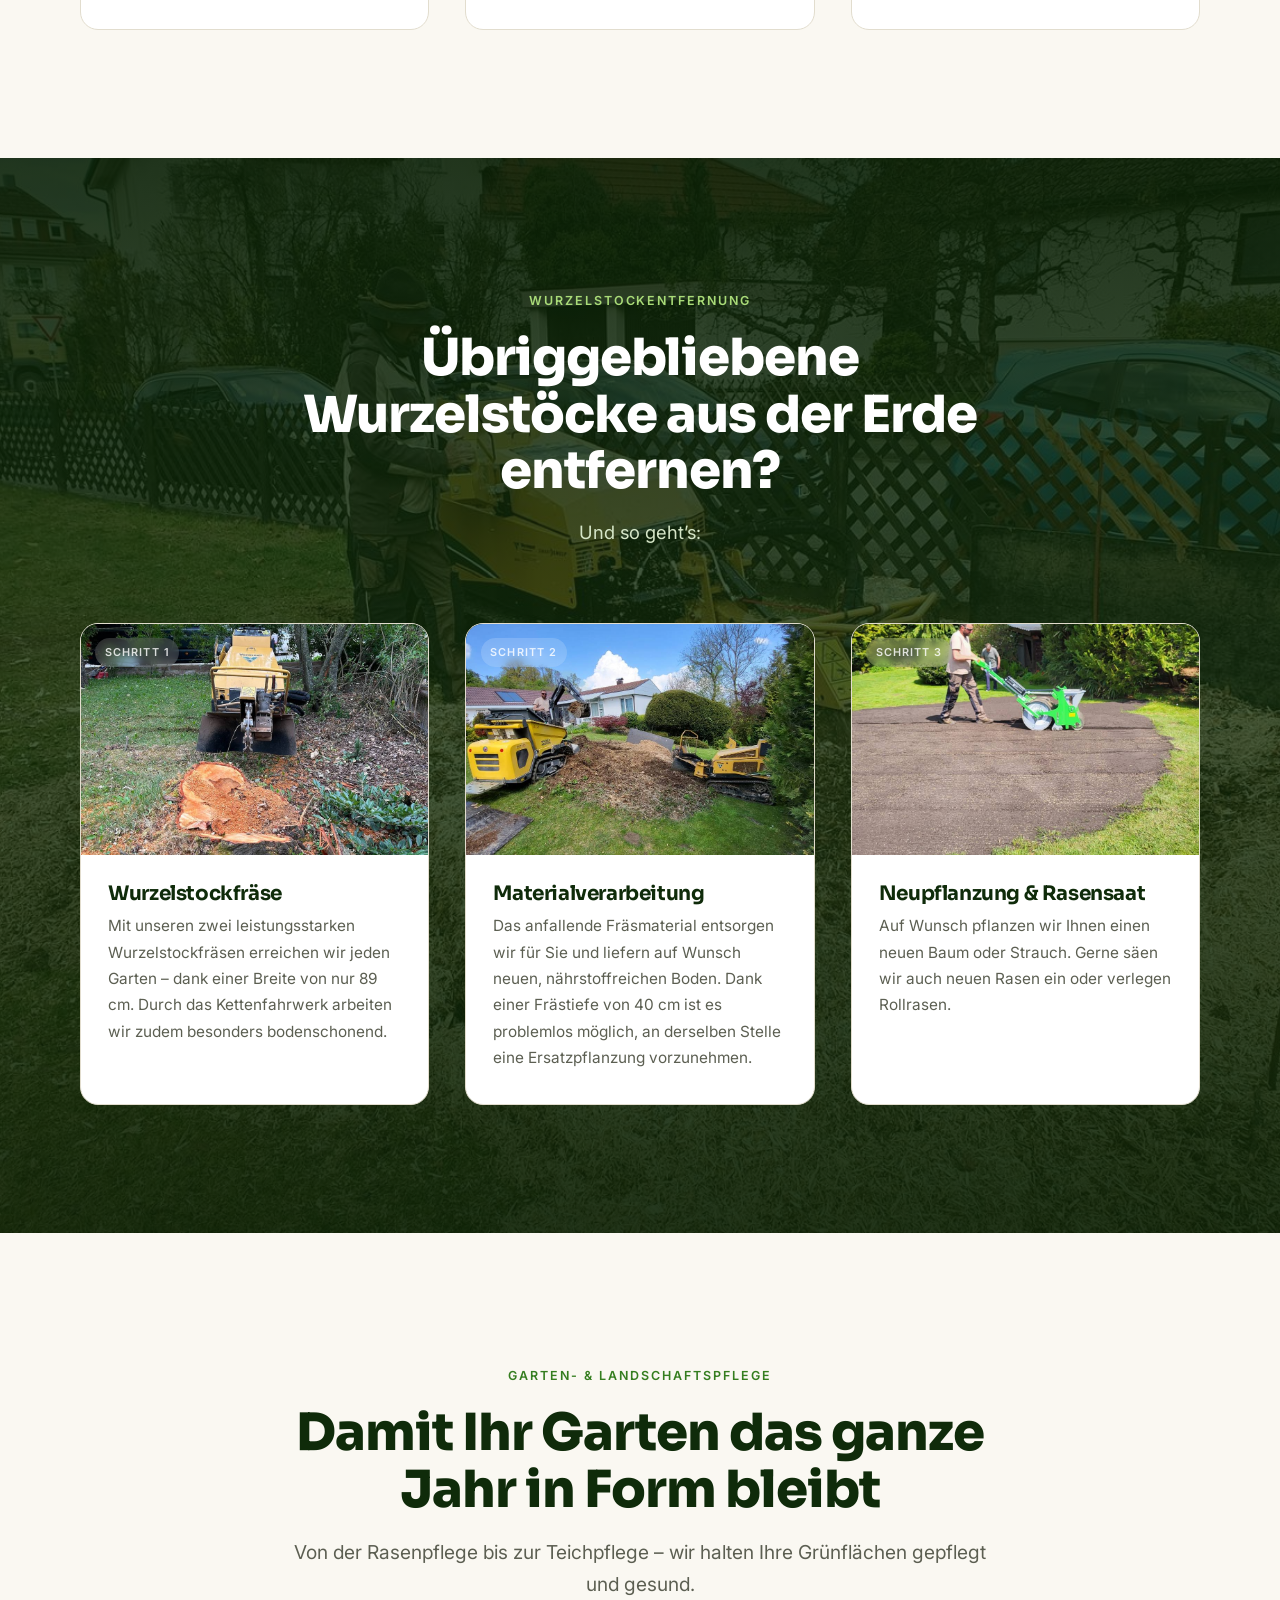
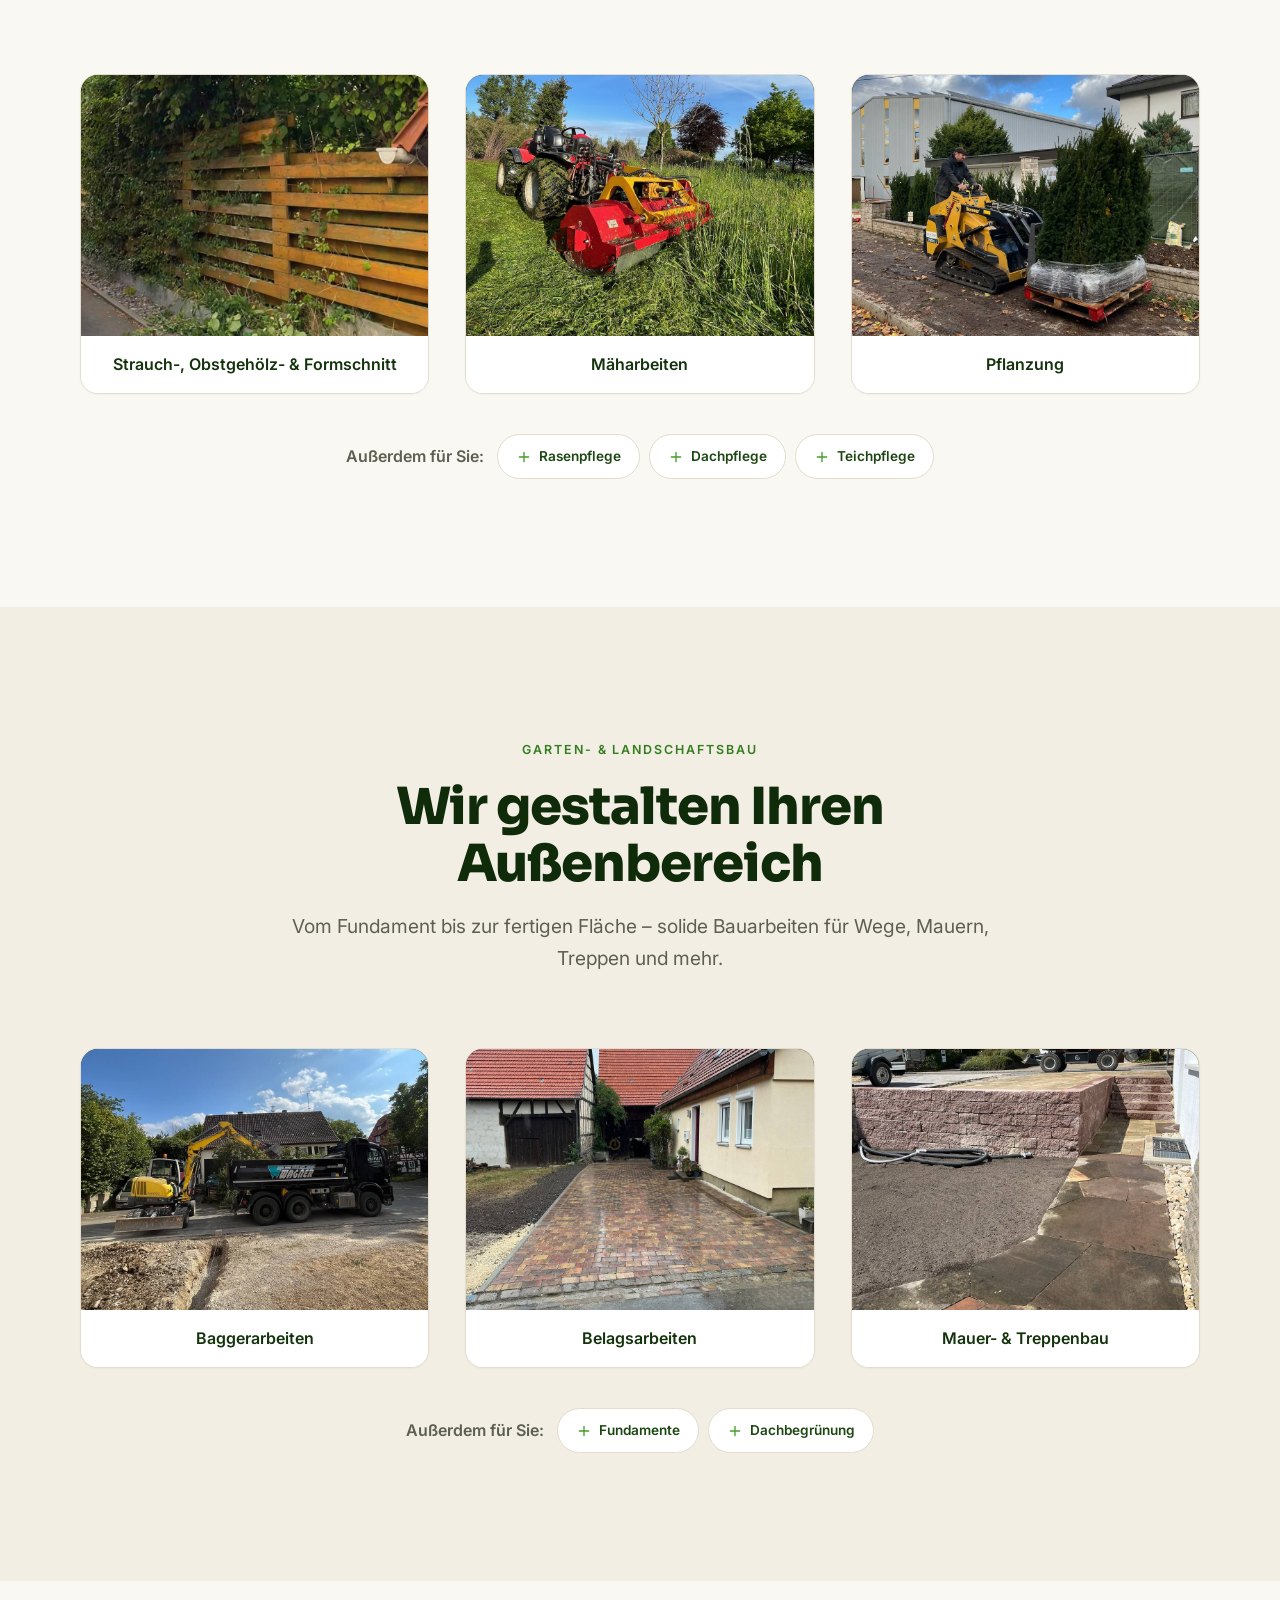
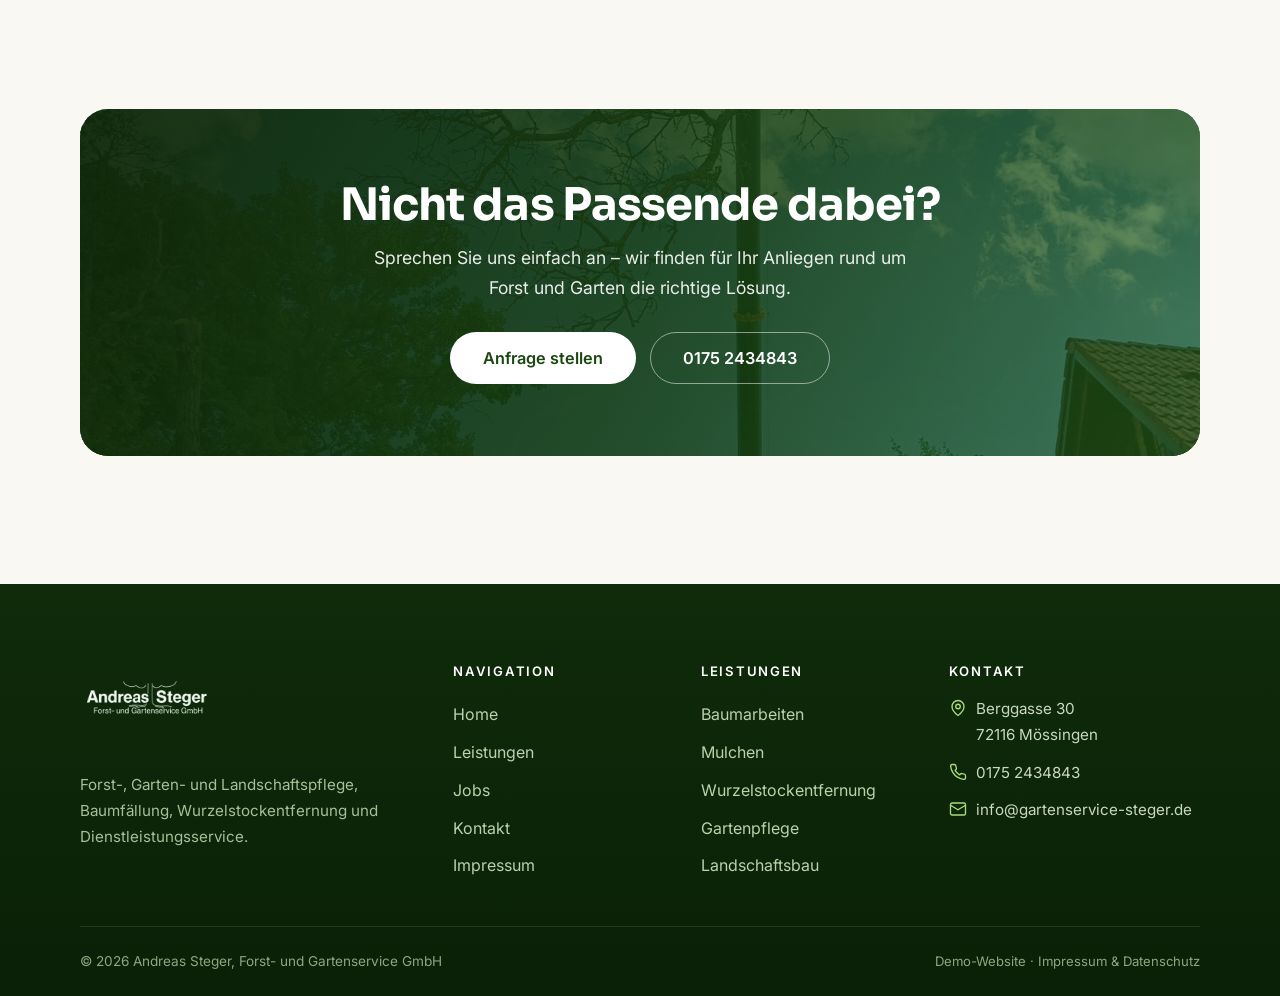
<file: leistungen.html>
<!DOCTYPE html>
<html lang="de">
<head>
<meta charset="UTF-8">
<meta name="viewport" content="width=device-width, initial-scale=1">
<title>Leistungen – Andreas Steger Forst- und Gartenservice GmbH</title>
<meta name="description" content="Baumfällung, Baumpflege, Rodung, Forst- und Grasmulchen, Wurzelstockentfernung, Garten- und Landschaftspflege sowie Garten- und Landschaftsbau in und um Mössingen.">
<link rel="icon" href="assets/img/favicon.svg" type="image/svg+xml">
<link rel="stylesheet" href="assets/css/style.css?v=20261013-4">
</head>
<body>
<a class="skip" href="#main">Zum Inhalt springen</a>
<div class="nav-backdrop"></div>

<header class="header">
  <div class="container header__inner">
    <a href="index.html" class="brand" aria-label="Andreas Steger Forst- und Gartenservice GmbH – Startseite">
      <img class="brand__logo" src="assets/img/logo.png" alt="Andreas Steger – Forst- und Gartenservice GmbH">
    </a>
    <nav class="nav" aria-label="Hauptnavigation">
      <a href="index.html">Home</a>
      <a href="leistungen.html" class="active">Leistungen</a>
      <a href="jobs.html">Jobs</a>
      <a href="kontakt.html">Kontakt</a>
      <div class="nav__cta"><a class="btn btn--light" href="kontakt.html">Anfrage stellen</a></div>
    </nav>
    <div class="header__cta">
      <a class="btn btn--light" href="kontakt.html">Anfrage stellen</a>
      <button class="nav-toggle" aria-label="Menü öffnen" aria-expanded="false">
        <svg class="burger" viewBox="0 0 24 24" fill="none" stroke="currentColor" stroke-width="2" stroke-linecap="round"><path d="M4 7h16M4 12h16M4 17h16"/></svg>
        <svg class="x" viewBox="0 0 24 24" fill="none" stroke="currentColor" stroke-width="2" stroke-linecap="round"><path d="M6 6l12 12M18 6L6 18"/></svg>
      </button>
    </div>
  </div>
</header>

<main id="main">

<!-- HERO -->
<section class="hero hero--sub hero--photo">
  <div class="hero__bg"><img class="hero__img" src="assets/img/photos/hero-leistungen-baumkrone.jpg" alt="" fetchpriority="high" decoding="async"></div>
  <div class="hero__scrim"></div>
  <div class="container hero__inner" data-reveal>
    <nav class="breadcrumb"><a href="index.html">Home</a><span>/</span> Leistungen</nav>
    <span class="hero__eyebrow">Unser Leistungsspektrum</span>
    <h1>Leistungen</h1>
    <p class="hero__sub">Ein Ansprechpartner für Forst, Garten und Landschaft – von der Problembaumfällung bis zum kompletten Landschaftsbau.</p>
  </div>
</section>

<!-- SUBNAV -->
<div class="subnav">
  <div class="container subnav__inner">
    <a href="#baumarbeiten">Baumarbeiten</a>
    <a href="#baumpflege">Baumpflege</a>
    <a href="#rodung">Rodung</a>
    <a href="#mulchen">Mulchen</a>
    <a href="#wurzelstock">Wurzelstockentfernung</a>
    <a href="#gartenpflege">Garten- &amp; Landschaftspflege</a>
    <a href="#landschaftsbau">Garten- &amp; Landschaftsbau</a>
  </div>
</div>

<!-- ============ BAUMARBEITEN ============ -->
<section class="section section--cream anchor" id="baumarbeiten">
  <div class="container">
    <div class="split">
      <div data-reveal>
        <p class="eyebrow">Baumarbeiten</p>
        <h2 class="h2">Ob Baumfällung, Baumschnitt oder Rodung</h2>
        <p class="lead">Wir bringen jeden Baum sicher zu Fall und sorgen für einen professionellen, schonenden Baumschnitt. Außerdem roden wir Ihre Fläche, um neue Gestaltungsmöglichkeiten zu schaffen.</p>
        <div class="chips">
          <span class="chip">Baumfällung</span>
          <span class="chip">Problembaumfällung</span>
          <span class="chip">Baumpflege</span>
          <span class="chip">Rodung</span>
        </div>
      </div>
      <div class="split__media" data-reveal>
        <figure class="media media--photo ratio-4x3"><img class="media__img" src="assets/img/photos/leistung-baumarbeiten-fichte.jpg" alt="Baumkletterer trägt eine Fichte in großer Höhe Stück für Stück ab" loading="lazy" decoding="async"><span class="media__label">Baumarbeiten in luftiger Höhe</span></figure>
      </div>
    </div>

    <!-- BAUMFÄLLUNG -->
    <div class="section-head center anchor" id="baumfaellung" style="margin-top:clamp(48px,7vw,90px)" data-reveal>
      <p class="eyebrow" style="justify-content:center">Baumfällung</p>
      <h3 class="h3">Jeder Baum ist einzigartig</h3>
      <p class="lead">Daher führen wir Baumfällungen und Problembaumfällungen stets professionell und fachgerecht durch. Wir begutachten den Baum im Vorfeld, um für Sie die sinnvollste und effizienteste Fällmethode auszuwählen.</p>
    </div>
    <div class="grid grid-3">
      <div class="scard" data-reveal>
        <figure class="media media--photo ratio-3x2"><img class="media__img" src="assets/img/photos/card-hubsteiger-friedhof.jpg" alt="Raupen-Arbeitsbühne mit Mitarbeiter im Korb an einem hohen Baum" loading="lazy" decoding="async"><span class="media__tag">Hubsteiger</span></figure>
        <div class="scard__body"><h3>Hubsteigerfällung</h3><p>Ist der Baum nicht sicher genug zum Klettern, setzen wir einen Hubsteiger ein.</p></div>
      </div>
      <div class="scard" data-reveal>
        <figure class="media media--photo ratio-3x2"><img class="media__img" src="assets/img/photos/card-kranfaellung-fichte.jpg" alt="Autokran hebt eine gefällte Fichte über die Straße" loading="lazy" decoding="async"><span class="media__tag">Autokran</span></figure>
        <div class="scard__body"><h3>Kranfällung</h3><p>Steht ein Baum an einem besonders schwierigen Standort, fällen wir ihn mithilfe eines Autokrans. So können wir auch herausfordernde Arbeiten effizient und vor allem sicher ausführen.</p></div>
      </div>
      <div class="scard" data-reveal>
        <figure class="media media--photo ratio-3x2"><img class="media__img" src="assets/img/photos/card-steigeisen-kletterer.jpg" alt="Baumkletterer mit Steigeisen kürzt einen Baumstamm mit der Motorsäge" loading="lazy" decoding="async"><span class="media__tag">Klettertechnik</span></figure>
        <div class="scard__body"><h3>Steigeisenfällung</h3><p>Ist rund um den Baum nur wenig Platz vorhanden, tragen wir ihn Stück für Stück ab.</p></div>
      </div>
    </div>
  </div>
</section>

<!-- ============ BAUMPFLEGE ============ -->
<section class="section section--forest anchor" id="baumpflege">
  <div class="container">
    <div class="split">
      <div class="split__media" data-reveal>
        <figure class="media media--photo ratio-4x3"><img class="media__img" src="assets/img/photos/leistung-baumpflege-arbeitsbuehne.jpg" alt="Baumpfleger mit Arbeitsbühne, Häcksler und Bagger an einer Fichte" loading="lazy" decoding="async"><span class="media__label">Sachkundige Baumpflege</span></figure>
      </div>
      <div data-reveal>
        <p class="eyebrow">Baumpflege</p>
        <h2 class="h2">Gesund und verkehrssicher</h2>
        <p style="color:#d6e6c8;font-size:1.15rem">Wir bieten Ihnen umfassende und sachkundige Baumpflegemaßnahmen an, um Ihre Bäume gesund und verkehrssicher zu halten.</p>
        <ul class="check">
          <li><svg viewBox="0 0 24 24" fill="none" stroke="currentColor" stroke-width="2" stroke-linecap="round" stroke-linejoin="round"><path d="M20 6 9 17l-5-5"/></svg> Kronenpflege &amp; Totholzentfernung</li>
          <li><svg viewBox="0 0 24 24" fill="none" stroke="currentColor" stroke-width="2" stroke-linecap="round" stroke-linejoin="round"><path d="M20 6 9 17l-5-5"/></svg> Kronensicherung &amp; Verkehrssicherheit</li>
          <li><svg viewBox="0 0 24 24" fill="none" stroke="currentColor" stroke-width="2" stroke-linecap="round" stroke-linejoin="round"><path d="M20 6 9 17l-5-5"/></svg> Erhaltungs- und Pflegeschnitt</li>
        </ul>
      </div>
    </div>
  </div>
</section>

<!-- ============ RODUNG ============ -->
<section class="section section--sand anchor" id="rodung">
  <div class="container">
    <div class="section-head center" data-reveal>
      <p class="eyebrow" style="justify-content:center">Rodung</p>
      <h2 class="h2">Brauchen Sie Platz für etwas Neues?</h2>
      <p class="lead">Wir roden Ihre Fläche mit professionellster Technik – für einen sauberen Neuanfang in Ihrem Garten oder auf Ihrem Grundstück.</p>
    </div>
    <div class="split" data-reveal>
      <div class="split__media">
        <figure class="media media--photo ratio-16x9"><img class="media__img" src="assets/img/photos/leistung-rodung-mobilbagger.jpg" alt="Mobilbagger mit Fällgreifer bei der Rodung im Winter" loading="lazy" decoding="async"><span class="media__label">Rodung mit Bagger &amp; Anbaugeräten</span></figure>
      </div>
      <div style="align-self:center">
        <ul class="check">
          <li><svg viewBox="0 0 24 24" fill="none" stroke="currentColor" stroke-width="2" stroke-linecap="round" stroke-linejoin="round"><path d="M20 6 9 17l-5-5"/></svg> Rodung von Hecken, Sträuchern &amp; Gehölzen</li>
          <li><svg viewBox="0 0 24 24" fill="none" stroke="currentColor" stroke-width="2" stroke-linecap="round" stroke-linejoin="round"><path d="M20 6 9 17l-5-5"/></svg> Beräumung und Abtransport des Materials</li>
          <li><svg viewBox="0 0 24 24" fill="none" stroke="currentColor" stroke-width="2" stroke-linecap="round" stroke-linejoin="round"><path d="M20 6 9 17l-5-5"/></svg> Vorbereitung der Fläche für Ihr neues Projekt</li>
        </ul>
        <a class="btn btn--outline" href="kontakt.html">Fläche anfragen
          <svg viewBox="0 0 24 24" fill="none" stroke="currentColor" stroke-width="1.8" stroke-linecap="round" stroke-linejoin="round"><path d="M5 12h14M13 6l6 6-6 6"/></svg></a>
      </div>
    </div>
  </div>
</section>

<!-- ============ MULCHEN ============ -->
<section class="section section--cream anchor" id="mulchen">
  <div class="container">
    <div class="split split--reverse">
      <div data-reveal>
        <p class="eyebrow">Ferngesteuerte Mulchraupe</p>
        <h2 class="h2">Ob verwilderte Fläche, Wiese am Hang oder Wildschäden</h2>
        <p class="lead">Mit 60 PS Leistung und einer Hangtauglichkeit von bis zu 55 Grad ist unsere Mulchraupe allen Aufgaben gewachsen.</p>
        <div class="chips">
          <span class="chip">60 PS Leistung</span>
          <span class="chip">bis 55° Hangneigung</span>
          <span class="chip">Funkfernsteuerung</span>
        </div>
      </div>
      <div class="split__media" data-reveal>
        <figure class="media media--photo ratio-4x3"><img class="media__img" src="assets/img/photos/leistung-mulchraupe-zaun.jpg" alt="Funkferngesteuerte Mulchraupe beim Freimulchen eines Wegs am Zaun" loading="lazy" decoding="async"><span class="media__label">Funkferngesteuerte Mulchraupe</span></figure>
      </div>
    </div>
    <div class="grid grid-3" style="margin-top:clamp(40px,6vw,72px)">
      <div class="scard" data-reveal>
        <figure class="media media--photo ratio-3x2"><img class="media__img" src="assets/img/photos/card-forstmulchen.jpg" alt="Forstmulchen von verwildertem Aufwuchs" loading="lazy" decoding="async"></figure>
        <div class="scard__body"><h3>Forstmulchen</h3><p>Verwilderte Flächen mit Brombeeren oder unerwünschtem Aufwuchs mulchen wir zuverlässig und gründlich für Sie.</p></div>
      </div>
      <div class="scard" data-reveal>
        <figure class="media media--photo ratio-3x2"><img class="media__img" src="assets/img/photos/card-grasmulchen.jpg" alt="Ferngesteuertes Grasmulchen an der Böschung" loading="lazy" decoding="async"></figure>
        <div class="scard__body"><h3>Grasmulchen</h3><p>Dank Fernsteuerung mulchen wir auch Wiesen mit bis zu 55 Grad Hangneigung – sicher und ohne Gefahr für den Bediener.</p></div>
      </div>
      <div class="scard" data-reveal>
        <figure class="media media--photo ratio-3x2"><img class="media__img" src="assets/img/photos/card-wildschaeden-vorher-nachher.jpg" alt="Vorher und nachher: Wildschweinschäden auf einer Wiese und die mit der Mulchraupe eingeebnete Fläche" loading="lazy" decoding="async"><span class="media__tag media__tag--ba">Vorher</span><span class="media__tag media__tag--ba media__tag--after">Nachher</span></figure>
        <div class="scard__body"><h3>Wildschäden</h3><p>Wildschaden auf Ihrer Baumwiese? Kein Problem – wir rekultivieren Ihre Wiese und bringen sie wieder in einen gepflegten Zustand.</p></div>
      </div>
    </div>
  </div>
</section>

<!-- ============ WURZELSTOCKENTFERNUNG ============ -->
<section class="section section--forest section--photo anchor" id="wurzelstock">
  <img class="section__bg" src="assets/img/photos/bg-wurzelstock.jpg" alt="" loading="lazy" decoding="async">
  <div class="section__shade"></div>
  <div class="container">
    <div class="section-head center" data-reveal>
      <p class="eyebrow" style="justify-content:center">Wurzelstockentfernung</p>
      <h2 class="h2">Übriggebliebene Wurzelstöcke aus der Erde entfernen?</h2>
      <p style="color:#d6e6c8;font-size:1.15rem">Und so geht’s:</p>
    </div>
    <div class="grid grid-3">
      <div class="scard" data-reveal>
        <figure class="media media--photo ratio-3x2"><img class="media__img" src="assets/img/photos/card-wurzelstockfraese.jpg" alt="Wurzelstockfräse an einem Baumstumpf" loading="lazy" decoding="async"><span class="media__tag">Schritt 1</span></figure>
        <div class="scard__body"><h3>Wurzelstockfräse</h3><p>Mit unseren zwei leistungsstarken Wurzelstockfräsen erreichen wir jeden Garten – dank einer Breite von nur 89 cm. Durch das Kettenfahrwerk arbeiten wir zudem besonders bodenschonend.</p></div>
      </div>
      <div class="scard" data-reveal>
        <figure class="media media--photo ratio-3x2"><img class="media__img" src="assets/img/photos/card-materialverarbeitung-fraesgut.jpg" alt="Bagger mit Dumper nimmt das Fräsmaterial neben der Wurzelstockfräse auf" loading="lazy" decoding="async"><span class="media__tag">Schritt 2</span></figure>
        <div class="scard__body"><h3>Materialverarbeitung</h3><p>Das anfallende Fräsmaterial entsorgen wir für Sie und liefern auf Wunsch neuen, nährstoffreichen Boden. Dank einer Frästiefe von 40 cm ist es problemlos möglich, an derselben Stelle eine Ersatzpflanzung vorzunehmen.</p></div>
      </div>
      <div class="scard" data-reveal>
        <figure class="media media--photo ratio-3x2"><img class="media__img" src="assets/img/photos/card-rasensaat.jpg" alt="Rasensaat nach der Wurzelstockentfernung" loading="lazy" decoding="async"><span class="media__tag">Schritt 3</span></figure>
        <div class="scard__body"><h3>Neupflanzung &amp; Rasensaat</h3><p>Auf Wunsch pflanzen wir Ihnen einen neuen Baum oder Strauch. Gerne säen wir auch neuen Rasen ein oder verlegen Rollrasen.</p></div>
      </div>
    </div>
  </div>
</section>

<!-- ============ GARTEN- UND LANDSCHAFTSPFLEGE ============ -->
<section class="section section--cream anchor" id="gartenpflege">
  <div class="container">
    <div class="section-head center" data-reveal>
      <p class="eyebrow" style="justify-content:center">Garten- &amp; Landschaftspflege</p>
      <h2 class="h2">Damit Ihr Garten das ganze Jahr in Form bleibt</h2>
      <p class="lead">Von der Rasenpflege bis zur Teichpflege – wir halten Ihre Grünflächen gepflegt und gesund.</p>
    </div>
    <div class="grid grid-3">
      <div class="tile" data-reveal><figure class="media media--photo ratio-4x3"><img class="media__img" src="assets/img/photos/tile-formschnitt.jpg" alt="Frisch geschnittene Hecke am Zaun" loading="lazy" decoding="async"></figure><div class="tile__cap">Strauch-, Obstgehölz- &amp; Formschnitt</div></div>
      <div class="tile" data-reveal><figure class="media media--photo ratio-4x3"><img class="media__img" src="assets/img/photos/tile-maeharbeiten.jpg" alt="Mäharbeiten mit dem Schlegelmäher" loading="lazy" decoding="async"></figure><div class="tile__cap">Mäharbeiten</div></div>
      <div class="tile" data-reveal><figure class="media media--photo ratio-4x3"><img class="media__img" src="assets/img/photos/tile-pflanzung.jpg" alt="Anlieferung eines Baums zur Pflanzung" loading="lazy" decoding="async"></figure><div class="tile__cap">Pflanzung</div></div>
    </div>
    <div class="extras" data-reveal><span class="extras__label">Außerdem für Sie:</span><span class="chip"><svg viewBox="0 0 24 24" fill="none" stroke="currentColor" stroke-width="2" stroke-linecap="round" aria-hidden="true"><path d="M12 5v14M5 12h14"/></svg>Rasenpflege</span><span class="chip"><svg viewBox="0 0 24 24" fill="none" stroke="currentColor" stroke-width="2" stroke-linecap="round" aria-hidden="true"><path d="M12 5v14M5 12h14"/></svg>Dachpflege</span><span class="chip"><svg viewBox="0 0 24 24" fill="none" stroke="currentColor" stroke-width="2" stroke-linecap="round" aria-hidden="true"><path d="M12 5v14M5 12h14"/></svg>Teichpflege</span></div>
  </div>
</section>

<!-- ============ GARTEN- UND LANDSCHAFTSBAU ============ -->
<section class="section section--sand anchor" id="landschaftsbau">
  <div class="container">
    <div class="section-head center" data-reveal>
      <p class="eyebrow" style="justify-content:center">Garten- &amp; Landschaftsbau</p>
      <h2 class="h2">Wir gestalten Ihren Außenbereich</h2>
      <p class="lead">Vom Fundament bis zur fertigen Fläche – solide Bauarbeiten für Wege, Mauern, Treppen und mehr.</p>
    </div>
    <div class="grid grid-3">
      <div class="tile" data-reveal><figure class="media media--photo ratio-4x3"><img class="media__img" src="assets/img/photos/tile-baggerarbeiten-graben.jpg" alt="Mobilbagger beim Ausheben eines Grabens" loading="lazy" decoding="async"></figure><div class="tile__cap">Baggerarbeiten</div></div>
      <div class="tile" data-reveal><figure class="media media--photo ratio-4x3"><img class="media__img" src="assets/img/photos/tile-belagsarbeiten-hofeinfahrt.jpg" alt="Neu gepflasterte Hofeinfahrt" loading="lazy" decoding="async"></figure><div class="tile__cap">Belagsarbeiten</div></div>
      <div class="tile" data-reveal><figure class="media media--photo ratio-4x3"><img class="media__img" src="assets/img/photos/tile-mauer-treppenbau.jpg" alt="Neue Natursteinmauer mit Treppe" loading="lazy" decoding="async"></figure><div class="tile__cap">Mauer- &amp; Treppenbau</div></div>
    </div>
    <div class="extras" data-reveal><span class="extras__label">Außerdem für Sie:</span><span class="chip"><svg viewBox="0 0 24 24" fill="none" stroke="currentColor" stroke-width="2" stroke-linecap="round" aria-hidden="true"><path d="M12 5v14M5 12h14"/></svg>Fundamente</span><span class="chip"><svg viewBox="0 0 24 24" fill="none" stroke="currentColor" stroke-width="2" stroke-linecap="round" aria-hidden="true"><path d="M12 5v14M5 12h14"/></svg>Dachbegrünung</span></div>
  </div>
</section>

<!-- CTA -->
<section class="section section--cream">
  <div class="container">
    <div class="cta-band cta-band--photo" data-reveal>
      <img class="cta-band__img" src="assets/img/photos/bg-cta-leistungen.jpg" alt="" loading="lazy" decoding="async">
      <div class="cta-band__shade"></div>
      <h2>Nicht das Passende dabei?</h2>
      <p>Sprechen Sie uns einfach an – wir finden für Ihr Anliegen rund um Forst und Garten die richtige Lösung.</p>
      <div class="hero__actions">
        <a class="btn btn--light btn--lg" href="kontakt.html">Anfrage stellen</a>
        <a class="btn btn--ghost btn--lg" href="tel:+491752434843">0175 2434843</a>
      </div>
    </div>
  </div>
</section>

</main>

<footer class="footer">
  <div class="container">
    <div class="footer__grid">
      <div>
        <a href="index.html" class="brand" style="margin-bottom:1.1rem">
          <img class="brand__logo" src="assets/img/logo.png" alt="Andreas Steger – Forst- und Gartenservice GmbH">
        </a>
        <p>Forst-, Garten- und Landschaftspflege, Baumfällung, Wurzelstockentfernung und Dienstleistungsservice.</p>
      </div>
      <div>
        <h4>Navigation</h4>
        <nav class="footer__links">
          <a href="index.html">Home</a>
          <a href="leistungen.html">Leistungen</a>
          <a href="jobs.html">Jobs</a>
          <a href="kontakt.html">Kontakt</a>
          <a href="impressum.html">Impressum</a>
        </nav>
      </div>
      <div>
        <h4>Leistungen</h4>
        <nav class="footer__links">
          <a href="leistungen.html#baumarbeiten">Baumarbeiten</a>
          <a href="leistungen.html#mulchen">Mulchen</a>
          <a href="leistungen.html#wurzelstock">Wurzelstockentfernung</a>
          <a href="leistungen.html#gartenpflege">Gartenpflege</a>
          <a href="leistungen.html#landschaftsbau">Landschaftsbau</a>
        </nav>
      </div>
      <div class="footer__contact">
        <h4>Kontakt</h4>
        <div><svg viewBox="0 0 24 24" fill="none" stroke="currentColor" stroke-width="1.8" stroke-linecap="round" stroke-linejoin="round"><path d="M20 10c0 6-8 12-8 12s-8-6-8-12a8 8 0 0 1 16 0Z"/><circle cx="12" cy="10" r="3"/></svg><span>Berggasse 30<br>72116 Mössingen</span></div>
        <div><svg viewBox="0 0 24 24" fill="none" stroke="currentColor" stroke-width="1.8" stroke-linecap="round" stroke-linejoin="round"><path d="M22 16.9v3a2 2 0 0 1-2.2 2 19.8 19.8 0 0 1-8.6-3 19.5 19.5 0 0 1-6-6 19.8 19.8 0 0 1-3-8.7A2 2 0 0 1 4.1 2h3a2 2 0 0 1 2 1.7c.1 1 .4 2 .7 2.9a2 2 0 0 1-.5 2.1L8.1 9.9a16 16 0 0 0 6 6l1.2-1.2a2 2 0 0 1 2.1-.5c.9.3 1.9.6 2.9.7a2 2 0 0 1 1.7 2Z"/></svg><a href="tel:+491752434843">0175 2434843</a></div>
        <div><svg viewBox="0 0 24 24" fill="none" stroke="currentColor" stroke-width="1.8" stroke-linecap="round" stroke-linejoin="round"><rect x="2" y="4" width="20" height="16" rx="2"/><path d="m22 7-10 6L2 7"/></svg><a href="mailto:info@gartenservice-steger.de">info@gartenservice-steger.de</a></div>
      </div>
    </div>
    <div class="footer__bar">
      <span>© <span data-year>2026</span> Andreas Steger, Forst- und Gartenservice GmbH</span>
      <span class="footer__made">Demo-Website · <a href="impressum.html">Impressum &amp; Datenschutz</a></span>
    </div>
  </div>
</footer>

<script src="assets/js/main.js?v=20261013-3"></script>
<!-- WEBUNDO Analytics -->
<script src="https://analytics.laendle-digital.com/tracker.js" data-website-id="steger_gartenservice" defer></script>
</body>
</html>
</file>
<file: assets/css/style.css>
/* =========================================================
   Andreas Steger – Forst- und Gartenservice GmbH
   Design system / stylesheet
   ========================================================= */

/* ---------- Fonts ---------- */
@import url('https://fonts.googleapis.com/css2?family=Sora:wght@400;500;600;700;800&family=Inter:wght@400;500;600;700&display=swap');

/* ---------- Design tokens ---------- */
:root {
  --forest-950:#0f2b0a;
  --forest-900:#14330d;
  --forest-800:#1c4712;
  --forest-700:#276218;
  --forest-600:#347d1f;
  --forest-500:#469c2b;
  --leaf:#7cb342;
  --lime:#a9db78;
  --bark:#5b4228;
  --bark-2:#7a5a34;
  --sand:#e9e3d5;
  --sand-2:#f2eee4;
  --cream:#faf8f2;
  --ink:#191a15;
  --muted:#5c5f52;
  --line:#e2ddce;
  --white:#ffffff;

  --font-display:'Sora', 'Inter', system-ui, -apple-system, 'Segoe UI', Roboto, sans-serif;
  --font-sans:'Inter', system-ui, -apple-system, 'Segoe UI', Roboto, sans-serif;

  --radius:18px;
  --radius-sm:12px;
  --radius-lg:28px;
  --shadow-sm:0 2px 10px rgba(20,40,12,.06);
  --shadow:0 18px 45px -20px rgba(20,45,10,.35);
  --shadow-lg:0 40px 80px -30px rgba(15,40,8,.45);
  --container:1200px;
  --ease:cubic-bezier(.22,.61,.36,1);

  --leaf-pattern:url("data:image/svg+xml,%3Csvg width='120' height='120' viewBox='0 0 120 120' xmlns='http://www.w3.org/2000/svg'%3E%3Cg fill='none' stroke='%23ffffff' stroke-opacity='0.09' stroke-width='1.5'%3E%3Cpath d='M20 90c0-18 12-30 30-30M50 60c-10 0-18-6-18-6M50 60c2-10 10-16 10-16'/%3E%3Cpath d='M78 30c0 14-10 24-24 24M54 54c8 0 14 5 14 5M54 54c-2 8-8 12-8 12'/%3E%3C/g%3E%3C/svg%3E");
}

/* ---------- Reset ---------- */
*,*::before,*::after{box-sizing:border-box}
html{-webkit-text-size-adjust:100%;scroll-behavior:smooth}
body{margin:0;font-family:var(--font-sans);color:var(--ink);background:var(--cream);
  line-height:1.72;font-size:clamp(16px,1.05vw,17px);-webkit-font-smoothing:antialiased;overflow-x:hidden}
img,svg,picture{max-width:100%;display:block}
a{color:inherit;text-decoration:none}
button{font-family:inherit;cursor:pointer}
h1,h2,h3,h4{margin:0;font-family:var(--font-display);font-weight:700;line-height:1.1;letter-spacing:-.02em;color:var(--forest-950)}
p{margin:0 0 1.15rem}
ul{margin:0;padding:0;list-style:none}
:focus-visible{outline:3px solid var(--leaf);outline-offset:3px;border-radius:6px}

.skip{position:absolute;left:-999px;top:0;z-index:200;background:#fff;color:var(--forest-800);
  padding:.7rem 1.1rem;border-radius:0 0 10px 0;font-weight:600}
.skip:focus{left:0}

/* ---------- Layout helpers ---------- */
.container{width:100%;max-width:var(--container);margin-inline:auto;padding-inline:clamp(20px,5vw,40px)}
.container--narrow{max-width:860px}
.section{padding-block:clamp(78px,10vw,142px);position:relative}
.section--sand{background:var(--sand-2)}
.section--cream{background:var(--cream)}
.section--forest{background:linear-gradient(160deg,var(--forest-900),var(--forest-800));color:#eaf3e2}
.section--forest h2,.section--forest h3{color:#fff}

.eyebrow{display:inline-flex;align-items:center;gap:.55rem;font-family:var(--font-sans);
  font-weight:600;font-size:.78rem;letter-spacing:.16em;text-transform:uppercase;
  color:var(--forest-600);margin:0 0 1.2rem}
.eyebrow::before{content:"";width:26px;height:2px;background:var(--leaf);border-radius:2px}
.section--forest .eyebrow{color:var(--lime)}
.section--forest .eyebrow::before{background:var(--lime)}

.section-head{max-width:720px;margin-bottom:clamp(46px,6vw,74px)}
.section-head.center{margin-inline:auto;text-align:center}
.section-head.center .eyebrow::before{display:none}
h2.h2{font-size:clamp(2rem,4.2vw,3.2rem);font-weight:800}
h3.h3{font-size:clamp(1.4rem,2.4vw,1.9rem)}
.lead{font-size:clamp(1.05rem,1.5vw,1.22rem);color:var(--muted);line-height:1.68;margin-top:1.15rem}

/* ---------- Buttons ---------- */
.btn{display:inline-flex;align-items:center;gap:.6rem;font-weight:600;font-size:.98rem;
  padding:.92rem 1.7rem;border-radius:100px;border:1.5px solid transparent;transition:.3s var(--ease);
  line-height:1;white-space:nowrap}
.btn svg{width:1.05em;height:1.05em;transition:transform .3s var(--ease)}
.btn:hover svg{transform:translateX(3px)}
.btn--primary{background:var(--forest-600);color:#fff;box-shadow:0 12px 26px -12px rgba(40,98,24,.8)}
.btn--primary:hover{background:var(--forest-700);transform:translateY(-2px);box-shadow:0 18px 34px -14px rgba(40,98,24,.9)}
.btn--light{background:#fff;color:var(--forest-800)}
.btn--light:hover{transform:translateY(-2px);box-shadow:var(--shadow)}
.btn--ghost{background:transparent;color:#fff;border-color:rgba(255,255,255,.5)}
.btn--ghost:hover{background:rgba(255,255,255,.14);border-color:#fff}
.btn--outline{background:transparent;color:var(--forest-700);border-color:var(--forest-600)}
.btn--outline:hover{background:var(--forest-600);color:#fff}
.btn--lg{padding:1.05rem 2rem;font-size:1.02rem}

/* ---------- Header / Nav ---------- */
.header{position:fixed;inset:0 0 auto;z-index:100;transition:.35s var(--ease);
  padding-block:.65rem;border-bottom:1px solid transparent}
.header__inner{display:flex;align-items:center;justify-content:space-between;gap:1.5rem}
.header.scrolled{background:rgba(20,51,13,.92);backdrop-filter:blur(12px);
  border-bottom-color:rgba(255,255,255,.08);box-shadow:0 10px 30px -18px rgba(0,0,0,.6)}

.brand{display:flex;align-items:center;gap:.7rem;color:#fff;flex-shrink:0}
.brand__logo{height:104px;width:auto;display:block}
.footer .brand__logo{height:90px;margin-bottom:0}
@media(max-width:520px){.brand__logo{height:70px}}
.brand__mark{width:42px;height:42px;color:var(--lime);flex-shrink:0;transition:.3s var(--ease)}
.brand:hover .brand__mark{transform:rotate(-6deg) scale(1.05)}
.brand__name{display:flex;flex-direction:column;line-height:1}
.brand__name b{font-family:var(--font-display);font-weight:600;font-size:1.18rem;letter-spacing:.01em}
.brand__name small{font-size:.62rem;letter-spacing:.13em;text-transform:uppercase;opacity:.8;margin-top:.22rem;font-weight:500}

.nav{display:flex;align-items:center;gap:.35rem}
.nav a{color:rgba(255,255,255,.88);font-weight:500;font-size:.96rem;padding:.55rem .9rem;border-radius:100px;
  transition:.25s var(--ease);position:relative}
.nav a:hover{color:#fff;background:rgba(255,255,255,.1)}
.nav a.active{color:#fff}
.nav a.active::after{content:"";position:absolute;left:.9rem;right:.9rem;bottom:.28rem;height:2px;background:var(--lime);border-radius:2px}
.header__cta{display:flex;align-items:center;gap:.8rem}
.nav-toggle{display:none;width:46px;height:46px;border:none;background:rgba(255,255,255,.12);border-radius:12px;
  color:#fff;align-items:center;justify-content:center}
.nav-toggle svg{width:24px;height:24px}
.nav-toggle .x{display:none}
body.nav-open .nav-toggle .burger{display:none}
body.nav-open .nav-toggle .x{display:block}

@media(max-width:960px){
  .nav{position:fixed;inset:0 0 0 auto;width:min(88vw,360px);flex-direction:column;align-items:stretch;
    justify-content:flex-start;gap:.2rem;padding:6rem 1.4rem 2rem;background:linear-gradient(180deg,var(--forest-900),var(--forest-950));
    transform:translateX(100%);transition:.4s var(--ease);box-shadow:var(--shadow-lg);z-index:99}
  body.nav-open .nav{transform:translateX(0)}
  .nav a{font-size:1.1rem;padding:.9rem 1rem}
  .nav a.active::after{display:none}
  .nav a.active{background:rgba(255,255,255,.12)}
  .nav-toggle{display:inline-flex;position:relative;z-index:100}
  .header__cta .btn:not(.nav-toggle){display:none}
  .nav__cta{margin-top:1rem}
  .nav__cta .btn{width:100%;justify-content:center}
}
@media(min-width:961px){.nav__cta{display:none}}
.nav-backdrop{position:fixed;inset:0;background:rgba(10,20,6,.5);backdrop-filter:blur(2px);opacity:0;visibility:hidden;transition:.3s;z-index:98}
body.nav-open .nav-backdrop{opacity:1;visibility:visible}

/* ---------- Media / photo placeholders (self-contained) ---------- */
.media{position:relative;overflow:hidden;border-radius:var(--radius);background:linear-gradient(150deg,var(--forest-700),var(--forest-900));
  isolation:isolate;box-shadow:var(--shadow)}
.media::before{content:"";position:absolute;inset:0;background-image:var(--leaf-pattern);background-size:150px;opacity:.7;z-index:1;mix-blend-mode:overlay}
.media__icon{position:absolute;inset:0;display:flex;align-items:center;justify-content:center;z-index:2}
.media__icon svg{width:clamp(46px,7vw,74px);height:auto;color:rgba(255,255,255,.9);
  filter:drop-shadow(0 6px 14px rgba(0,0,0,.3))}
.media__label{position:absolute;left:0;right:0;bottom:0;z-index:3;padding:1.4rem 1.3rem .95rem;
  font-weight:600;color:#fff;font-size:1.02rem;letter-spacing:.01em;
  background:linear-gradient(to top,rgba(6,20,4,.72),transparent)}
.media__tag{position:absolute;top:.9rem;left:.9rem;z-index:3;font-size:.68rem;font-weight:600;letter-spacing:.1em;
  text-transform:uppercase;color:rgba(255,255,255,.82);background:rgba(255,255,255,.16);
  backdrop-filter:blur(4px);padding:.32rem .6rem;border-radius:100px}
/* before/after collage labels (image split at 50%) */
.media__tag--ba{color:#fff;background:rgba(6,20,4,.5)}
.media__tag--after{left:calc(50% + .9rem)}
.media__img{position:absolute;inset:0;width:100%;height:100%;object-fit:cover;z-index:2;display:block}
.media--photo{background:#0a1f07}
.media--photo::before{display:none}
.media--photo .media__label{z-index:3}
.media--leaf{background:linear-gradient(150deg,var(--forest-500),var(--forest-800))}
.media--bark{background:linear-gradient(150deg,var(--bark-2),var(--bark))}
.media--sky{background:linear-gradient(150deg,#5c9dc4,#2f6a94 55%,var(--forest-800))}
.media--sand{background:linear-gradient(150deg,#b9ad8f,#8f8262)}
.media--night{background:linear-gradient(150deg,var(--forest-800),var(--forest-950))}
.media--dawn{background:linear-gradient(150deg,#caa46a,var(--bark) 60%,var(--forest-900))}
.ratio-4x3{aspect-ratio:4/3}
.ratio-1x1{aspect-ratio:1/1}
.ratio-3x4{aspect-ratio:3/4}
.ratio-16x9{aspect-ratio:16/9}
.ratio-3x2{aspect-ratio:3/2}

/* ---------- Hero ---------- */
.hero{position:relative;min-height:min(100vh,860px);display:flex;align-items:center;
  color:#fff;overflow:hidden;isolation:isolate}
.hero--sub{min-height:min(64vh,560px)}
.hero__bg{position:absolute;inset:0;z-index:-2;
  background:linear-gradient(155deg,var(--forest-950) 0%,var(--forest-800) 45%,var(--forest-600) 100%)}
.hero__bg::after{content:"";position:absolute;inset:0;background-image:var(--leaf-pattern);background-size:220px;opacity:.5;mix-blend-mode:soft-light}
.hero__scrim{position:absolute;inset:0;z-index:-1;
  background:radial-gradient(120% 90% at 15% 20%,transparent,rgba(8,22,5,.55)),
             linear-gradient(180deg,rgba(8,20,4,.35),rgba(8,20,4,.15) 40%,rgba(8,20,4,.6))}
.hero__inner{padding-block:9rem 4rem;max-width:820px}
.hero__eyebrow{display:inline-flex;align-items:center;gap:.6rem;font-weight:600;font-size:.8rem;
  letter-spacing:.16em;text-transform:uppercase;color:var(--lime);
  background:rgba(255,255,255,.1);border:1px solid rgba(255,255,255,.18);
  padding:.5rem 1rem;border-radius:100px;margin-bottom:1.6rem;backdrop-filter:blur(4px)}
.hero h1{color:#fff;font-size:clamp(2.4rem,5.6vw,4.3rem);font-weight:800;line-height:1.04;letter-spacing:-.025em;
  text-shadow:0 4px 30px rgba(0,0,0,.3)}
.hero__sub{font-size:clamp(1.12rem,2vw,1.4rem);color:rgba(255,255,255,.92);max-width:600px;margin:1.7rem 0 2.5rem;line-height:1.55}
.hero__actions{display:flex;flex-wrap:wrap;gap:.9rem}
.hero__scroll{position:absolute;bottom:1.6rem;left:50%;transform:translateX(-50%);z-index:1;
  color:rgba(255,255,255,.7);font-size:.72rem;letter-spacing:.15em;text-transform:uppercase;
  display:flex;flex-direction:column;align-items:center;gap:.5rem}
.hero__scroll .dot{width:26px;height:42px;border:2px solid rgba(255,255,255,.4);border-radius:100px;position:relative}
.hero__scroll .dot::after{content:"";position:absolute;top:7px;left:50%;transform:translateX(-50%);
  width:4px;height:8px;background:#fff;border-radius:100px;animation:scrolldot 1.8s infinite}
@keyframes scrolldot{0%{opacity:0;transform:translate(-50%,0)}40%{opacity:1}80%,100%{opacity:0;transform:translate(-50%,14px)}}

.hero__stats{position:relative;z-index:1;display:flex;flex-wrap:wrap;gap:2.4rem;margin-top:3rem;padding-top:2rem;
  border-top:1px solid rgba(255,255,255,.16)}
.hero__stats .stat b{font-family:var(--font-display);font-size:2rem;color:#fff;display:block;line-height:1}
.hero__stats .stat span{font-size:.85rem;color:rgba(255,255,255,.8)}

/* sub page hero */
.hero--sub .hero__inner{padding-block:8rem 3rem}
.hero--sub h1{font-size:clamp(2.2rem,5vw,3.6rem)}
.breadcrumb{display:flex;gap:.5rem;align-items:center;font-size:.85rem;color:rgba(255,255,255,.8);margin-bottom:1rem}
.breadcrumb a:hover{color:#fff;text-decoration:underline}
.breadcrumb span{opacity:.6}

/* ---------- Feature / value grid ---------- */
.grid{display:grid;gap:clamp(24px,2.8vw,36px)}
.grid-2{grid-template-columns:repeat(2,1fr)}
.grid-3{grid-template-columns:repeat(3,1fr)}
.grid-4{grid-template-columns:repeat(4,1fr)}
@media(max-width:900px){.grid-3,.grid-4{grid-template-columns:repeat(2,1fr)}}
@media(max-width:600px){.grid-2,.grid-3,.grid-4{grid-template-columns:1fr}}

.value{background:#fff;border:1px solid var(--line);border-radius:var(--radius);padding:2.1rem 1.9rem;transition:.35s var(--ease)}
.value:hover{transform:translateY(-6px);box-shadow:var(--shadow);border-color:transparent}
.value__ic{width:54px;height:54px;border-radius:14px;display:flex;align-items:center;justify-content:center;
  background:linear-gradient(150deg,var(--forest-500),var(--forest-700));color:#fff;margin-bottom:1.1rem}
.value__ic svg{width:28px;height:28px}
.value__ic{margin-bottom:1.35rem}
.value h3{font-size:1.2rem;margin-bottom:.65rem}
.value p{color:var(--muted);margin:0;font-size:.97rem}

/* ---------- Split (image + text) ---------- */
.split{display:grid;grid-template-columns:1fr 1fr;gap:clamp(40px,5.5vw,82px);align-items:center}
.split--reverse .split__media{order:2}
@media(max-width:860px){.split{grid-template-columns:1fr;gap:34px}.split--reverse .split__media{order:0}}
.split__media .media{width:100%;height:auto;min-height:0}
.chips{display:flex;flex-wrap:wrap;gap:.5rem;margin:.4rem 0 1.4rem}
.chip{font-size:.85rem;font-weight:500;color:var(--forest-800);background:var(--sand);
  padding:.4rem .85rem;border-radius:100px;border:1px solid var(--line)}
.section--forest .chip{background:rgba(255,255,255,.1);color:#eaf3e2;border-color:rgba(255,255,255,.15)}

/* checklist */
.check{display:grid;gap:.95rem;margin:1.8rem 0 2.2rem}
.check li{display:flex;gap:.7rem;align-items:flex-start;font-weight:500}
.check li svg{width:22px;height:22px;color:var(--forest-500);flex-shrink:0;margin-top:2px}
.section--forest .check li svg{color:var(--lime)}

/* ---------- Service cards ---------- */
.scard{position:relative;background:#fff;border:1px solid var(--line);border-radius:var(--radius);overflow:hidden;
  transition:.4s var(--ease);display:flex;flex-direction:column}
.scard:hover{transform:translateY(-8px);box-shadow:var(--shadow-lg);border-color:transparent}
.scard .media{border-radius:0;box-shadow:none}
.scard__body{padding:1.75rem 1.7rem 2rem}
.scard__body h3{font-size:1.25rem;margin-bottom:.5rem}
.scard__body p{color:var(--muted);margin:0;font-size:.96rem}
.scard__more{margin-top:1rem;font-weight:600;color:var(--forest-600);font-size:.9rem;display:inline-flex;align-items:center;gap:.4rem}

/* compact tile card (no text) */
.tile{position:relative;border-radius:var(--radius);overflow:hidden;transition:.4s var(--ease);display:block}
.tile:hover{transform:translateY(-6px);box-shadow:var(--shadow-lg)}
.tile .media{border-radius:0}
.tile__cap{padding:1.05rem 1.2rem;background:#fff;border:1px solid var(--line);border-top:none;
  font-weight:600;color:var(--forest-900);text-align:center;font-size:1.02rem}

/* ---------- Sub-nav (Leistungen) ---------- */
.subnav{position:sticky;top:66px;z-index:40;background:rgba(250,248,242,.9);backdrop-filter:blur(10px);
  border-block:1px solid var(--line)}
.subnav__inner{display:flex;gap:.4rem;overflow-x:auto;padding-block:.7rem;scrollbar-width:none}
.subnav__inner::-webkit-scrollbar{display:none}
.subnav a{white-space:nowrap;font-weight:500;font-size:.92rem;color:var(--muted);padding:.5rem .95rem;border-radius:100px;transition:.25s}
.subnav a:hover{color:var(--forest-800);background:var(--sand)}

/* anchor offset */
.anchor{scroll-margin-top:130px}

/* ---------- Fuhrpark list ---------- */
.parklist{display:grid;grid-template-columns:repeat(2,1fr);gap:.75rem;margin-top:.5rem}
@media(max-width:520px){.parklist{grid-template-columns:1fr}}
.parklist li{display:flex;align-items:center;gap:.8rem;background:rgba(255,255,255,.06);
  border:1px solid rgba(255,255,255,.12);border-radius:12px;padding:.8rem 1rem;font-weight:500}
.parklist li svg{width:22px;height:22px;color:var(--lime);flex-shrink:0}

/* ---------- Gallery / Referenzen ---------- */
.gallery{display:grid;grid-template-columns:repeat(3,1fr);gap:clamp(16px,1.8vw,24px)}
.gallery .g{aspect-ratio:4/3;border-radius:var(--radius);transition:transform .4s var(--ease),box-shadow .4s var(--ease)}
.gallery .g:hover{transform:translateY(-6px);box-shadow:var(--shadow-lg)}
.gallery .media__label{opacity:0;transform:translateY(10px);transition:opacity .4s var(--ease),transform .4s var(--ease)}
.gallery .g:hover .media__label{opacity:1;transform:none}
@media(max-width:820px){.gallery{grid-template-columns:repeat(2,1fr)}}
@media(max-width:480px){.gallery{grid-template-columns:1fr}}
/* subtle zoom on photo tiles */
.media--photo .media__img{transition:transform .6s var(--ease)}
.gallery .g:hover .media__img,.tile:hover .media__img,.scard:hover .media__img{transform:scale(1.06)}

/* ---------- CTA band ---------- */
.cta-band{position:relative;overflow:hidden;border-radius:var(--radius-lg);
  background:linear-gradient(150deg,var(--forest-800),var(--forest-600));color:#fff;
  padding:clamp(40px,6vw,72px);text-align:center;isolation:isolate}
.cta-band::after{content:"";position:absolute;inset:0;background-image:var(--leaf-pattern);background-size:200px;opacity:.5;mix-blend-mode:soft-light;z-index:-1}
.cta-band h2{color:#fff;font-size:clamp(1.8rem,3.6vw,2.8rem);margin-bottom:.8rem}
.cta-band p{color:rgba(255,255,255,.9);max-width:560px;margin:0 auto 1.8rem;font-size:1.1rem}
.cta-band .hero__actions{justify-content:center}

/* ---------- Forms ---------- */
.form{background:#fff;border:1px solid var(--line);border-radius:var(--radius-lg);padding:clamp(24px,4vw,44px);box-shadow:var(--shadow)}
.form__grid{display:grid;grid-template-columns:1fr 1fr;gap:1.1rem}
.form__grid .full{grid-column:1/-1}
@media(max-width:600px){.form__grid{grid-template-columns:1fr}}
.field{display:flex;flex-direction:column;gap:.4rem}
.field label{font-weight:600;font-size:.9rem;color:var(--forest-900)}
.field label .req{color:#c0492b}
.field input,.field textarea,.field select{font-family:inherit;font-size:1rem;color:var(--ink);
  border:1.5px solid var(--line);border-radius:12px;padding:.85rem 1rem;background:var(--sand-2);transition:.25s;width:100%}
.field input:focus,.field textarea:focus,.field select:focus{outline:none;border-color:var(--forest-500);background:#fff;box-shadow:0 0 0 4px rgba(70,156,43,.14)}
.field textarea{resize:vertical;min-height:140px}
.consent{display:flex;gap:.7rem;align-items:flex-start;font-size:.9rem;color:var(--muted);margin-top:.3rem}
.consent input{width:20px;height:20px;margin-top:2px;flex-shrink:0;accent-color:var(--forest-600)}
.form__note{font-size:.82rem;color:var(--muted);margin-top:.4rem}
.form__ok{display:none;background:#eef7e6;border:1px solid var(--leaf);color:var(--forest-800);
  border-radius:12px;padding:1rem 1.2rem;font-weight:500;margin-bottom:1.2rem;align-items:center;gap:.6rem}
.form__ok.show{display:flex}
.form__err{display:none;background:#fbecea;border:1px solid #e0a99e;color:#a5382a;
  border-radius:12px;padding:1rem 1.2rem;font-weight:500;margin-bottom:1.2rem;align-items:center;gap:.6rem}
.form__err.show{display:flex}
.hp{position:absolute!important;left:-9999px!important;width:1px;height:1px;opacity:0}
.filedrop{border:1.5px dashed var(--line);border-radius:12px;padding:1.1rem;background:var(--sand-2);
  display:flex;align-items:center;gap:.8rem;color:var(--muted);font-size:.92rem;cursor:pointer;transition:.25s}
.filedrop:hover{border-color:var(--forest-500);color:var(--forest-800)}
.filedrop svg{width:26px;height:26px;color:var(--forest-500);flex-shrink:0}

/* ---------- Contact info cards ---------- */
.info-card{background:#fff;border:1px solid var(--line);border-radius:var(--radius);padding:1.6rem 1.7rem;height:100%}
.info-card h3{font-size:1.15rem;margin-bottom:.3rem}
.info-card .role{color:var(--forest-600);font-weight:700;font-size:.75rem;text-transform:uppercase;letter-spacing:.1em;margin-bottom:.9rem}
.info-row{display:flex;align-items:flex-start;gap:.85rem;padding:.85rem 0;color:var(--ink);border-top:1px solid var(--line)}
.info-row:first-of-type{border-top:none}
.info-row svg{width:20px;height:20px;color:var(--forest-500);flex-shrink:0;margin-top:3px}
.info-row__txt{display:flex;flex-direction:column;min-width:0;overflow-wrap:anywhere}
.info-row__label{font-size:.7rem;letter-spacing:.09em;text-transform:uppercase;color:var(--muted);font-weight:700;margin-bottom:1px}
.info-row__val,.info-row a{font-weight:600;color:var(--ink);line-height:1.35}
.info-row a:hover{color:var(--forest-600)}

/* ---------- Legal / prose ---------- */
.prose h2{font-size:clamp(1.5rem,3vw,2rem);margin:2.4rem 0 .8rem}
.prose h3{font-size:1.2rem;margin:1.8rem 0 .5rem;color:var(--forest-800)}
.prose h2:first-child{margin-top:0}
.prose p{color:var(--muted);margin-bottom:1rem}
.prose a{color:var(--forest-600);text-decoration:underline}
.prose .lead-block{background:var(--sand-2);border:1px solid var(--line);border-radius:var(--radius);padding:1.5rem 1.7rem;margin-bottom:1.5rem}
.prose .lead-block p:last-child{margin-bottom:0}
.prose .lead-block b{color:var(--forest-900)}

/* ---------- Footer ---------- */
.footer{background:linear-gradient(180deg,var(--forest-950),#0a2007);color:#c9d8bd;padding-block:clamp(48px,7vw,80px) 0}
.footer__grid{display:grid;grid-template-columns:1.6fr 1fr 1fr 1.2fr;gap:2.4rem}
@media(max-width:860px){.footer__grid{grid-template-columns:1fr 1fr}}
@media(max-width:520px){.footer__grid{grid-template-columns:1fr}}
.footer .brand__mark{color:var(--lime)}
.footer .brand__name b{color:#fff}
.footer p{color:#a9be97;font-size:.95rem;max-width:32ch}
.footer h4{color:#fff;font-family:var(--font-sans);font-weight:600;font-size:.82rem;letter-spacing:.13em;
  text-transform:uppercase;margin:0 0 1.1rem}
.footer__links a{display:block;padding:.32rem 0;color:#bcd0aa;transition:.2s}
.footer__links a:hover{color:#fff;transform:translateX(3px)}
.footer__contact div{display:flex;gap:.6rem;align-items:flex-start;margin-bottom:.7rem;font-size:.95rem;overflow-wrap:anywhere;min-width:0}
.footer__contact svg{width:18px;height:18px;color:var(--lime);flex-shrink:0;margin-top:3px}
.footer__contact a:hover{color:#fff}
.footer__bar{border-top:1px solid rgba(255,255,255,.1);margin-top:2.6rem;padding-block:1.4rem;
  display:flex;flex-wrap:wrap;gap:.6rem 1.4rem;justify-content:space-between;align-items:center;font-size:.85rem;color:#8fa67d}
.footer__bar a:hover{color:#fff}
.footer__made{font-size:.82rem}

/* ---------- Reveal animations ---------- */
[data-reveal]{opacity:0;transform:translateY(26px);transition:opacity .7s var(--ease),transform .7s var(--ease)}
[data-reveal].in{opacity:1;transform:none}
[data-reveal].d1{transition-delay:.08s}
[data-reveal].d2{transition-delay:.16s}
[data-reveal].d3{transition-delay:.24s}
[data-reveal].d4{transition-delay:.32s}
@media(prefers-reduced-motion:reduce){
  [data-reveal]{opacity:1!important;transform:none!important}
  html{scroll-behavior:auto}
  .hero__scroll .dot::after{animation:none}
}

/* ---------- Utilities ---------- */
.mt-0{margin-top:0}.mb-0{margin-bottom:0}
.text-center{text-align:center}
.divider{height:1px;background:var(--line);border:none;margin:0}
.stack>*+*{margin-top:1rem}
.badge-row{display:flex;flex-wrap:wrap;gap:1.4rem 2.2rem;align-items:center}
.trust{display:flex;align-items:center;gap:.6rem;color:var(--muted);font-weight:500;font-size:.95rem}
.trust svg{width:22px;height:22px;color:var(--forest-500)}

/* =========================================================
   Photo system – full-bleed heroes, slideshow, photo bands
   ========================================================= */
/* header: logo shrinks once the page is scrolled */
.brand__logo{transition:height .35s var(--ease)}
.header.scrolled .brand__logo{height:68px}
@media(max-width:520px){.header.scrolled .brand__logo{height:54px}}
.subnav{top:88px}
@media(max-width:520px){.subnav{top:74px}}
.anchor{scroll-margin-top:160px}

/* hero with photograph */
.hero__inner{padding-block:10.5rem 4.5rem}
.hero--sub{min-height:min(70vh,620px)}
.hero--sub .hero__inner{padding-block:10rem 3.5rem}
.hero--photo .hero__bg{background:var(--forest-950);overflow:hidden}
.hero--photo .hero__bg::after{display:none}
.hero__img{position:absolute;inset:0;width:100%;height:100%;object-fit:cover;display:block}
.hero--photo .hero__img{animation:heroZoom 16s ease-out both}
@keyframes heroZoom{from{transform:scale(1.1)}to{transform:scale(1)}}
.hero--photo .hero__scrim{background:
  linear-gradient(100deg,rgba(9,26,5,.9) 0%,rgba(9,26,5,.7) 40%,rgba(9,26,5,.32) 75%,rgba(9,26,5,.22) 100%),
  linear-gradient(180deg,rgba(6,18,3,.62) 0%,rgba(6,18,3,0) 28%,rgba(6,18,3,0) 70%,rgba(6,18,3,.55) 100%)}

/* home: cross-fading slideshow with slow zoom */
.hero__slides .hero__img{opacity:0;animation:heroSlide 28s infinite}
.hero__slides .hero__img:nth-child(1){animation-delay:-1.5s}
.hero__slides .hero__img:nth-child(2){animation-delay:5.5s}
.hero__slides .hero__img:nth-child(3){animation-delay:12.5s}
.hero__slides .hero__img:nth-child(4){animation-delay:19.5s}
@keyframes heroSlide{0%{opacity:0;transform:scale(1.1)}5%{opacity:1}25%{opacity:1}30%{opacity:0;transform:scale(1)}100%{opacity:0;transform:scale(1)}}
.hero__dots{position:absolute;z-index:2;bottom:2rem;right:max(20px,calc((100vw - var(--container))/2 + 40px));display:flex;gap:.5rem}
.hero__dots span{position:relative;width:38px;height:3px;border-radius:3px;background:rgba(255,255,255,.28);overflow:hidden}
.hero__dots span::after{content:"";position:absolute;inset:0;background:var(--lime);transform:scaleX(0);transform-origin:left;animation:heroDot 28s infinite linear}
.hero__dots span:nth-child(1)::after{animation-delay:-1.5s}
.hero__dots span:nth-child(2)::after{animation-delay:5.5s}
.hero__dots span:nth-child(3)::after{animation-delay:12.5s}
.hero__dots span:nth-child(4)::after{animation-delay:19.5s}
@keyframes heroDot{0%{transform:scaleX(0)}25%{transform:scaleX(1)}25.1%,100%{transform:scaleX(0)}}
@media(max-width:600px){.hero__dots{right:auto;left:clamp(20px,5vw,40px);bottom:1.4rem}}

/* CTA band with photo */
.cta-band--photo{background:var(--forest-900)}
.cta-band__img{position:absolute;inset:0;width:100%;height:100%;object-fit:cover;z-index:-3;transition:transform 1.4s var(--ease)}
.cta-band__shade{position:absolute;inset:0;z-index:-2;
  background:linear-gradient(115deg,rgba(13,38,7,.94) 0%,rgba(22,62,13,.82) 50%,rgba(39,98,24,.55) 100%)}
.cta-band--photo:hover .cta-band__img{transform:scale(1.04)}
.cta-band--photo::after{opacity:.25}

/* full-width section with photo background */
.section--photo{isolation:isolate;overflow:hidden}
.section__bg{position:absolute;inset:0;width:100%;height:100%;object-fit:cover;z-index:-2}
.section__shade{position:absolute;inset:0;z-index:-1;
  background:linear-gradient(180deg,rgba(11,33,6,.95) 0%,rgba(15,43,9,.86) 50%,rgba(11,33,6,.95) 100%)}

/* Fuhrpark: machine photo grid */
.machines{display:grid;grid-template-columns:repeat(3,1fr);gap:clamp(16px,2vw,26px);margin-top:clamp(8px,1vw,12px)}
@media(max-width:860px){.machines{grid-template-columns:repeat(2,1fr)}}
@media(max-width:520px){.machines{grid-template-columns:1fr}}
.machine{aspect-ratio:4/3;margin:0;box-shadow:0 26px 50px -26px rgba(0,0,0,.75)}
.machine .media__label{display:flex;align-items:center;gap:.55rem;padding:2.2rem 1.2rem 1rem;font-size:1.05rem;
  background:linear-gradient(to top,rgba(6,20,4,.85),transparent)}
.machine .media__label svg{width:20px;height:20px;color:var(--lime);flex-shrink:0}
.machine:hover .media__img{transform:scale(1.06)}

/* photo tiles: consistent frames */
figure.media{margin:0}
.tile .media{aspect-ratio:4/3}
.tile:hover .tile__cap{color:var(--forest-600)}
.tile__cap{transition:color .3s var(--ease)}

/* additional services without photo, shown as chips */
.extras{display:flex;flex-wrap:wrap;align-items:center;justify-content:center;gap:.6rem;margin-top:clamp(26px,3.5vw,40px)}
.extras__label{font-weight:600;color:var(--muted);margin-right:.2rem}
.extras .chip{display:inline-flex;align-items:center;gap:.45rem;background:#fff;font-weight:600;padding:.6rem 1.1rem}
.extras .chip svg{width:16px;height:16px;color:var(--forest-500)}

/* gallery captions always visible on touch devices */
@media(hover:none){.gallery .media__label{opacity:1;transform:none}}

@media(prefers-reduced-motion:reduce){
  .hero--photo .hero__img,.hero__slides .hero__img{animation:none;transform:none}
  .hero__slides .hero__img{opacity:0}
  .hero__slides .hero__img:first-child{opacity:1}
  .hero__dots{display:none}
}

/* card link: keep on one line, arrow at text size */
.scard__more{white-space:nowrap}
.scard__more svg{width:1.1em;height:1.1em;flex-shrink:0;transition:transform .3s var(--ease)}
.scard:hover .scard__more svg{transform:translateX(4px)}

/* mobile: image frames next to text must not force a minimum width */
.split > *{min-width:0}
@media(max-width:860px){.split__media .media{min-height:0;height:auto}}
@media(max-width:480px){.btn{white-space:normal;text-align:center;justify-content:center;line-height:1.25}.btn--lg{padding:1rem 1.4rem}}

/* white cards inside dark sections keep dark headings */
.section--forest .scard h3,.section--forest .value h3{color:var(--forest-950)}
/* photo backgrounds: explicit offsets (older browsers without `inset`) + lighter shade */
.hero__img,.cta-band__img,.cta-band__shade,.section__bg,.section__shade,.media__img{top:0;right:0;bottom:0;left:0}
.section__shade{background:linear-gradient(180deg,rgba(11,33,6,.9) 0%,rgba(15,43,9,.74) 50%,rgba(11,33,6,.9) 100%)}

/* ---- photo tiles: one clean card (no inner shadow, equal height) ---- */
.grid > .tile{display:flex;flex-direction:column;height:100%;background:#fff;
  border:1px solid var(--line);box-shadow:0 1px 2px rgba(20,40,12,.04)}
.tile .media{box-shadow:none;border-radius:0}
.tile__cap{flex:1;display:flex;align-items:center;justify-content:center;border:0;
  min-height:3.6rem;padding:.9rem 1rem;line-height:1.35;font-size:1rem}
.tile:hover{border-color:transparent}
/* service / step cards: same clean frame */
.scard .media{box-shadow:none}
.grid > .scard{height:100%}
/* photo CTA bands: slightly stronger shade for crisp text */
.cta-band__shade{background:linear-gradient(115deg,rgba(13,38,7,.95) 0%,rgba(22,62,13,.86) 52%,rgba(39,98,24,.66) 100%)}

/* consistent spacing between section headings and the following text */
h2.h2 + p, h3.h3 + p{margin-top:1.1rem}

/* photo heroes: lighter on the right so the photo shows, dark enough behind the text */
.hero--photo .hero__scrim{background:
  linear-gradient(100deg,rgba(9,26,5,.88) 0%,rgba(9,26,5,.62) 42%,rgba(9,26,5,.24) 74%,rgba(9,26,5,.1) 100%),
  linear-gradient(180deg,rgba(6,18,3,.6) 0%,rgba(6,18,3,0) 26%,rgba(6,18,3,0) 72%,rgba(6,18,3,.45) 100%)}
</file>
